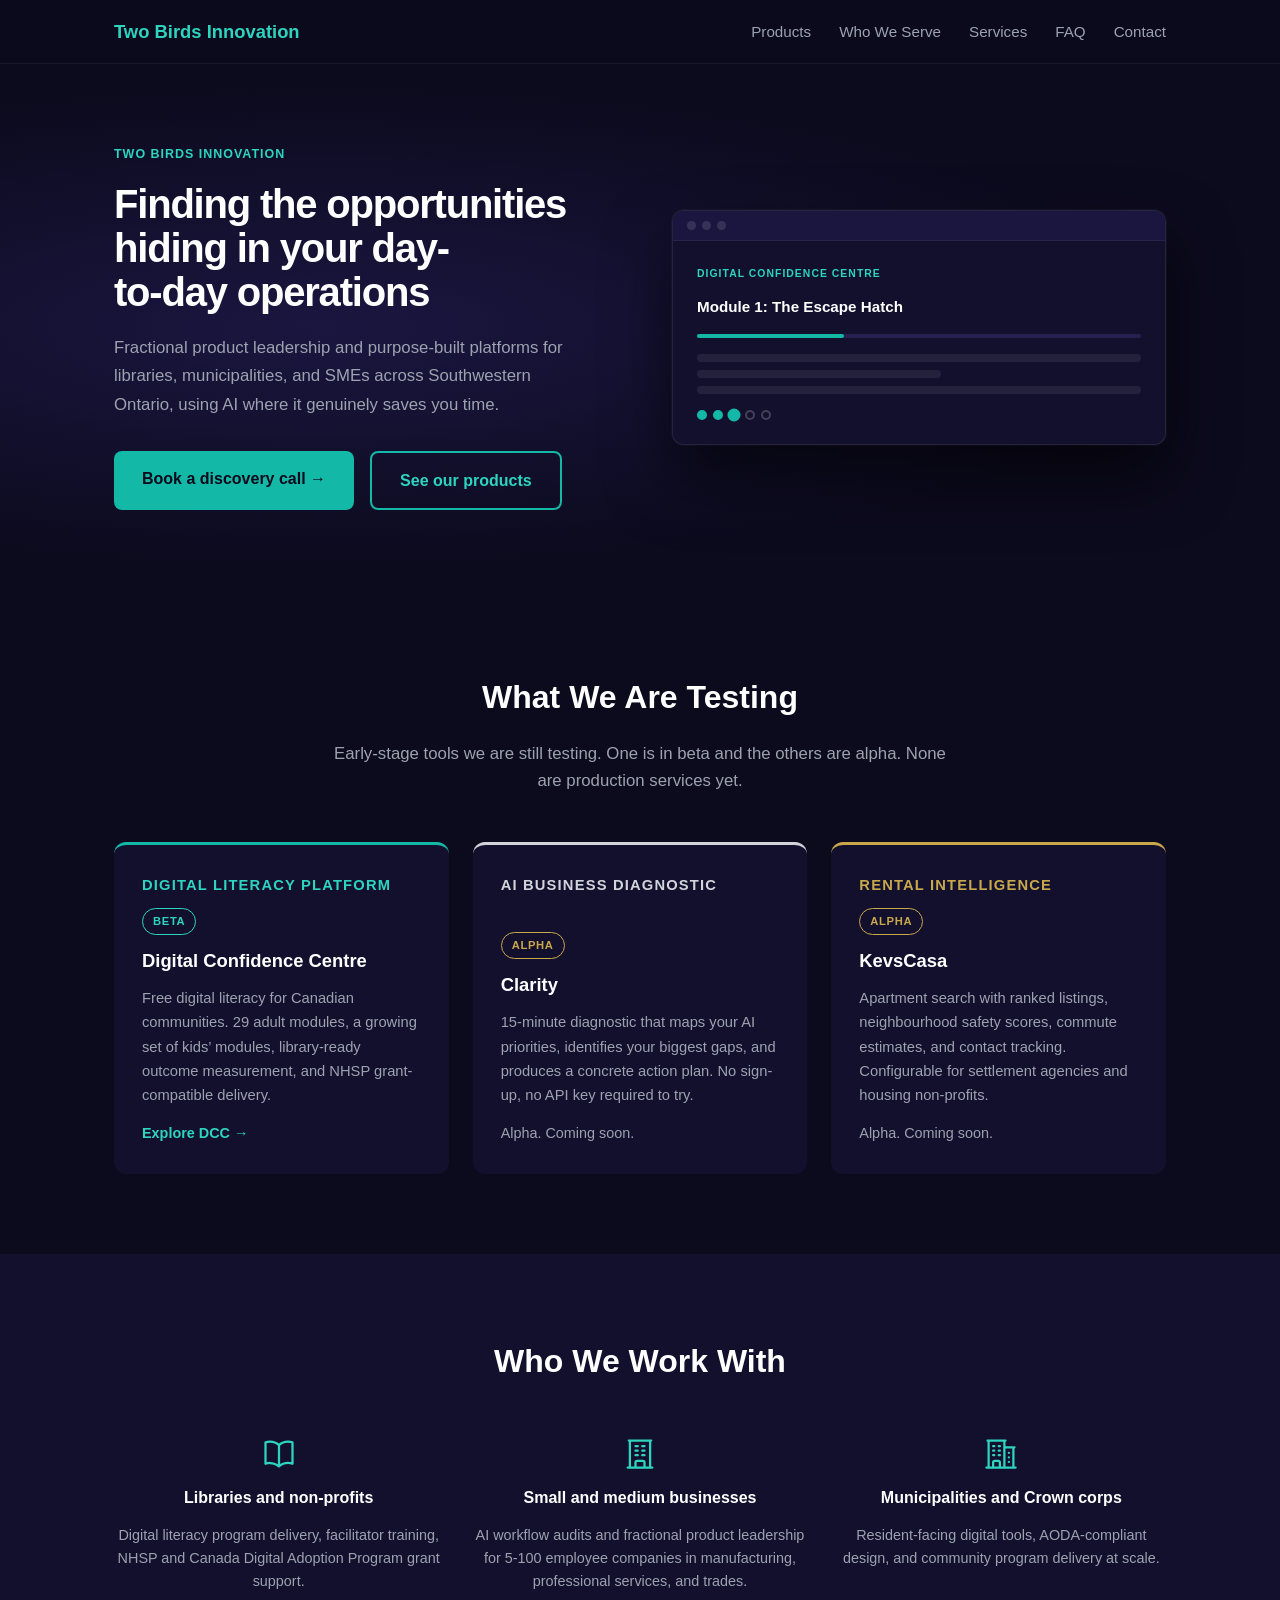
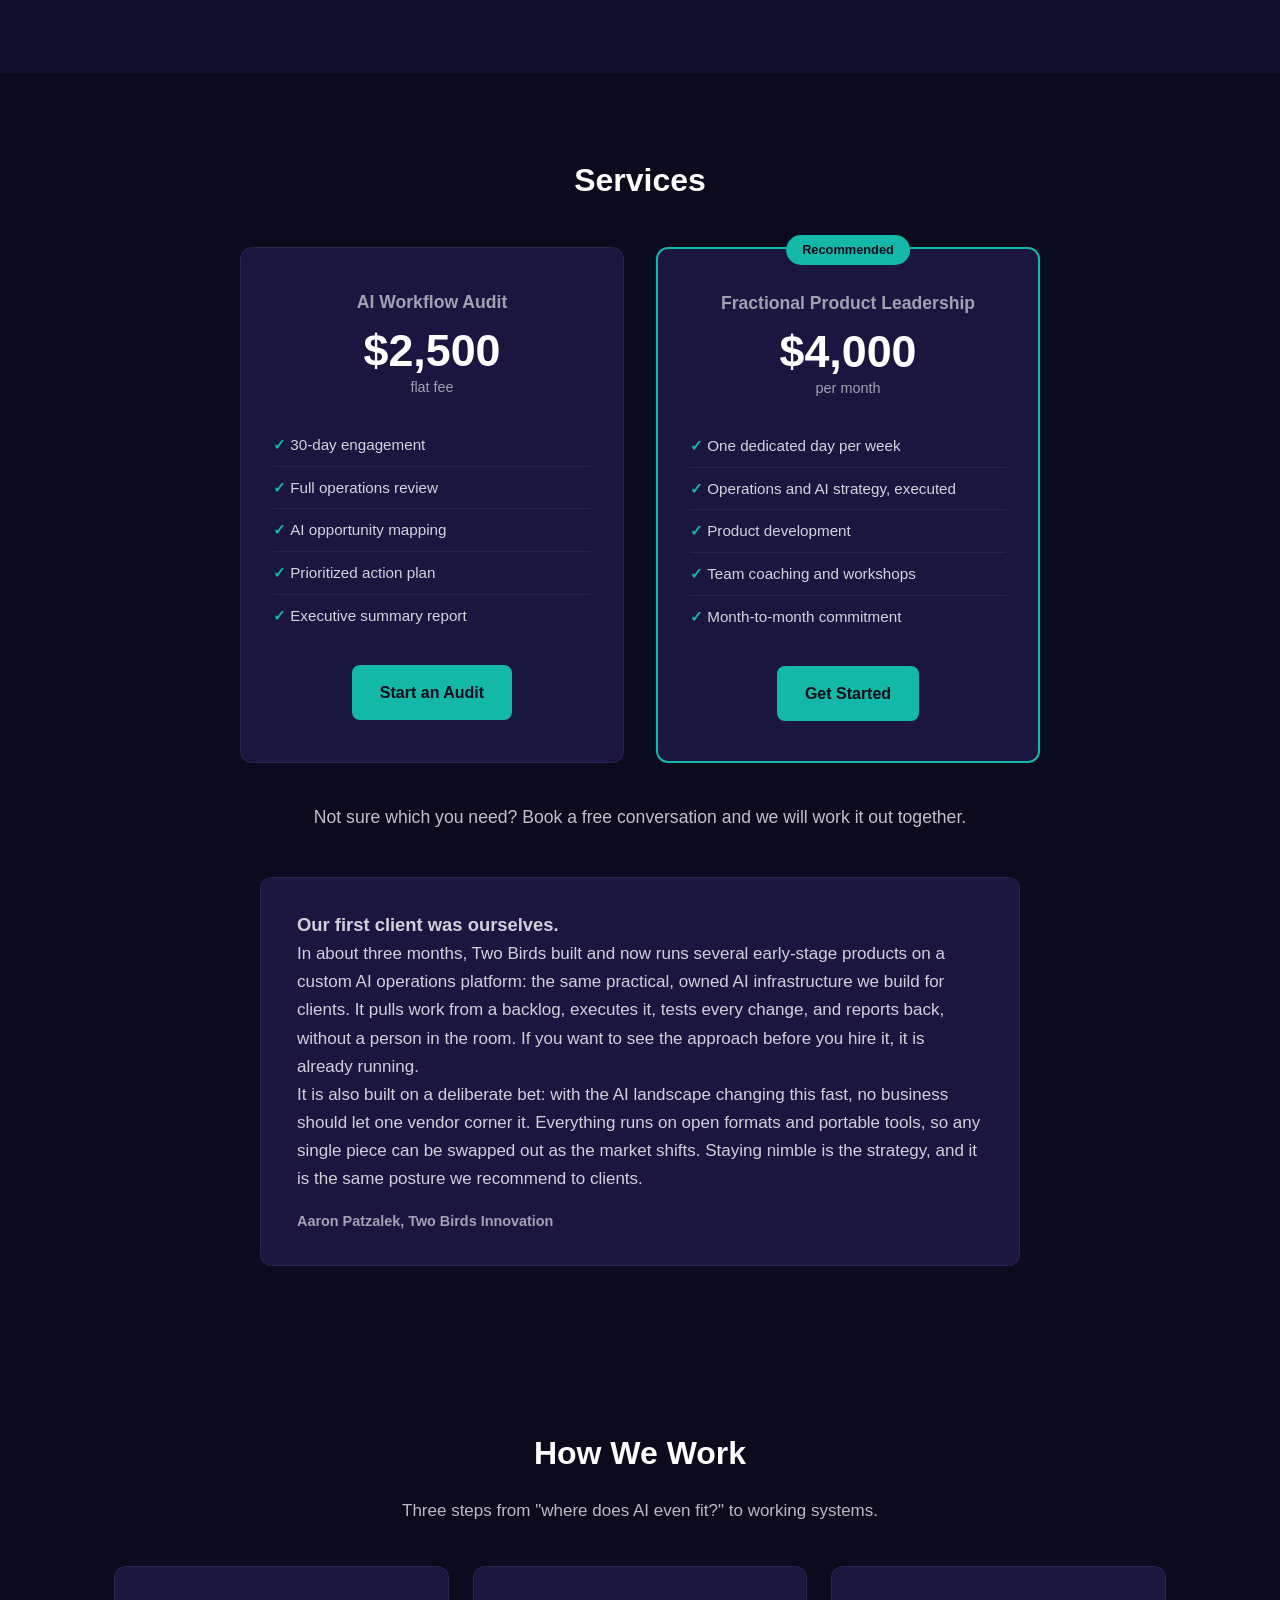
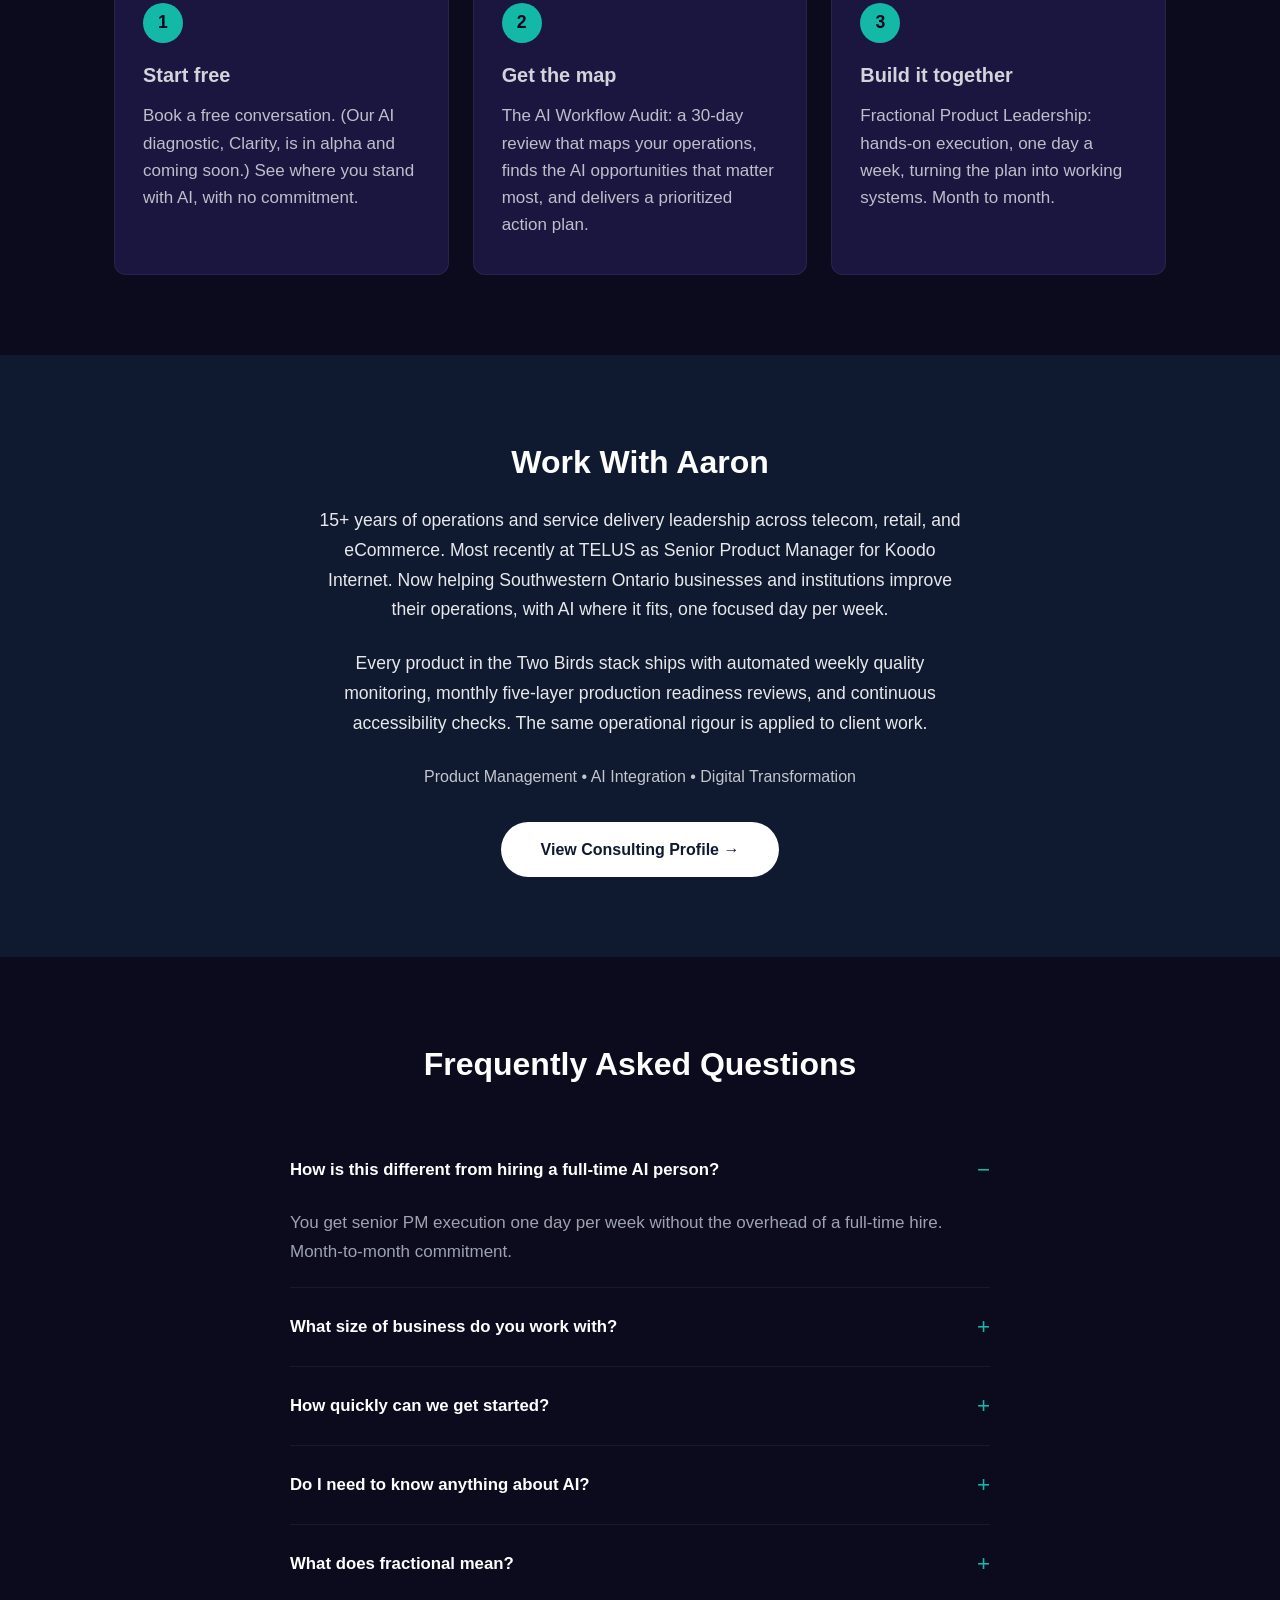
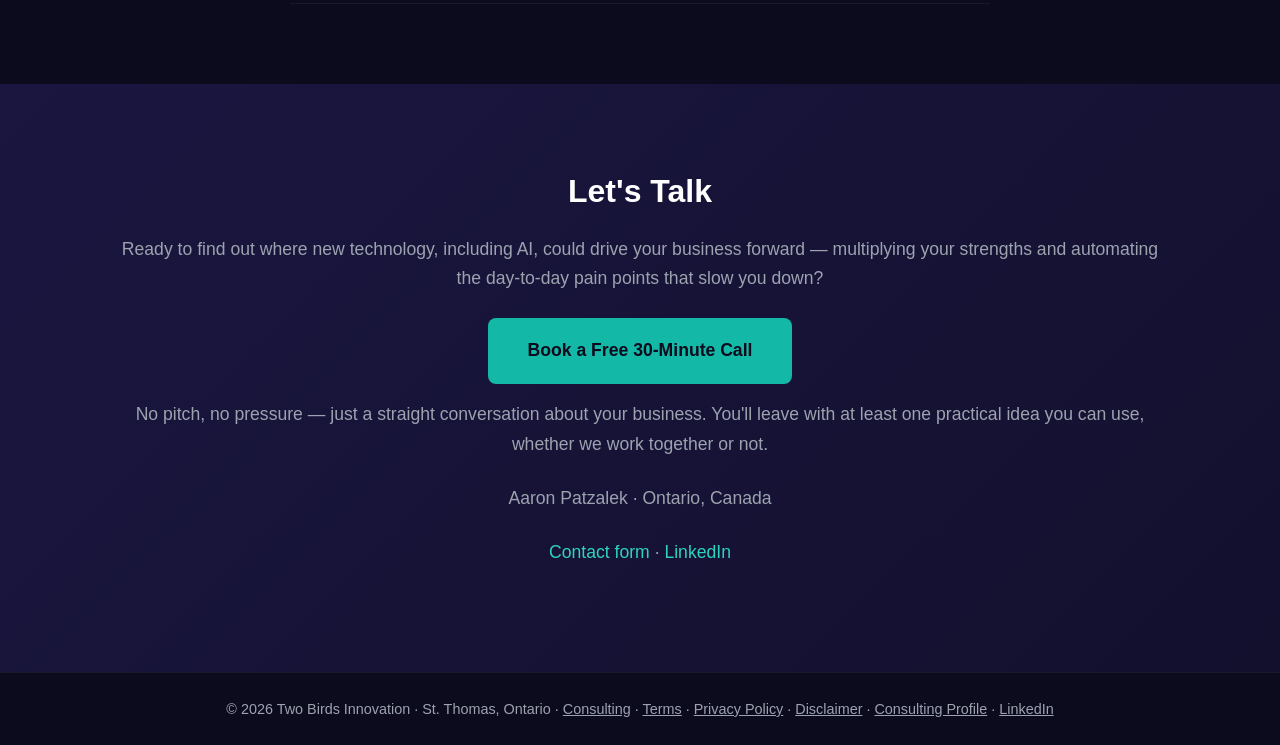
<file: index.html>
<!DOCTYPE html>
<html lang="en-CA">
<head>
    <meta charset="UTF-8">
    <meta name="viewport" content="width=device-width, initial-scale=1.0">
    <title>Two Birds Innovation: Operational Efficiency, Discovered and Delivered</title>
    <meta name="description" content="Two Birds Innovation helps libraries, municipalities, and small businesses across Southwestern Ontario turn repetitive day-to-day work into simple tools that save time and make operations easier. Fractional product leadership and purpose-built digital platforms.">
    <meta name="robots" content="index, follow">
    <link rel="canonical" href="https://twobirds-kramerica.github.io/two-birds-innovation/">
    <meta property="og:title" content="Two Birds Innovation: Operational Efficiency, Discovered and Delivered">
    <meta property="og:description" content="Fractional product leadership and purpose-built digital platforms for libraries, municipalities, and SMEs across Southwestern Ontario.">
    <meta property="og:type" content="website">
    <meta property="og:url" content="https://twobirds-kramerica.github.io/two-birds-innovation/">
    <meta property="og:locale" content="en_CA">
    <meta property="og:image" content="https://twobirds-kramerica.github.io/two-birds-innovation/images/og-card.png">
    <meta property="og:image:width" content="1200">
    <meta property="og:image:height" content="630">
    <meta property="og:image:alt" content="Two Birds Innovation: Operational Efficiency, Discovered and Delivered.">
    <link rel="icon" type="image/svg+xml" href="images/favicon.svg">
    <link rel="stylesheet" href="css/style.css">

    <!-- FAQPage Schema -->
    <script type="application/ld+json">
    {
        "@context": "https://schema.org",
        "@type": "FAQPage",
        "mainEntity": [
            {
                "@type": "Question",
                "name": "How is this different from hiring a full-time AI person?",
                "acceptedAnswer": {
                    "@type": "Answer",
                    "text": "You get senior PM execution one day per week without the overhead of a full-time hire. Month-to-month commitment."
                }
            },
            {
                "@type": "Question",
                "name": "What size of business do you work with?",
                "acceptedAnswer": {
                    "@type": "Answer",
                    "text": "Typically 5-100 employees in Southwestern Ontario. Manufacturing, professional services, trades, non-profit."
                }
            },
            {
                "@type": "Question",
                "name": "How quickly can we get started?",
                "acceptedAnswer": {
                    "@type": "Answer",
                    "text": "The audit starts within one week of signing. Report delivered in 30 days."
                }
            },
            {
                "@type": "Question",
                "name": "Do I need to know anything about AI?",
                "acceptedAnswer": {
                    "@type": "Answer",
                    "text": "No. That is what I am for."
                }
            },
            {
                "@type": "Question",
                "name": "What does fractional mean?",
                "acceptedAnswer": {
                    "@type": "Answer",
                    "text": "One dedicated day per week, focused entirely on your business. You get the outcomes without the full-time cost."
                }
            }
        ]
    }
    </script>

    <!-- LocalBusiness Schema -->
    <script type="application/ld+json">
    {
        "@context": "https://schema.org",
        "@type": "LocalBusiness",
        "name": "Two Birds Innovation",
        "founder": {
            "@type": "Person",
            "name": "Aaron Patzalek"
        },
        "address": {
            "@type": "PostalAddress",
            "addressLocality": "St. Thomas",
            "addressRegion": "ON",
            "addressCountry": "CA"
        },
        "description": "Operational efficiency, fractional product leadership, and purpose-built digital tools for libraries, municipalities, and SMEs across Southwestern Ontario.",
        "priceRange": "$2,500 - $4,000/month"
    }
    </script>
    <script type="application/ld+json">
    {
        "@context": "https://schema.org",
        "@type": "Organization",
        "name": "Two Birds Innovation",
        "url": "https://twobirds-kramerica.github.io/two-birds-innovation/",
        "founder": { "@type": "Person", "name": "Aaron Patzalek" },
        "foundingLocation": { "@type": "Place", "name": "St. Thomas, Ontario, Canada" },
        "description": "Two Birds Innovation builds free and low-cost digital tools for Canadians — digital literacy education for seniors, AI readiness diagnostics for small businesses — and provides fractional product and operations leadership to libraries, municipalities, and SMEs in Southwestern Ontario.",
        "owns": [
            {
                "@type": "WebApplication",
                "name": "Digital Confidence Centre",
                "url": "https://twobirds-kramerica.github.io/digital-confidence/",
                "applicationCategory": "EducationalApplication",
                "description": "Free digital literacy programme for Canadian seniors — 30 self-paced modules on online safety, scam protection, banking, video calls, and AI, plus caregiver-led activities for children aged 4 to 15. No account required.",
                "offers": { "@type": "Offer", "price": "0", "priceCurrency": "CAD" }
            },
            {
                "@type": "WebApplication",
                "name": "Clarity",
                "url": "https://twobirds-kramerica.github.io/clarity/",
                "applicationCategory": "BusinessApplication",
                "description": "Free AI readiness diagnostic for Canadian small businesses — answer a few questions and receive a personalized SWOT analysis, priority recommendations, and a concrete next step, benchmarked against 15 Canadian industries.",
                "offers": { "@type": "Offer", "price": "0", "priceCurrency": "CAD" }
            },
            {
                "@type": "WebApplication",
                "name": "KevsCasa",
                "applicationCategory": "LifestyleApplication",
                "description": "Apartment-search shortlist tool that ranks rental listings by commute, neighbourhood safety, and total monthly cost. Currently in private use ahead of a public release."
            }
        ]
    }
    </script>
</head>
<body>
    <a href="#main" class="skip-link">Skip to main content</a>

    <!-- Header -->
    <header class="site-header">
        <div class="container">
            <a href="#" class="logo">Two Birds Innovation</a>
            <nav class="main-nav" id="main-nav" aria-label="Main navigation">
                <a href="#products">Products</a>
                <a href="#serve">Who We Serve</a>
                <a href="#services">Services</a>
                <a href="#faq">FAQ</a>
                <a href="#contact">Contact</a>
            </nav>
            <button class="nav-toggle" aria-label="Toggle navigation" aria-expanded="false" aria-controls="main-nav">&#9776;</button>
        </div>
    </header>

    <main id="main">

    <!-- Hero -->
    <section class="hero">
        <div class="container">
            <div class="hero-split">
                <div class="hero-content">
                    <p class="hero-eyebrow">Two Birds Innovation</p>
                    <h1>Finding the opportunities hiding in your day-to-day operations</h1>
                    <p class="hero-sub">Fractional product leadership and purpose-built platforms for libraries, municipalities, and SMEs across Southwestern Ontario, using AI where it genuinely saves you time.</p>
                    <div class="hero-cta">
                        <a href="https://cal.com/twobirds-4n5ajg/30min" class="btn btn-primary" target="_blank" rel="noopener">Book a discovery call &rarr;</a>
                        <a href="#products" class="btn btn-secondary">See our products</a>
                    </div>
                </div>
                <div class="hero-media" aria-hidden="true">
                    <div class="hero-browser">
                        <div class="hero-browser-bar">
                            <span class="hero-browser-dot"></span>
                            <span class="hero-browser-dot"></span>
                            <span class="hero-browser-dot"></span>
                        </div>
                        <div class="hero-browser-body">
                            <p class="hero-mockup-label">Digital Confidence Centre</p>
                            <p class="hero-mockup-module">Module 1: The Escape Hatch</p>
                            <div class="hero-mockup-progress">
                                <div class="hero-mockup-progress-fill"></div>
                            </div>
                            <div class="hero-mockup-line"></div>
                            <div class="hero-mockup-line short"></div>
                            <div class="hero-mockup-line"></div>
                            <div class="hero-mockup-step-row">
                                <div class="hero-mockup-step done"></div>
                                <div class="hero-mockup-step done"></div>
                                <div class="hero-mockup-step current"></div>
                                <div class="hero-mockup-step"></div>
                                <div class="hero-mockup-step"></div>
                            </div>
                        </div>
                    </div>
                </div>
            </div>
        </div>
    </section>

    <!-- Products -->
    <section id="products" class="section">
        <div class="container">
            <h2>What We Are Testing</h2>
            <p class="section-sub">Early-stage tools we are still testing. One is in beta and the others are alpha. None are production services yet.</p>
            <div class="products-grid">
                <div class="product-card product-card-dcc">
                    <p class="product-card-label">Digital Literacy Platform</p>
                    <span class="stage-badge stage-beta">Beta</span>
                    <h3>Digital Confidence Centre</h3>
                    <p>Free digital literacy for Canadian communities. 29 adult modules, a growing set of kids&rsquo; modules, library-ready outcome measurement, and NHSP grant-compatible delivery.</p>
                    <a href="https://twobirds-kramerica.github.io/digital-confidence/" class="product-link" target="_blank" rel="noopener">Explore DCC &rarr;</a>
                </div>
                <div class="product-card product-card-clarity">
                    <p class="product-card-label">AI Business Diagnostic</p>
                    <span class="stage-badge stage-alpha">Alpha</span>
                    <h3>Clarity</h3>
                    <p>15-minute diagnostic that maps your AI priorities, identifies your biggest gaps, and produces a concrete action plan. No sign-up, no API key required to try.</p>
                    <span class="product-link product-link-off">Alpha. Coming soon.</span>
                </div>
                <div class="product-card product-card-kevcasa">
                    <p class="product-card-label">Rental Intelligence</p>
                    <span class="stage-badge stage-alpha">Alpha</span>
                    <h3>KevsCasa</h3>
                    <p>Apartment search with ranked listings, neighbourhood safety scores, commute estimates, and contact tracking. Configurable for settlement agencies and housing non-profits.</p>
                    <span class="product-link product-link-off">Alpha. Coming soon.</span>
                </div>
            </div>
        </div>
    </section>

    <!-- Who We Serve -->
    <section id="serve" class="section section-serve">
        <div class="container">
            <h2>Who We Work With</h2>
            <div class="serve-grid">
                <div class="serve-item">
                    <svg class="serve-icon" aria-hidden="true" viewBox="0 0 24 24" fill="none" stroke="currentColor" stroke-width="1.5" stroke-linecap="round" stroke-linejoin="round">
                        <path d="M12 6.042A8.967 8.967 0 006 3.75c-1.052 0-2.062.18-3 .512v14.25A8.987 8.987 0 016 18c2.305 0 4.408.867 6 2.292m0-14.25a8.966 8.966 0 016-2.292c1.052 0 2.062.18 3 .512v14.25A8.987 8.987 0 0018 18a8.967 8.967 0 00-6 2.292m0-14.25v14.25"/>
                    </svg>
                    <p class="serve-label">Libraries and non-profits</p>
                    <p class="serve-desc">Digital literacy program delivery, facilitator training, NHSP and Canada Digital Adoption Program grant support.</p>
                </div>
                <div class="serve-item">
                    <svg class="serve-icon" aria-hidden="true" viewBox="0 0 24 24" fill="none" stroke="currentColor" stroke-width="1.5" stroke-linecap="round" stroke-linejoin="round">
                        <path d="M3.75 21h16.5M4.5 3h15M5.25 3v18m13.5-18v18M9 6.75h1.5m-1.5 3h1.5m-1.5 3h1.5m3-6H15m-1.5 3H15m-1.5 3H15M9 21v-3.375c0-.621.504-1.125 1.125-1.125h3.75c.621 0 1.125.504 1.125 1.125V21"/>
                    </svg>
                    <p class="serve-label">Small and medium businesses</p>
                    <p class="serve-desc">AI workflow audits and fractional product leadership for 5-100 employee companies in manufacturing, professional services, and trades.</p>
                </div>
                <div class="serve-item">
                    <svg class="serve-icon" aria-hidden="true" viewBox="0 0 24 24" fill="none" stroke="currentColor" stroke-width="1.5" stroke-linecap="round" stroke-linejoin="round">
                        <path d="M2.25 21h19.5m-18-18v18m10.5-18v18m6-13.5V21M6.75 6.75h.75m-.75 3h.75m-.75 3h.75m3-6h.75m-.75 3h.75m-.75 3h.75M6.75 21v-3.375c0-.621.504-1.125 1.125-1.125h2.25c.621 0 1.125.504 1.125 1.125V21M3 3h12m-.75 4.5H21m-3.75 3.75h.008v.008h-.008v-.008zm0 3h.008v.008h-.008v-.008zm0 3h.008v.008h-.008v-.008z"/>
                    </svg>
                    <p class="serve-label">Municipalities and Crown corps</p>
                    <p class="serve-desc">Resident-facing digital tools, AODA-compliant design, and community program delivery at scale.</p>
                </div>
            </div>
        </div>
    </section>

    <!-- Services -->
    <section id="services" class="section services">
        <div class="container">
            <h2>Services</h2>
            <div class="pricing-grid">
                <div class="pricing-card">
                    <h3>AI Workflow Audit</h3>
                    <div class="price">$2,500</div>
                    <span class="price-term">flat fee</span>
                    <ul>
                        <li>30-day engagement</li>
                        <li>Full operations review</li>
                        <li>AI opportunity mapping</li>
                        <li>Prioritized action plan</li>
                        <li>Executive summary report</li>
                    </ul>
                    <a href="#contact" class="btn btn-primary">Start an Audit</a>
                </div>
                <div class="pricing-card featured">
                    <div class="featured-badge">Recommended</div>
                    <h3>Fractional Product Leadership</h3>
                    <div class="price">$4,000</div>
                    <span class="price-term">per month</span>
                    <ul>
                        <li>One dedicated day per week</li>
                        <li>Operations and AI strategy, executed</li>
                        <li>Product development</li>
                        <li>Team coaching and workshops</li>
                        <li>Month-to-month commitment</li>
                    </ul>
                    <a href="#contact" class="btn btn-primary">Get Started</a>
                </div>
            </div>
            <p class="services-note">Not sure which you need? Book a free conversation and we will work it out together.</p>

            <figure class="case-study">
                <blockquote>
                    <p class="case-study__headline">Our first client was ourselves.</p>
                    <p>In about three months, Two Birds built and now runs several early-stage products on a custom AI operations platform: the same practical, owned AI infrastructure we build for clients. It pulls work from a backlog, executes it, tests every change, and reports back, without a person in the room. If you want to see the approach before you hire it, it is already running.</p>
                    <p>It is also built on a deliberate bet: with the AI landscape changing this fast, no business should let one vendor corner it. Everything runs on open formats and portable tools, so any single piece can be swapped out as the market shifts. Staying nimble is the strategy, and it is the same posture we recommend to clients.</p>
                </blockquote>
                <figcaption>Aaron Patzalek, Two Birds Innovation</figcaption>
            </figure>
        </div>
    </section>

    <!-- How We Work -->
    <section id="how-we-work" class="section how-we-work">
        <div class="container">
            <h2>How We Work</h2>
            <p class="steps-lead">Three steps from "where does AI even fit?" to working systems.</p>
            <div class="steps-grid">
                <div class="step-card">
                    <div class="step-number">1</div>
                    <h3>Start free</h3>
                    <p>Book a free conversation. (Our AI diagnostic, Clarity, is in alpha and coming soon.) See where you stand with AI, with no commitment.</p>
                </div>
                <div class="step-card">
                    <div class="step-number">2</div>
                    <h3>Get the map</h3>
                    <p>The AI Workflow Audit: a 30-day review that maps your operations, finds the AI opportunities that matter most, and delivers a prioritized action plan.</p>
                </div>
                <div class="step-card">
                    <div class="step-number">3</div>
                    <h3>Build it together</h3>
                    <p>Fractional Product Leadership: hands-on execution, one day a week, turning the plan into working systems. Month to month.</p>
                </div>
            </div>
        </div>
    </section>

    <!-- Work With Us -->
    <section id="work-with-us" class="section section-work-with-us">
        <div class="container section-work-with-us__inner">
            <h2>Work With Aaron</h2>
            <p class="section-work-with-us__bio">
                15+ years of operations and service delivery leadership across telecom, retail, and eCommerce. Most recently at TELUS as Senior Product Manager for Koodo Internet. Now helping Southwestern Ontario businesses and institutions improve their operations, with AI where it fits, one focused day per week.
            </p>
            <p class="section-work-with-us__bio">
                Every product in the Two Birds stack ships with automated weekly quality monitoring, monthly five-layer production readiness reviews, and continuous accessibility checks. The same operational rigour is applied to client work.
            </p>
            <p class="section-work-with-us__skills">
                Product Management &bull; AI Integration &bull; Digital Transformation
            </p>
            <a href="https://twobirds-kramerica.github.io/aaron-patzalek/" target="_blank" rel="noopener" class="btn-profile">View Consulting Profile &rarr;</a>
        </div>
    </section>

    <!-- FAQ -->
    <section id="faq" class="section faq">
        <div class="container">
            <h2>Frequently Asked Questions</h2>
            <div class="faq-list">
                <details class="faq-item" open>
                    <summary>How is this different from hiring a full-time AI person?</summary>
                    <p>You get senior PM execution one day per week without the overhead of a full-time hire. Month-to-month commitment.</p>
                </details>
                <details class="faq-item">
                    <summary>What size of business do you work with?</summary>
                    <p>Typically 5-100 employees in Southwestern Ontario. Manufacturing, professional services, trades, non-profit.</p>
                </details>
                <details class="faq-item">
                    <summary>How quickly can we get started?</summary>
                    <p>The audit starts within one week of signing. Report delivered in 30 days.</p>
                </details>
                <details class="faq-item">
                    <summary>Do I need to know anything about AI?</summary>
                    <p>No. That is what I am for.</p>
                </details>
                <details class="faq-item">
                    <summary>What does fractional mean?</summary>
                    <p>One dedicated day per week, focused entirely on your business. You get the outcomes without the full-time cost.</p>
                </details>
            </div>
        </div>
    </section>

    <!-- Contact -->
    <section id="contact" class="section contact">
        <div class="container">
            <h2>Let's Talk</h2>
            <p>Ready to find out where new technology, including AI, could drive your business forward &mdash; multiplying your strengths and automating the day-to-day pain points that slow you down?</p>
            <a href="https://cal.com/twobirds-4n5ajg/30min" class="btn btn-primary btn-large contact-btn" target="_blank" rel="noopener">
                Book a Free 30-Minute Call
            </a>
            <p class="contact-note">No pitch, no pressure &mdash; just a straight conversation about your business. You'll leave with at least one practical idea you can use, whether we work together or not.</p>
            <p class="contact-note">Aaron Patzalek &middot; Ontario, Canada</p>
            <div class="contact-details">
                <p><a href="consulting.html#contact">Contact form</a> &middot; <a href="https://linkedin.com/in/aaronpatzalek" target="_blank" rel="noopener">LinkedIn</a></p>
            </div>
        </div>
    </section>

    </main>

    <!-- Footer -->
    <footer class="site-footer">
        <div class="container">
            <p>&copy; <span id="copyright-year">2026</span> Two Birds Innovation &middot; St. Thomas, Ontario &middot; <a href="consulting.html">Consulting</a> &middot; <a href="terms.html">Terms</a> &middot; <a href="privacy.html">Privacy Policy</a> &middot; <a href="disclaimer.html">Disclaimer</a> &middot; <a href="https://twobirds-kramerica.github.io/aaron-patzalek/" target="_blank" rel="noopener">Consulting Profile</a> &middot; <a href="https://linkedin.com/in/aaronpatzalek" target="_blank" rel="noopener">LinkedIn</a></p>
        </div>
    </footer>
    <script>document.getElementById('copyright-year').textContent = new Date().getFullYear();</script>

    <script src="js/main.js"></script>
    <script src="qa-audit.js" defer></script>
</body>
</html>
</file>
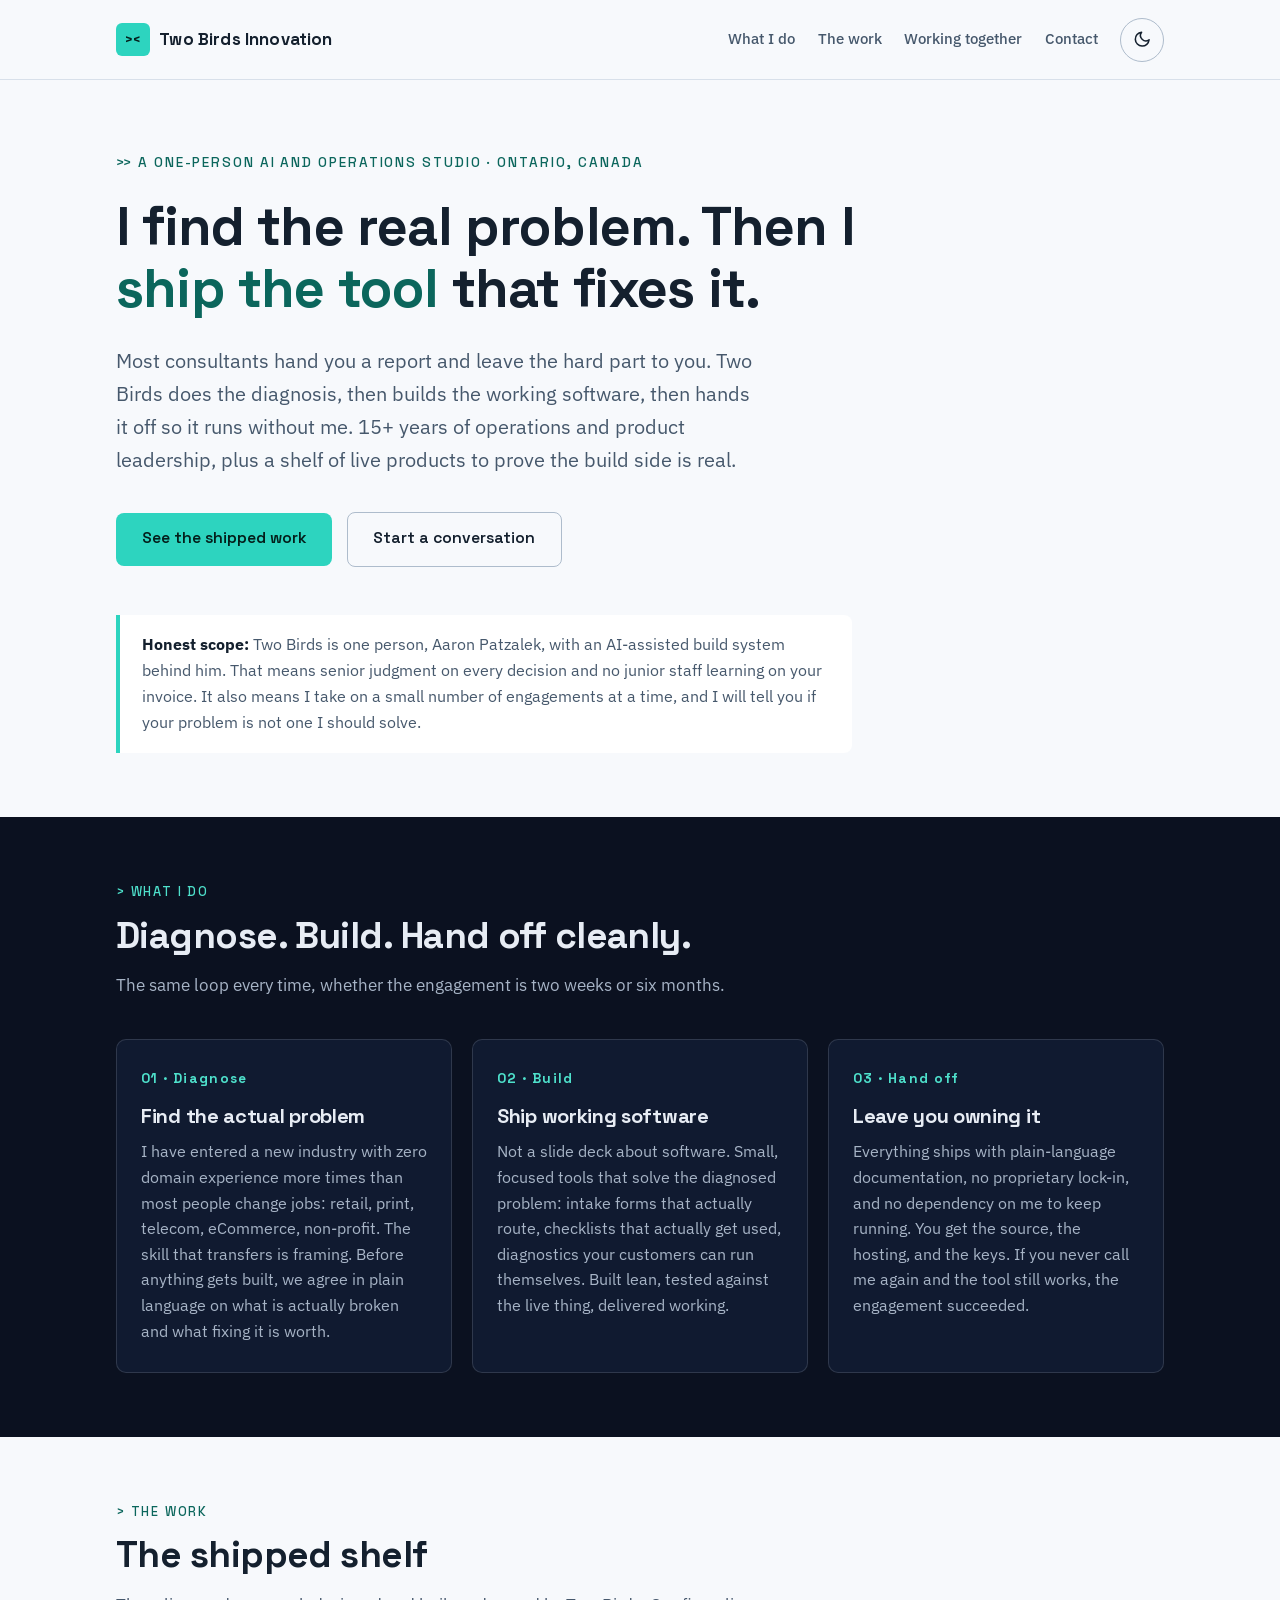
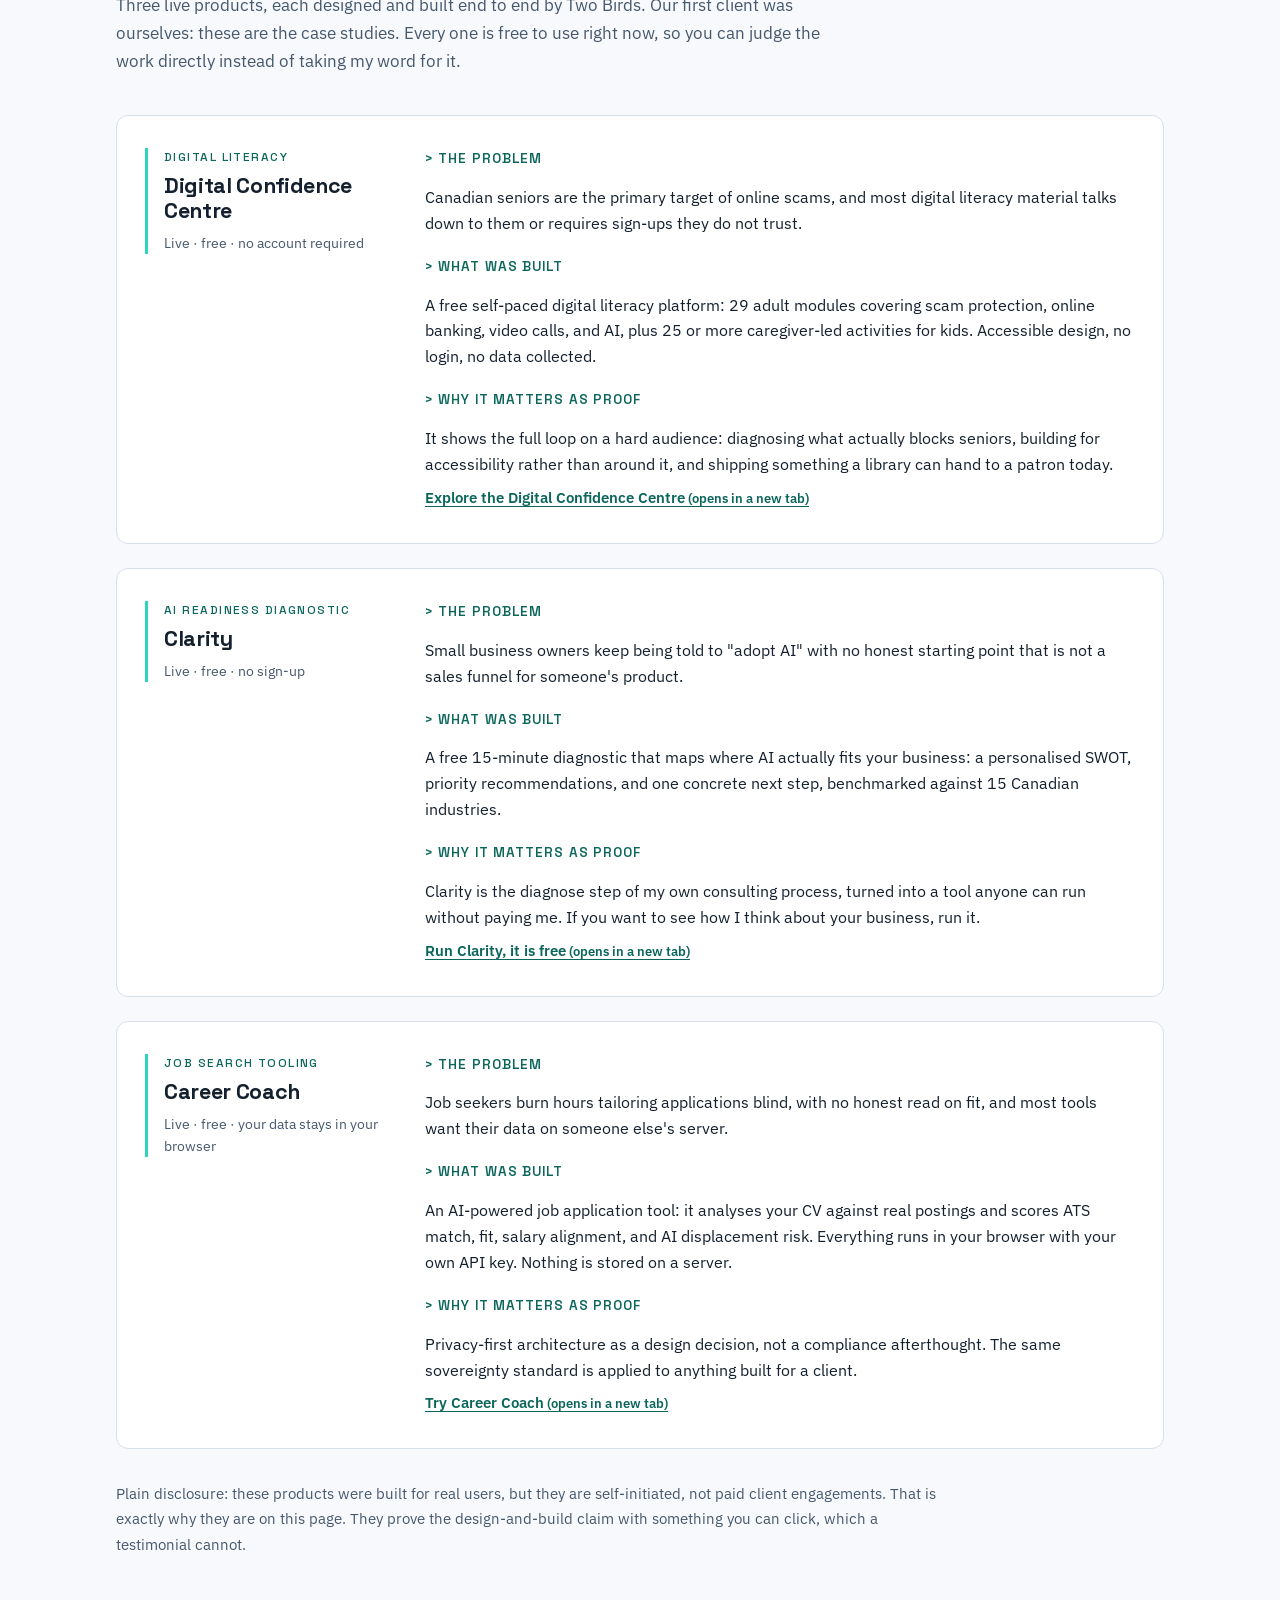
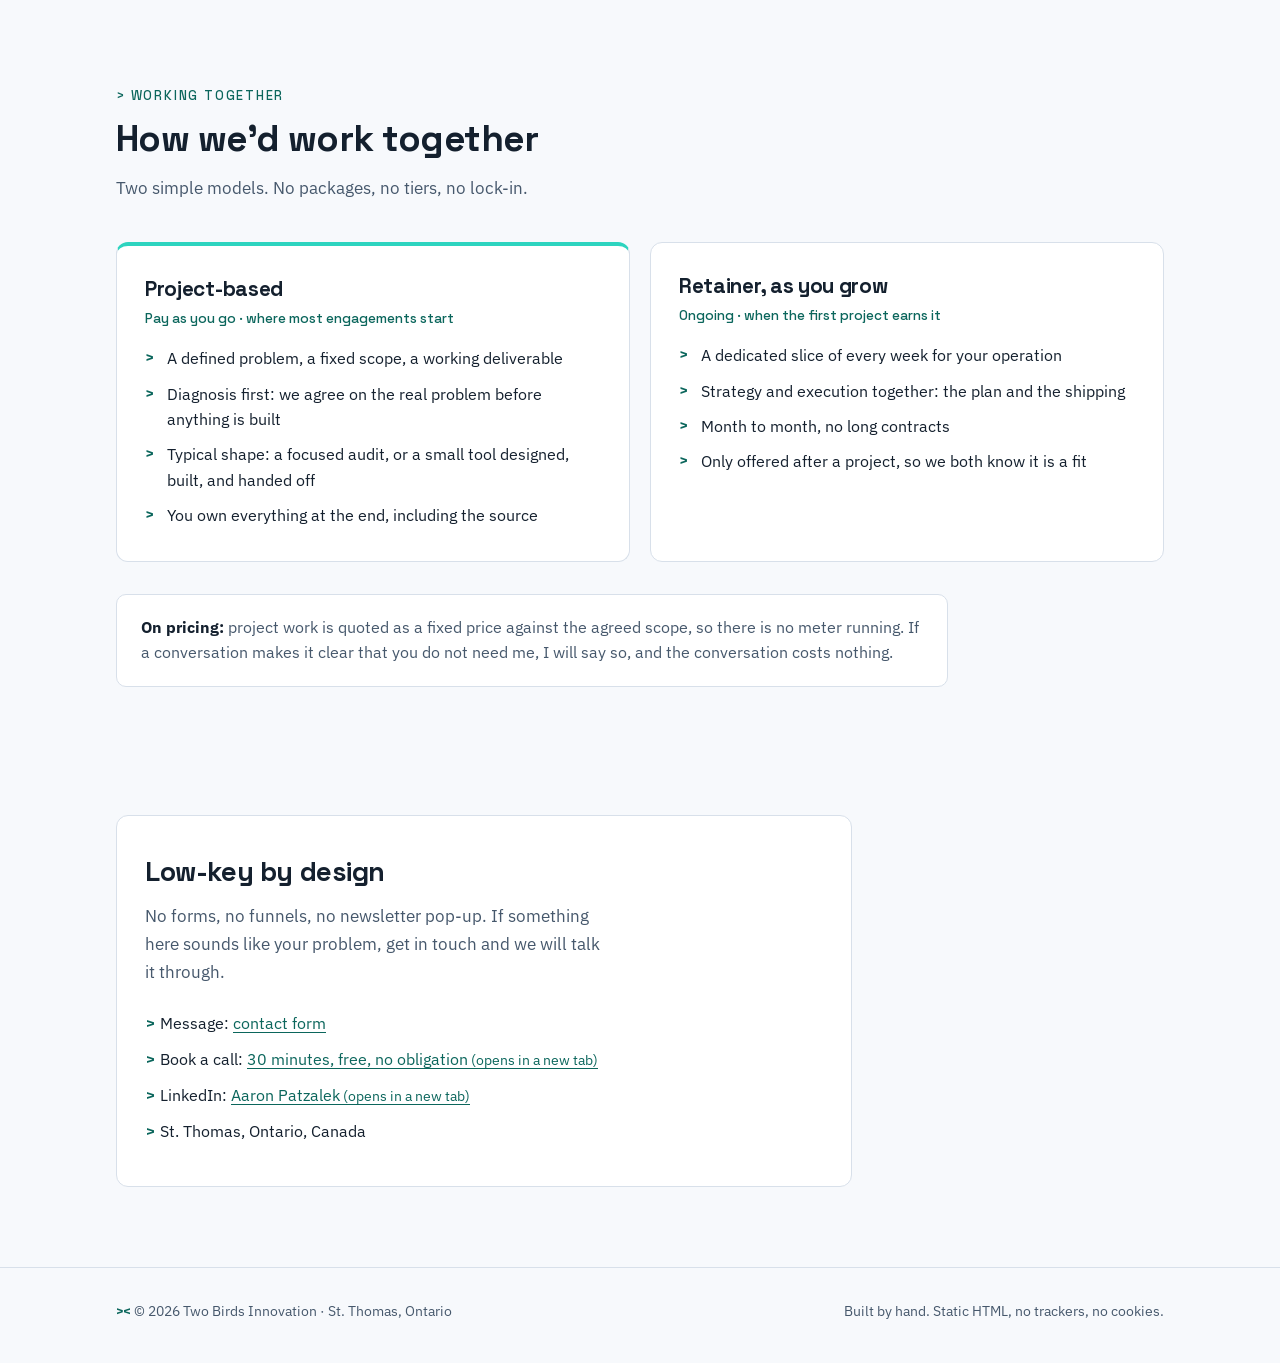
<file: v2-lab/index.html>
<!DOCTYPE html>
<html lang="en-CA">
<head>
    <meta charset="UTF-8">
    <meta name="viewport" content="width=device-width, initial-scale=1.0">
    <title>Two Birds Innovation: I find the real problem, then I ship the tool that fixes it</title>
    <meta name="description" content="Two Birds Innovation is a one-person AI and operations studio in St. Thomas, Ontario. Diagnosis first, then working software, then a clean handoff. Proof: the Digital Confidence Centre, Clarity, and Career Coach, all designed and built here.">
    <meta name="robots" content="noindex, nofollow">
    <link rel="preload" href="fonts/space-grotesk/space-grotesk-latin.woff2" as="font" type="font/woff2" crossorigin>
    <link rel="preload" href="fonts/ibm-plex-sans/ibm-plex-sans-var-latin.woff2" as="font" type="font/woff2" crossorigin>
    <link rel="stylesheet" href="css/tokens.css">
    <script>
    /* Pre-paint theme restore: prevents a light flash for dark-theme users. */
    (function () {
        try {
            var t = localStorage.getItem('tbi-theme');
            if (t === 'light' || t === 'dark') { document.documentElement.setAttribute('data-theme', t); }
        } catch (e) {}
    })();
    </script>
    <style>
        /* ============================================================
           Two Birds Innovation, v2 lab -- "Signal" identity.
           Tokens (palette, dark mode, fonts): css/tokens.css.
           Fonts: Space Grotesk (headings) + IBM Plex Sans (body),
           served locally from ./fonts/, no CDN. System fallbacks.
           Layout/content styles below use Signal token variables so
           both light and dark themes resolve from one rule set.
           ============================================================ */

        :root {
            --heading: var(--font-display);
            --body: var(--font-body);
            --max: 68rem;
            /* Text-safe teal on the always-navy band (11.5:1 on #0B1120) */
            --accent-on-ink: #4EE0CB;
        }

        * { box-sizing: border-box; margin: 0; padding: 0; }

        html { scroll-behavior: smooth; }
        @media (prefers-reduced-motion: reduce) {
            html { scroll-behavior: auto; }
            *, *::before, *::after { transition: none !important; animation: none !important; }
        }

        body {
            font-family: var(--body);
            font-size: 1.0625rem;
            line-height: 1.65;
            color: var(--text);
            background: var(--bg);
            -webkit-font-smoothing: antialiased;
        }

        h1, h2, h3 { font-family: var(--heading); color: var(--text); line-height: 1.15; letter-spacing: -0.015em; }

        a { color: var(--link); text-decoration-thickness: 1px; text-underline-offset: 3px; }
        a:hover { color: var(--link-hover); }
        a:focus-visible, button:focus-visible {
            outline: 3px solid var(--focus);
            outline-offset: 3px;
            border-radius: 2px;
        }

        /* External-link framing: every off-site link says so, in words. */
        .ext-note { font-family: var(--body); font-size: 0.85em; color: inherit; white-space: nowrap; }

        .skip-link {
            position: absolute;
            left: -9999px;
            top: 0;
            background: var(--ink-panel);
            color: var(--text-on-ink);
            padding: 0.75rem 1.25rem;
            z-index: 100;
        }
        .skip-link:focus { left: 0.5rem; top: 0.5rem; }

        .wrap { max-width: var(--max); margin: 0 auto; padding: 0 1.25rem; }

        /* ---------- header ---------- */
        .site-header {
            border-bottom: 1px solid var(--border);
            background: var(--bg);
        }
        .site-header .wrap {
            display: flex;
            align-items: center;
            justify-content: space-between;
            gap: 1rem;
            padding-top: 1.1rem;
            padding-bottom: 1.1rem;
            flex-wrap: wrap;
        }
        .wordmark {
            display: inline-flex;
            align-items: center;
            gap: 0.6rem;
            font-family: var(--heading);
            font-weight: 700;
            font-size: 1.05rem;
            color: var(--text);
            text-decoration: none;
            letter-spacing: 0.01em;
        }
        .wordmark:hover { color: var(--text); }
        .chev-mark {
            display: inline-grid;
            place-items: center;
            width: 2.1rem;
            height: 2.1rem;
            background: var(--accent-bright);
            color: var(--btn-text);
            border-radius: 6px;
            font-family: var(--heading);
            font-weight: 700;
            font-size: 0.85rem;
            line-height: 1;
            letter-spacing: -0.05em;
        }
        .site-nav { display: flex; gap: 1.4rem; flex-wrap: wrap; align-items: center; }
        .site-nav a {
            font-size: 0.92rem;
            font-weight: 500;
            color: var(--text-muted);
            text-decoration: none;
        }
        .site-nav a:hover { color: var(--link); text-decoration: underline; }

        /* ---------- theme toggle (Signal, restored) ---------- */
        .theme-toggle {
            appearance: none;
            background: transparent;
            border: 1px solid var(--border-strong);
            border-radius: 999px;
            color: var(--text);
            width: 2.75rem;
            height: 2.75rem;
            display: inline-flex;
            align-items: center;
            justify-content: center;
            cursor: pointer;
        }
        .theme-toggle:hover { border-color: var(--accent); color: var(--accent); }
        .theme-toggle svg { width: 1.15rem; height: 1.15rem; }
        .theme-toggle .icon-sun { display: none; }
        :root[data-theme="dark"] .theme-toggle .icon-sun { display: block; }
        :root[data-theme="dark"] .theme-toggle .icon-moon { display: none; }
        @media (prefers-color-scheme: dark) {
            :root:not([data-theme="light"]):not([data-theme="dark"]) .theme-toggle .icon-sun { display: block; }
            :root:not([data-theme="light"]):not([data-theme="dark"]) .theme-toggle .icon-moon { display: none; }
        }

        /* ---------- hero ---------- */
        .hero { padding: 4.5rem 0 4rem; }
        .hero .kicker {
            font-family: var(--heading);
            font-size: 0.85rem;
            font-weight: 500;
            letter-spacing: 0.14em;
            text-transform: uppercase;
            color: var(--accent);
            margin-bottom: 1.25rem;
        }
        .hero .kicker::before { content: '\003E\003E\00A0\00A0'; color: var(--accent); letter-spacing: -0.1em; margin-right: 0.4em; }
        .hero h1 {
            font-size: clamp(2rem, 5.5vw, 3.4rem);
            font-weight: 700;
            max-width: 21ch;
            margin-bottom: 1.5rem;
        }
        .hero h1 em { font-style: normal; color: var(--accent); }
        .hero .lede {
            font-size: clamp(1.05rem, 2.2vw, 1.25rem);
            color: var(--text-muted);
            max-width: 54ch;
            margin-bottom: 2.25rem;
        }
        .cta-row { display: flex; gap: 0.9rem; flex-wrap: wrap; align-items: center; }
        .btn {
            display: inline-block;
            font-family: var(--heading);
            font-weight: 600;
            font-size: 0.98rem;
            padding: 0.85rem 1.6rem;
            border-radius: 8px;
            text-decoration: none;
            transition: background-color 0.15s ease, color 0.15s ease;
        }
        .btn-primary { background: var(--accent-bright); color: var(--btn-text); }
        .btn-primary:hover { background: #8FEEDF; color: var(--btn-text); }
        .btn-ghost { color: var(--text); border: 1.5px solid var(--border-strong); background: transparent; }
        .btn-ghost:hover { border-color: var(--accent); color: var(--accent); }

        .hero-honest {
            margin-top: 3rem;
            padding: 1.1rem 1.4rem;
            border-left: 4px solid var(--accent-bright);
            background: var(--surface);
            border-radius: 0 8px 8px 0;
            max-width: 46rem;
            font-size: 0.98rem;
            color: var(--text-muted);
        }
        .hero-honest strong { color: var(--text); }

        /* ---------- section scaffolding ---------- */
        section { padding: 4rem 0; }
        .sec-head { margin-bottom: 2.5rem; max-width: 46rem; }
        .sec-head .kicker {
            font-family: var(--heading);
            font-size: 0.8rem;
            font-weight: 500;
            letter-spacing: 0.14em;
            text-transform: uppercase;
            color: var(--accent);
            margin-bottom: 0.75rem;
        }
        .sec-head .kicker::before { content: '\003E\00A0'; color: var(--accent); }
        .sec-head h2 { font-size: clamp(1.6rem, 3.6vw, 2.3rem); margin-bottom: 0.9rem; }
        .sec-head p { color: var(--text-muted); }

        /* ---------- what I do ---------- */
        .band { background: var(--ink-panel); color: var(--muted-on-ink); }
        .band .sec-head h2 { color: var(--text-on-ink); }
        .band .sec-head .kicker { color: var(--accent-on-ink); }
        .band .sec-head .kicker::before { color: var(--accent-on-ink); }
        .band .sec-head p { color: var(--muted-on-ink); }
        .three-col {
            display: grid;
            gap: 1.25rem;
            grid-template-columns: 1fr;
        }
        @media (min-width: 760px) { .three-col { grid-template-columns: repeat(3, 1fr); } }
        .do-card {
            background: var(--ink-panel-2);
            border: 1px solid var(--border-on-ink);
            border-radius: 10px;
            padding: 1.75rem 1.5rem;
        }
        .do-card .step {
            font-family: var(--heading);
            font-weight: 700;
            font-size: 0.85rem;
            letter-spacing: 0.1em;
            color: var(--accent-on-ink);
            margin-bottom: 0.9rem;
        }
        .do-card h3 { color: var(--text-on-ink); font-size: 1.25rem; margin-bottom: 0.7rem; }
        .do-card p { font-size: 0.97rem; color: var(--muted-on-ink); }

        /* ---------- shelf / case studies ---------- */
        .case-list { display: grid; gap: 1.5rem; }
        .case {
            background: var(--surface);
            border: 1px solid var(--border);
            border-radius: 12px;
            padding: 2rem 1.75rem;
            display: grid;
            gap: 1.5rem;
            grid-template-columns: 1fr;
        }
        @media (min-width: 820px) { .case { grid-template-columns: 16rem 1fr; } }
        .case-id { border-left: 3px solid var(--accent-bright); padding-left: 1rem; align-self: start; }
        .case-id .tag {
            font-family: var(--heading);
            font-size: 0.75rem;
            font-weight: 500;
            letter-spacing: 0.12em;
            text-transform: uppercase;
            color: var(--accent);
            display: block;
            margin-bottom: 0.4rem;
        }
        .case-id h3 { font-size: 1.35rem; margin-bottom: 0.5rem; }
        .case-id .status { font-size: 0.85rem; color: var(--text-muted); }
        .case-body dl { display: grid; gap: 0.9rem; }
        .case-body dt {
            font-family: var(--heading);
            font-weight: 600;
            font-size: 0.85rem;
            letter-spacing: 0.08em;
            text-transform: uppercase;
            color: var(--accent);
        }
        .case-body dt::before { content: '\003E\00A0'; color: var(--accent); }
        .case-body dd { font-size: 0.98rem; color: var(--text); margin-bottom: 0.3rem; }
        .case-body .case-link { font-weight: 600; font-size: 0.95rem; }

        .shelf-note {
            margin-top: 2rem;
            font-size: 0.95rem;
            color: var(--text-muted);
            max-width: 52rem;
        }

        /* ---------- how we'd work ---------- */
        .work-grid { display: grid; gap: 1.25rem; grid-template-columns: 1fr; }
        @media (min-width: 760px) { .work-grid { grid-template-columns: 1fr 1fr; } }
        .work-card {
            background: var(--surface);
            border: 1px solid var(--border);
            border-radius: 12px;
            padding: 2rem 1.75rem;
        }
        .work-card.lead-card { border-top: 4px solid var(--accent-bright); }
        .work-card h3 { font-size: 1.3rem; margin-bottom: 0.35rem; }
        .work-card .model {
            font-family: var(--heading);
            font-size: 0.85rem;
            color: var(--accent);
            font-weight: 500;
            margin-bottom: 1rem;
        }
        .work-card ul { list-style: none; display: grid; gap: 0.6rem; margin-bottom: 0; }
        .work-card li { padding-left: 1.4rem; position: relative; font-size: 0.97rem; }
        .work-card li::before {
            content: '\003E';
            position: absolute;
            left: 0;
            color: var(--accent);
            font-family: var(--heading);
            font-weight: 700;
        }
        .work-plain {
            margin-top: 2rem;
            padding: 1.25rem 1.5rem;
            background: var(--surface);
            border: 1px solid var(--border);
            border-radius: 10px;
            font-size: 0.97rem;
            color: var(--text-muted);
            max-width: 52rem;
        }
        .work-plain strong { color: var(--text); }

        /* ---------- contact ---------- */
        .contact { padding-bottom: 5rem; }
        .contact-inner {
            border: 1px solid var(--border);
            border-radius: 12px;
            background: var(--surface);
            padding: 2.5rem 1.75rem;
            max-width: 46rem;
        }
        .contact-inner h2 { font-size: 1.7rem; margin-bottom: 0.9rem; }
        .contact-inner p { color: var(--text-muted); margin-bottom: 1.5rem; max-width: 46ch; }
        .contact-lines { list-style: none; display: grid; gap: 0.55rem; font-size: 1rem; }
        .contact-lines li::before { content: '\003E\00A0'; color: var(--accent); font-family: var(--heading); font-weight: 700; }

        /* ---------- footer ---------- */
        .site-footer {
            border-top: 1px solid var(--border);
            padding: 2rem 0 2.5rem;
            font-size: 0.88rem;
            color: var(--text-muted);
        }
        .site-footer .wrap { display: flex; justify-content: space-between; gap: 1rem; flex-wrap: wrap; }
        .foot-chev { font-family: var(--heading); color: var(--accent); font-weight: 700; letter-spacing: -0.05em; }
    </style>
</head>
<body>
    <a href="#main" class="skip-link">Skip to main content</a>

    <header class="site-header">
        <div class="wrap">
            <a href="#main" class="wordmark">
                <span class="chev-mark" aria-hidden="true">&gt;&lt;</span>
                Two Birds Innovation
            </a>
            <nav class="site-nav" aria-label="Main navigation">
                <a href="#what-i-do">What I do</a>
                <a href="#shelf">The work</a>
                <a href="#working-together">Working together</a>
                <a href="#contact">Contact</a>
                <button class="theme-toggle" type="button" aria-label="Toggle dark theme" aria-pressed="false">
                    <svg class="icon-moon" aria-hidden="true" viewBox="0 0 24 24" fill="none" stroke="currentColor" stroke-width="2" stroke-linecap="round" stroke-linejoin="round"><path d="M21 12.79A9 9 0 1 1 11.21 3 7 7 0 0 0 21 12.79z"/></svg>
                    <svg class="icon-sun" aria-hidden="true" viewBox="0 0 24 24" fill="none" stroke="currentColor" stroke-width="2" stroke-linecap="round" stroke-linejoin="round"><circle cx="12" cy="12" r="5"/><line x1="12" y1="1" x2="12" y2="4"/><line x1="12" y1="20" x2="12" y2="23"/><line x1="4.22" y1="4.22" x2="6.34" y2="6.34"/><line x1="17.66" y1="17.66" x2="19.78" y2="19.78"/><line x1="1" y1="12" x2="4" y2="12"/><line x1="20" y1="12" x2="23" y2="12"/><line x1="4.22" y1="19.78" x2="6.34" y2="17.66"/><line x1="17.66" y1="6.34" x2="19.78" y2="4.22"/></svg>
                </button>
            </nav>
        </div>
    </header>

    <main id="main">

        <!-- ================= HERO ================= -->
        <section class="hero" aria-labelledby="hero-h">
            <div class="wrap">
                <p class="kicker">A one-person AI and operations studio &middot; Ontario, Canada</p>
                <h1 id="hero-h">I find the real problem. Then I <em>ship the tool</em> that fixes it.</h1>
                <p class="lede">
                    Most consultants hand you a report and leave the hard part to you.
                    Two Birds does the diagnosis, then builds the working software, then hands it
                    off so it runs without me. <span>15+ years</span> of operations and product leadership,
                    plus a shelf of live products to prove the build side is real.
                </p>
                <div class="cta-row">
                    <a class="btn btn-primary" href="#shelf">See the shipped work</a>
                    <a class="btn btn-ghost" href="#contact">Start a conversation</a>
                </div>
                <p class="hero-honest">
                    <strong>Honest scope:</strong> Two Birds is one person, Aaron Patzalek, with an
                    AI-assisted build system behind him. That means senior judgment on every decision
                    and no junior staff learning on your invoice. It also means I take on a small
                    number of engagements at a time, and I will tell you if your problem is not one
                    I should solve.
                </p>
            </div>
        </section>

        <!-- ================= WHAT I DO ================= -->
        <section id="what-i-do" class="band" aria-labelledby="what-h">
            <div class="wrap">
                <div class="sec-head">
                    <p class="kicker">What I do</p>
                    <h2 id="what-h">Diagnose. Build. Hand off cleanly.</h2>
                    <p>The same loop every time, whether the engagement is two weeks or six months.</p>
                </div>
                <div class="three-col">
                    <div class="do-card">
                        <p class="step">01 &middot; Diagnose</p>
                        <h3>Find the actual problem</h3>
                        <p>
                            I have entered a new industry with zero domain experience more times than
                            most people change jobs: retail, print, telecom, eCommerce, non-profit.
                            The skill that transfers is framing. Before anything gets built, we agree
                            in plain language on what is actually broken and what fixing it is worth.
                        </p>
                    </div>
                    <div class="do-card">
                        <p class="step">02 &middot; Build</p>
                        <h3>Ship working software</h3>
                        <p>
                            Not a slide deck about software. Small, focused tools that solve the
                            diagnosed problem: intake forms that actually route, checklists that
                            actually get used, diagnostics your customers can run themselves.
                            Built lean, tested against the live thing, delivered working.
                        </p>
                    </div>
                    <div class="do-card">
                        <p class="step">03 &middot; Hand off</p>
                        <h3>Leave you owning it</h3>
                        <p>
                            Everything ships with plain-language documentation, no proprietary lock-in,
                            and no dependency on me to keep running. You get the source, the hosting,
                            and the keys. If you never call me again and the tool still works, the
                            engagement succeeded.
                        </p>
                    </div>
                </div>
            </div>
        </section>

        <!-- ================= THE SHIPPED SHELF ================= -->
        <section id="shelf" aria-labelledby="shelf-h">
            <div class="wrap">
                <div class="sec-head">
                    <p class="kicker">The work</p>
                    <h2 id="shelf-h">The shipped shelf</h2>
                    <p>
                        Three live products, each designed and built end to end by Two Birds.
                        Our first client was ourselves: these are the case studies. Every one is
                        free to use right now, so you can judge the work directly instead of
                        taking my word for it.
                    </p>
                </div>

                <div class="case-list">

                    <article class="case" aria-labelledby="case-dcc">
                        <div class="case-id">
                            <span class="tag">Digital literacy</span>
                            <h3 id="case-dcc">Digital Confidence Centre</h3>
                            <p class="status">Live &middot; free &middot; no account required</p>
                        </div>
                        <div class="case-body">
                            <dl>
                                <dt>The problem</dt>
                                <dd>
                                    Canadian seniors are the primary target of online scams, and most
                                    digital literacy material talks down to them or requires sign-ups
                                    they do not trust.
                                </dd>
                                <dt>What was built</dt>
                                <dd>
                                    A free self-paced digital literacy platform: 29 adult modules
                                    covering scam protection, online banking, video calls, and AI,
                                    plus 25 or more caregiver-led activities for kids. Accessible design,
                                    no login, no data collected.
                                </dd>
                                <dt>Why it matters as proof</dt>
                                <dd>
                                    It shows the full loop on a hard audience: diagnosing what actually
                                    blocks seniors, building for accessibility rather than around it,
                                    and shipping something a library can hand to a patron today.
                                </dd>
                            </dl>
                            <p><a class="case-link" href="https://twobirds-kramerica.github.io/digital-confidence/" target="_blank" rel="noopener">Explore the Digital Confidence Centre</a></p>
                        </div>
                    </article>

                    <article class="case" aria-labelledby="case-clarity">
                        <div class="case-id">
                            <span class="tag">AI readiness diagnostic</span>
                            <h3 id="case-clarity">Clarity</h3>
                            <p class="status">Live &middot; free &middot; no sign-up</p>
                        </div>
                        <div class="case-body">
                            <dl>
                                <dt>The problem</dt>
                                <dd>
                                    Small business owners keep being told to "adopt AI" with no honest
                                    starting point that is not a sales funnel for someone's product.
                                </dd>
                                <dt>What was built</dt>
                                <dd>
                                    A free 15-minute diagnostic that maps where AI actually fits your
                                    business: a personalised SWOT, priority recommendations, and one
                                    concrete next step, benchmarked against 15 Canadian industries.
                                </dd>
                                <dt>Why it matters as proof</dt>
                                <dd>
                                    Clarity is the diagnose step of my own consulting process, turned
                                    into a tool anyone can run without paying me. If you want to see
                                    how I think about your business, run it.
                                </dd>
                            </dl>
                            <p><a class="case-link" href="https://twobirds-kramerica.github.io/clarity/" target="_blank" rel="noopener">Run Clarity, it is free</a></p>
                        </div>
                    </article>

                    <article class="case" aria-labelledby="case-cc">
                        <div class="case-id">
                            <span class="tag">Job search tooling</span>
                            <h3 id="case-cc">Career Coach</h3>
                            <p class="status">Live &middot; free &middot; your data stays in your browser</p>
                        </div>
                        <div class="case-body">
                            <dl>
                                <dt>The problem</dt>
                                <dd>
                                    Job seekers burn hours tailoring applications blind, with no honest
                                    read on fit, and most tools want their data on someone else's server.
                                </dd>
                                <dt>What was built</dt>
                                <dd>
                                    An AI-powered job application tool: it analyses your CV against real
                                    postings and scores ATS match, fit, salary alignment, and AI
                                    displacement risk. Everything runs in your browser with your own
                                    API key. Nothing is stored on a server.
                                </dd>
                                <dt>Why it matters as proof</dt>
                                <dd>
                                    Privacy-first architecture as a design decision, not a compliance
                                    afterthought. The same sovereignty standard is applied to anything
                                    built for a client.
                                </dd>
                            </dl>
                            <p><a class="case-link" href="https://twobirds-kramerica.github.io/career-coach/" target="_blank" rel="noopener">Try Career Coach</a></p>
                        </div>
                    </article>

                </div>

                <p class="shelf-note">
                    Plain disclosure: these products were built for real users, but they are
                    self-initiated, not paid client engagements. That is exactly why they are on
                    this page. They prove the design-and-build claim with something you can click,
                    which a testimonial cannot.
                </p>
            </div>
        </section>

        <!-- ================= WORKING TOGETHER ================= -->
        <section id="working-together" aria-labelledby="work-h">
            <div class="wrap">
                <div class="sec-head">
                    <p class="kicker">Working together</p>
                    <h2 id="work-h">How we'd work together</h2>
                    <p>Two simple models. No packages, no tiers, no lock-in.</p>
                </div>
                <div class="work-grid">
                    <div class="work-card lead-card">
                        <h3>Project-based</h3>
                        <p class="model">Pay as you go &middot; where most engagements start</p>
                        <ul>
                            <li>A defined problem, a fixed scope, a working deliverable</li>
                            <li>Diagnosis first: we agree on the real problem before anything is built</li>
                            <li>Typical shape: a focused audit, or a small tool designed, built, and handed off</li>
                            <li>You own everything at the end, including the source</li>
                        </ul>
                    </div>
                    <div class="work-card">
                        <h3>Retainer, as you grow</h3>
                        <p class="model">Ongoing &middot; when the first project earns it</p>
                        <ul>
                            <li>A dedicated slice of every week for your operation</li>
                            <li>Strategy and execution together: the plan and the shipping</li>
                            <li>Month to month, no long contracts</li>
                            <li>Only offered after a project, so we both know it is a fit</li>
                        </ul>
                    </div>
                </div>
                <p class="work-plain">
                    <strong>On pricing:</strong> project work is quoted as a fixed price against the
                    agreed scope, so there is no meter running. If a conversation makes it clear that
                    you do not need me, I will say so, and the conversation costs nothing.
                </p>
            </div>
        </section>

        <!-- ================= CONTACT ================= -->
        <section id="contact" class="contact" aria-labelledby="contact-h">
            <div class="wrap">
                <div class="contact-inner">
                    <h2 id="contact-h">Low-key by design</h2>
                    <p>
                        No forms, no funnels, no newsletter pop-up. If something here sounds like
                        your problem, get in touch and we will talk it through.
                    </p>
                    <ul class="contact-lines">
                        <li>Message: <a href="../consulting.html#contact">contact form</a></li>
                        <li>Book a call: <a href="https://cal.com/twobirds-4n5ajg/30min" target="_blank" rel="noopener">30 minutes, free, no obligation</a></li>
                        <li>LinkedIn: <a href="https://linkedin.com/in/aaronpatzalek" target="_blank" rel="noopener">Aaron Patzalek</a></li>
                        <li>St. Thomas, Ontario, Canada</li>
                    </ul>
                </div>
            </div>
        </section>

    </main>

    <footer class="site-footer">
        <div class="wrap">
            <p><span class="foot-chev" aria-hidden="true">&gt;&lt;</span> &copy; <span id="copyright-year">2026</span> Two Birds Innovation &middot; St. Thomas, Ontario</p>
            <p>Built by hand. Static HTML, no trackers, no cookies.</p>
        </div>
    </footer>
    <script>document.getElementById('copyright-year').textContent = new Date().getFullYear();</script>

    <script>
      // External-link framing: every off-site link opens in a new tab and
      // says so, in words, so nobody is silently taken away from the site.
      (function () {
        var extLinks = document.querySelectorAll('a[href^="http"]');
        for (var li = 0; li < extLinks.length; li++) {
          var extA = extLinks[li];
          if (extA.hostname === window.location.hostname) { continue; }
          extA.setAttribute('target', '_blank');
          var relParts = (extA.getAttribute('rel') || '').split(/\s+/).filter(Boolean);
          if (relParts.indexOf('noopener') === -1) { relParts.push('noopener'); }
          if (relParts.indexOf('noreferrer') === -1) { relParts.push('noreferrer'); }
          extA.setAttribute('rel', relParts.join(' '));
          if (!extA.querySelector('.ext-note')) {
            var extNote = document.createElement('span');
            extNote.className = 'ext-note';
            extNote.textContent = ' (opens in a new tab)';
            extA.appendChild(extNote);
          }
        }
      })();

      // Theme toggle (Signal, restored): system default; explicit choice persisted.
      (function () {
        var root = document.documentElement;
        var toggle = document.querySelector('.theme-toggle');
        if (!toggle) { return; }
        var stored = null;
        try { stored = localStorage.getItem('tbi-theme'); } catch (e) { /* private mode */ }
        var systemDark = window.matchMedia('(prefers-color-scheme: dark)').matches;
        var initial = (stored === 'light' || stored === 'dark') ? stored : (systemDark ? 'dark' : 'light');
        toggle.setAttribute('aria-pressed', String(initial === 'dark'));
        toggle.addEventListener('click', function () {
          var sysDark = window.matchMedia('(prefers-color-scheme: dark)').matches;
          var current = root.getAttribute('data-theme') || (sysDark ? 'dark' : 'light');
          var next = current === 'dark' ? 'light' : 'dark';
          root.setAttribute('data-theme', next);
          try { localStorage.setItem('tbi-theme', next); } catch (e) { /* ignore */ }
          toggle.setAttribute('aria-pressed', String(next === 'dark'));
        });
      })();
    </script>
</body>
</html>
</file>
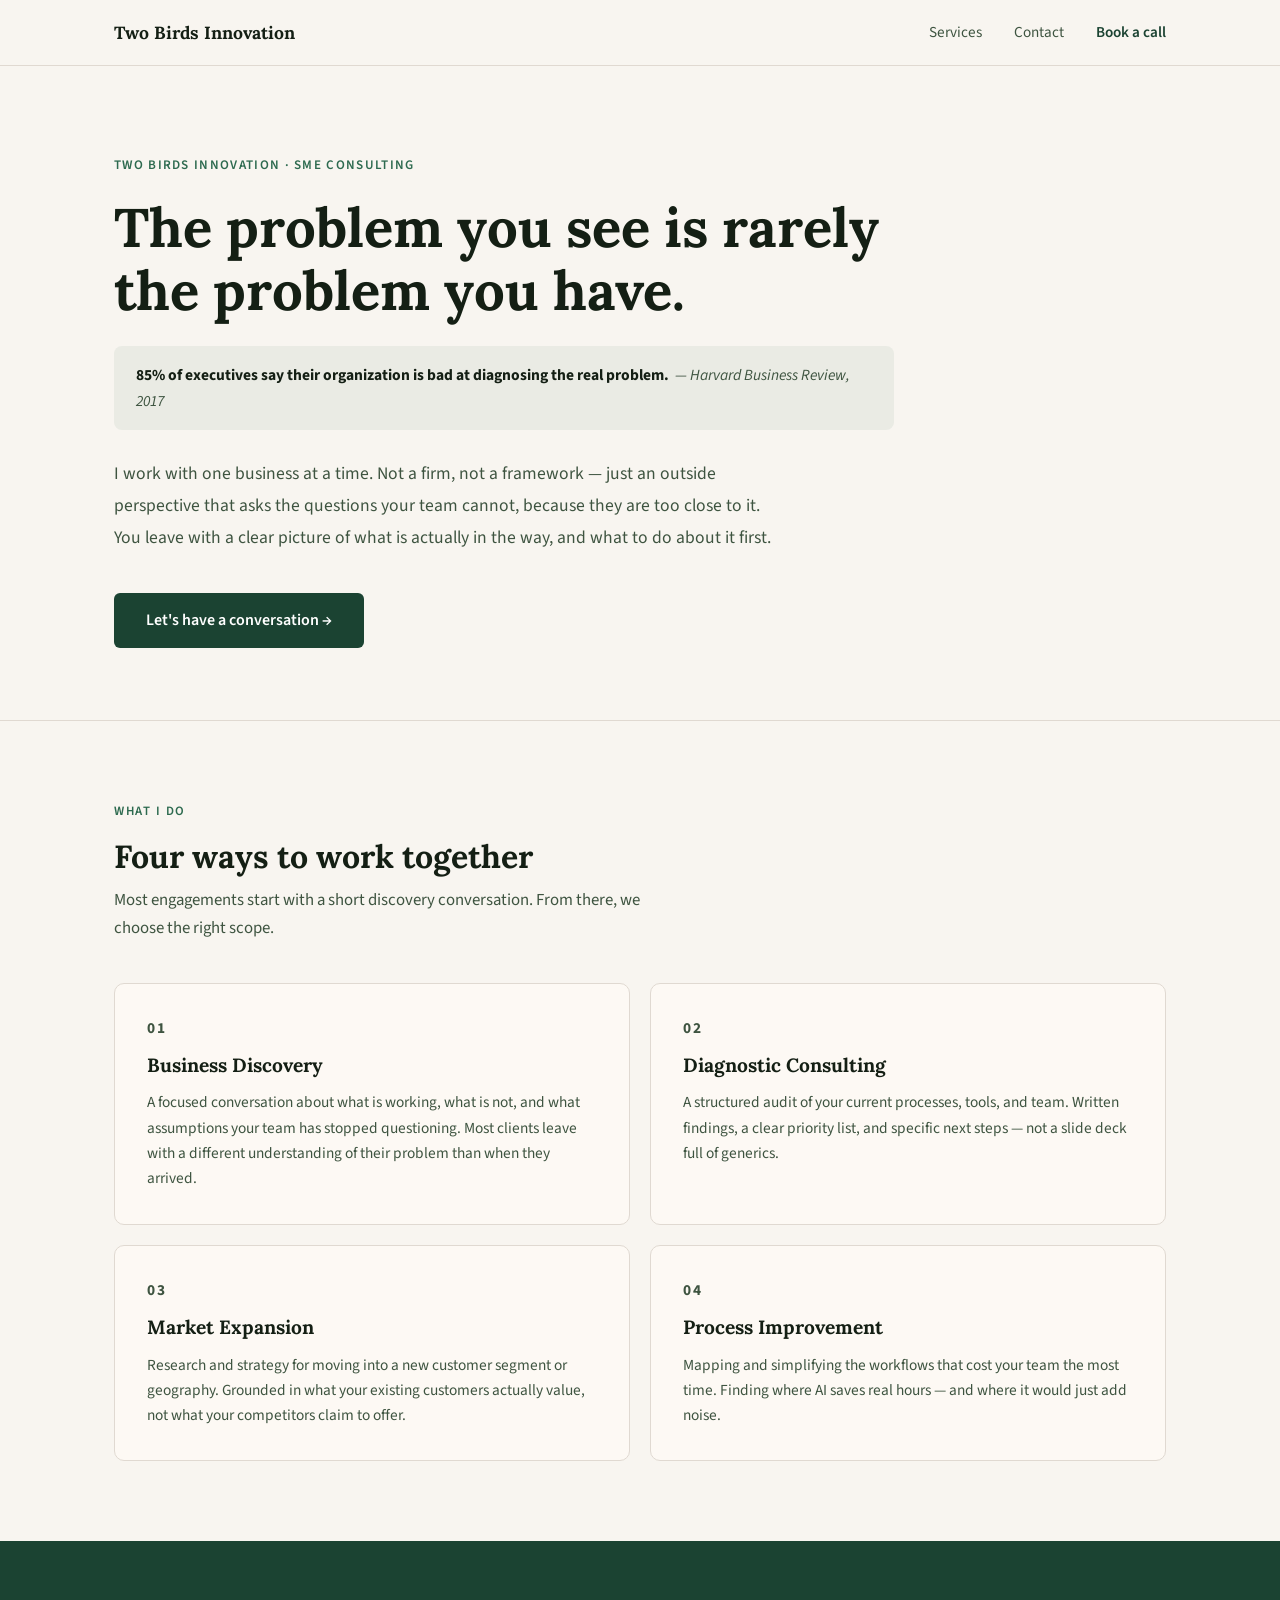
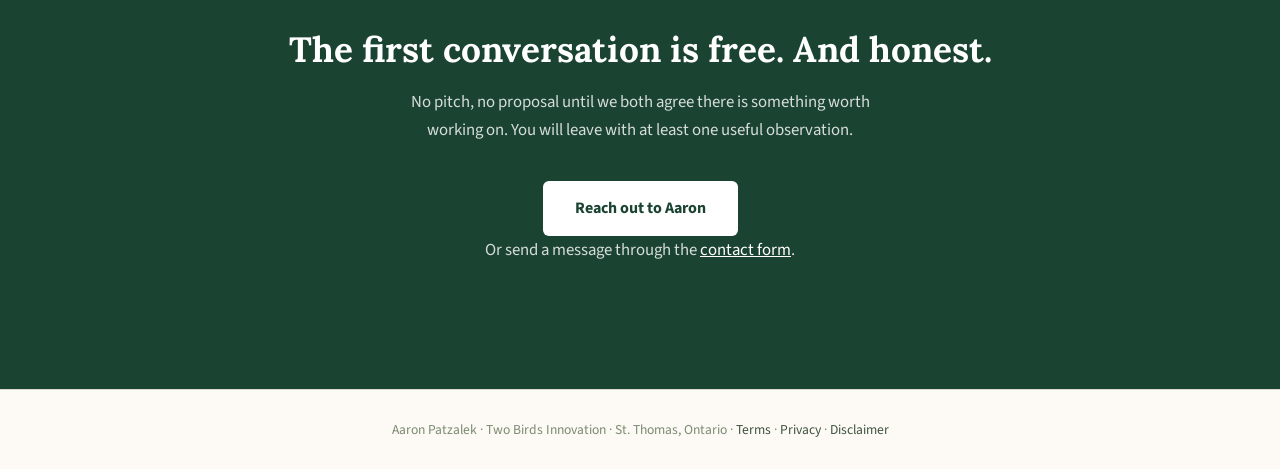
<file: consulting-sme.html>
<!DOCTYPE html>
<html lang="en-CA" style="color-scheme: light;">
<head>
    <meta charset="UTF-8">
    <meta name="viewport" content="width=device-width, initial-scale=1.0">
    <title>Consulting for Canadian SMEs | Two Birds Innovation</title>
    <meta name="description" content="One-person consulting practice for Canadian small and medium enterprises. Business discovery, diagnostic consulting, market expansion, and process improvement — from a perspective outside your building.">
    <meta name="robots" content="index, follow">
    <link rel="canonical" href="https://twobirds-kramerica.github.io/two-birds-innovation/consulting-sme.html">
    <link rel="icon" type="image/svg+xml" href="images/favicon.svg">
    <meta property="og:title" content="Consulting for Canadian SMEs | Two Birds Innovation">
    <meta property="og:description" content="The problem you see is rarely the problem you have. Business discovery and diagnostic consulting for Canadian SMEs.">
    <meta property="og:type" content="website">
    <meta property="og:url" content="https://twobirds-kramerica.github.io/two-birds-innovation/consulting-sme.html">
    <meta property="og:locale" content="en_CA">
    <meta property="og:image" content="https://twobirds-kramerica.github.io/two-birds-innovation/images/og-card.png">

    <!-- Font note: Lora + Source Sans 3 are SIL OFL licensed.
         Self-hosting sprint is queued to eliminate Google Fonts CDN dependency (L3 → L2). -->
    <link rel="preconnect" href="https://fonts.googleapis.com">
    <link rel="preconnect" href="https://fonts.gstatic.com" crossorigin>
    <link href="https://fonts.googleapis.com/css2?family=Lora:ital,wght@0,400;0,600;0,700;1,400&family=Source+Sans+3:wght@400;600&display=swap" rel="stylesheet">

    <style>
        /* Direction B — Narrative & Warm */
        :root {
            --cream:      #f8f5f0;
            --cream-card: #fdf9f4;
            --cream-tint: rgba(45, 106, 79, 0.07);
            --green-dark: #1b4332;  /* WCAG AA with white: ~9:1 */
            --green-mid:  #2d6a4f;  /* accent on cream */
            --text-primary:   #141f14;
            --text-secondary: #3e5440;
            --text-muted:     #7a8b72;
            --border:    #e0d9d1;
            --white:     #ffffff;
        }

        *, *::before, *::after { box-sizing: border-box; margin: 0; padding: 0; }

        html { scroll-behavior: smooth; }

        body {
            background: var(--cream);
            color: var(--text-primary);
            font-family: 'Source Sans 3', 'Source Sans Pro', system-ui, sans-serif;
            font-size: 17px;
            line-height: 1.7;
        }

        /* ── Skip link ─────────────────────────────────────────── */
        .skip-link {
            position: absolute;
            left: -9999px;
            top: 0.5rem;
            padding: 0.5rem 1rem;
            background: var(--green-dark);
            color: var(--white);
            text-decoration: none;
            border-radius: 4px;
            z-index: 1000;
        }
        .skip-link:focus { left: 1rem; }

        /* ── Layout ─────────────────────────────────────────────── */
        .container {
            max-width: 1100px;
            margin: 0 auto;
            padding: 0 24px;
        }

        /* ── Navigation ─────────────────────────────────────────── */
        .site-header {
            background: var(--cream);
            border-bottom: 1px solid var(--border);
            padding: 1.1rem 0;
            position: sticky;
            top: 0;
            z-index: 100;
        }
        .nav-inner {
            display: flex;
            align-items: center;
            justify-content: space-between;
        }
        .logo {
            font-family: 'Lora', Georgia, serif;
            font-weight: 700;
            font-size: 1.1rem;
            color: var(--text-primary);
            text-decoration: none;
        }
        .main-nav {
            display: flex;
            gap: 2rem;
            list-style: none;
        }
        .main-nav a {
            color: var(--text-secondary);
            text-decoration: none;
            font-size: 0.95rem;
            transition: color 0.2s;
        }
        .main-nav a:hover { color: var(--green-mid); }
        .nav-cta {
            font-weight: 600;
            color: var(--green-dark) !important;
        }
        .nav-toggle {
            display: none;
            background: none;
            border: 1px solid var(--border);
            border-radius: 4px;
            padding: 0.4rem 0.7rem;
            font-size: 1.2rem;
            cursor: pointer;
            color: var(--text-primary);
            min-width: 44px;
            min-height: 44px;
        }

        /* ── Hero ───────────────────────────────────────────────── */
        .hero {
            padding: 88px 0 72px;
        }
        .hero-inner { max-width: 780px; }
        .hero-eyebrow {
            font-size: 0.82rem;
            font-weight: 600;
            letter-spacing: 0.1em;
            text-transform: uppercase;
            color: var(--green-mid);
            margin-bottom: 1.25rem;
        }
        .hero h1 {
            font-family: 'Lora', Georgia, serif;
            font-size: 3.4rem;
            font-weight: 700;
            line-height: 1.15;
            color: var(--text-primary);
            margin-bottom: 1.5rem;
        }
        .hero-stat {
            background: var(--cream-tint);
            border-radius: 8px;
            padding: 1rem 1.4rem;
            margin-bottom: 1.75rem;
            font-size: 0.97rem;
            color: var(--text-secondary);
            font-style: italic;
        }
        .hero-stat strong {
            font-style: normal;
            color: var(--text-primary);
        }
        .hero-body {
            font-size: 1.1rem;
            color: var(--text-secondary);
            line-height: 1.8;
            margin-bottom: 2.5rem;
            max-width: 660px;
        }

        /* ── Buttons ────────────────────────────────────────────── */
        .btn {
            display: inline-block;
            padding: 14px 32px;
            border-radius: 6px;
            font-family: inherit;
            font-size: 1rem;
            font-weight: 600;
            text-decoration: none;
            cursor: pointer;
            transition: background 0.2s, transform 0.15s;
            min-height: 44px;
            border: none;
        }
        .btn-primary {
            background: var(--green-dark);
            color: var(--white);
        }
        .btn-primary:hover {
            background: var(--green-mid);
            transform: translateY(-1px);
        }
        .btn-white {
            background: var(--white);
            color: var(--green-dark);
            font-weight: 700;
        }
        .btn-white:hover {
            background: #f0fdf4;
            transform: translateY(-1px);
        }

        /* ── Divider ────────────────────────────────────────────── */
        .divider { border: none; border-top: 1px solid var(--border); margin: 0; }

        /* ── Services section ───────────────────────────────────── */
        .services-section { padding: 80px 0; }
        .section-label {
            font-size: 0.8rem;
            font-weight: 600;
            letter-spacing: 0.12em;
            text-transform: uppercase;
            color: var(--green-mid);
            margin-bottom: 0.9rem;
        }
        .section-heading {
            font-family: 'Lora', Georgia, serif;
            font-size: 2rem;
            font-weight: 700;
            color: var(--text-primary);
            margin-bottom: 0.6rem;
            line-height: 1.2;
        }
        .section-sub {
            color: var(--text-secondary);
            font-size: 1.05rem;
            max-width: 560px;
            margin-bottom: 2.5rem;
        }
        .svc-grid {
            display: grid;
            grid-template-columns: repeat(2, 1fr);
            gap: 1.25rem;
        }
        .svc-card {
            background: var(--cream-card);
            border: 1px solid var(--border);
            border-radius: 10px;
            padding: 2rem;
        }
        .svc-num {
            font-size: 0.78rem;
            font-weight: 700;
            letter-spacing: 0.1em;
            text-transform: uppercase;
            color: var(--green-mid);
            margin-bottom: 0.5rem;
        }
        .svc-card h3 {
            font-family: 'Lora', Georgia, serif;
            font-size: 1.2rem;
            font-weight: 700;
            color: var(--text-primary);
            margin-bottom: 0.55rem;
        }
        .svc-card p {
            color: var(--text-secondary);
            font-size: 0.96rem;
            line-height: 1.65;
        }

        /* ── Footer CTA — forest green ──────────────────────────── */
        .cta-section {
            background: var(--green-dark);
            padding: 88px 0;
            text-align: center;
        }
        .cta-section h2 {
            font-family: 'Lora', Georgia, serif;
            font-size: 2.2rem;
            font-weight: 700;
            color: var(--white);
            margin-bottom: 1rem;
            line-height: 1.2;
        }
        .cta-section p {
            color: rgba(255, 255, 255, 0.82);
            font-size: 1.05rem;
            max-width: 500px;
            margin: 0 auto 2.25rem;
        }
        .cta-email {
            margin-top: 1.25rem;
            font-size: 0.9rem;
            color: rgba(255, 255, 255, 0.65);
        }
        .cta-email a {
            color: var(--white);
            text-decoration: underline;
        }
        .cta-email a:hover { color: rgba(255, 255, 255, 0.85); }

        /* ── Site footer ────────────────────────────────────────── */
        .site-footer {
            background: var(--cream-card);
            border-top: 1px solid var(--border);
            padding: 1.75rem 0;
            text-align: center;
            font-size: 0.85rem;
            color: var(--text-muted);
        }
        .site-footer a {
            color: var(--text-secondary);
            text-decoration: none;
        }
        .site-footer a:hover { text-decoration: underline; }

        /* ── Responsive ─────────────────────────────────────────── */
        @media (max-width: 768px) {
            .hero { padding: 56px 0 48px; }
            .hero h1 { font-size: 2.2rem; }
            .main-nav { display: none; }
            .main-nav.open {
                display: flex;
                flex-direction: column;
                gap: 0;
                position: absolute;
                top: 100%;
                left: 0; right: 0;
                background: var(--cream);
                border-bottom: 1px solid var(--border);
                padding: 0.5rem 0;
            }
            .main-nav.open li { border-bottom: 1px solid var(--border); }
            .main-nav.open a { display: block; padding: 0.85rem 1.5rem; }
            .nav-toggle { display: flex; align-items: center; justify-content: center; }
            .site-header { position: relative; }
            .svc-grid { grid-template-columns: 1fr; }
            .section-heading { font-size: 1.65rem; }
            .cta-section h2 { font-size: 1.75rem; }
            .services-section { padding: 56px 0; }
            .cta-section { padding: 56px 0; }
        }

        @media (max-width: 480px) {
            .hero h1 { font-size: 1.85rem; }
            .container { padding: 0 16px; }
            .hero-body { font-size: 1rem; }
        }

        /* Prevent dark mode — this page has no dark variant */
        @media (prefers-color-scheme: dark) {
            body { background: var(--cream); color: var(--text-primary); }
        }
    </style>
</head>
<body>
    <a href="#main" class="skip-link">Skip to main content</a>

    <!-- Navigation -->
    <header class="site-header">
        <div class="container">
            <div class="nav-inner">
                <a href="index.html" class="logo">Two Birds Innovation</a>
                <nav aria-label="Main navigation" id="main-nav">
                    <ul class="main-nav" id="nav-list">
                        <li><a href="#services">Services</a></li>
                        <li><a href="#contact">Contact</a></li>
                        <li><a href="https://cal.com/twobirds-4n5ajg/30min" target="_blank" rel="noopener" class="nav-cta">Book a call</a></li>
                    </ul>
                </nav>
                <button class="nav-toggle" aria-label="Toggle navigation" aria-expanded="false" aria-controls="nav-list" id="nav-toggle">&#9776;</button>
            </div>
        </div>
    </header>

    <main id="main">

        <!-- Hero -->
        <section class="hero">
            <div class="container">
                <div class="hero-inner">
                    <p class="hero-eyebrow">Two Birds Innovation &middot; SME Consulting</p>
                    <h1>The problem you see is rarely the problem you have.</h1>
                    <p class="hero-stat">
                        <strong>85% of executives say their organization is bad at diagnosing the real problem.</strong>
                        &nbsp;&mdash;&nbsp;Harvard Business Review, 2017
                    </p>
                    <p class="hero-body">I work with one business at a time. Not a firm, not a framework &mdash; just an outside perspective that asks the questions your team cannot, because they are too close to it. You leave with a clear picture of what is actually in the way, and what to do about it first.</p>
                    <a href="#contact" class="btn btn-primary">Let's have a conversation &rarr;</a>
                </div>
            </div>
        </section>

        <hr class="divider">

        <!-- Services -->
        <section id="services" class="services-section">
            <div class="container">
                <p class="section-label">What I do</p>
                <h2 class="section-heading">Four ways to work together</h2>
                <p class="section-sub">Most engagements start with a short discovery conversation. From there, we choose the right scope.</p>
                <div class="svc-grid">
                    <div class="svc-card">
                        <p class="svc-num">01</p>
                        <h3>Business Discovery</h3>
                        <p>A focused conversation about what is working, what is not, and what assumptions your team has stopped questioning. Most clients leave with a different understanding of their problem than when they arrived.</p>
                    </div>
                    <div class="svc-card">
                        <p class="svc-num">02</p>
                        <h3>Diagnostic Consulting</h3>
                        <p>A structured audit of your current processes, tools, and team. Written findings, a clear priority list, and specific next steps &mdash; not a slide deck full of generics.</p>
                    </div>
                    <div class="svc-card">
                        <p class="svc-num">03</p>
                        <h3>Market Expansion</h3>
                        <p>Research and strategy for moving into a new customer segment or geography. Grounded in what your existing customers actually value, not what your competitors claim to offer.</p>
                    </div>
                    <div class="svc-card">
                        <p class="svc-num">04</p>
                        <h3>Process Improvement</h3>
                        <p>Mapping and simplifying the workflows that cost your team the most time. Finding where AI saves real hours &mdash; and where it would just add noise.</p>
                    </div>
                </div>
            </div>
        </section>

        <!-- Footer CTA — forest green section -->
        <section id="contact" class="cta-section" aria-label="Contact">
            <div class="container">
                <h2>The first conversation is free. And honest.</h2>
                <p>No pitch, no proposal until we both agree there is something worth working on. You will leave with at least one useful observation.</p>
                <a href="https://cal.com/twobirds-4n5ajg/30min" class="btn btn-white" target="_blank" rel="noopener">Reach out to Aaron</a>
                <p class="cta-email">Or send a message through the <a href="consulting.html#contact">contact form</a>.</p>
            </div>
        </section>

    </main>

    <footer class="site-footer">
        <div class="container">
            <p>Aaron Patzalek &middot; Two Birds Innovation &middot; St. Thomas, Ontario &middot; <a href="terms.html">Terms</a> &middot; <a href="privacy.html">Privacy</a> &middot; <a href="disclaimer.html">Disclaimer</a></p>
        </div>
    </footer>

    <script>
        var toggle = document.getElementById('nav-toggle');
        var navList = document.getElementById('nav-list');
        toggle.addEventListener('click', function() {
            var expanded = toggle.getAttribute('aria-expanded') === 'true';
            toggle.setAttribute('aria-expanded', String(!expanded));
            navList.classList.toggle('open');
        });
    </script>
</body>
</html>
</file>
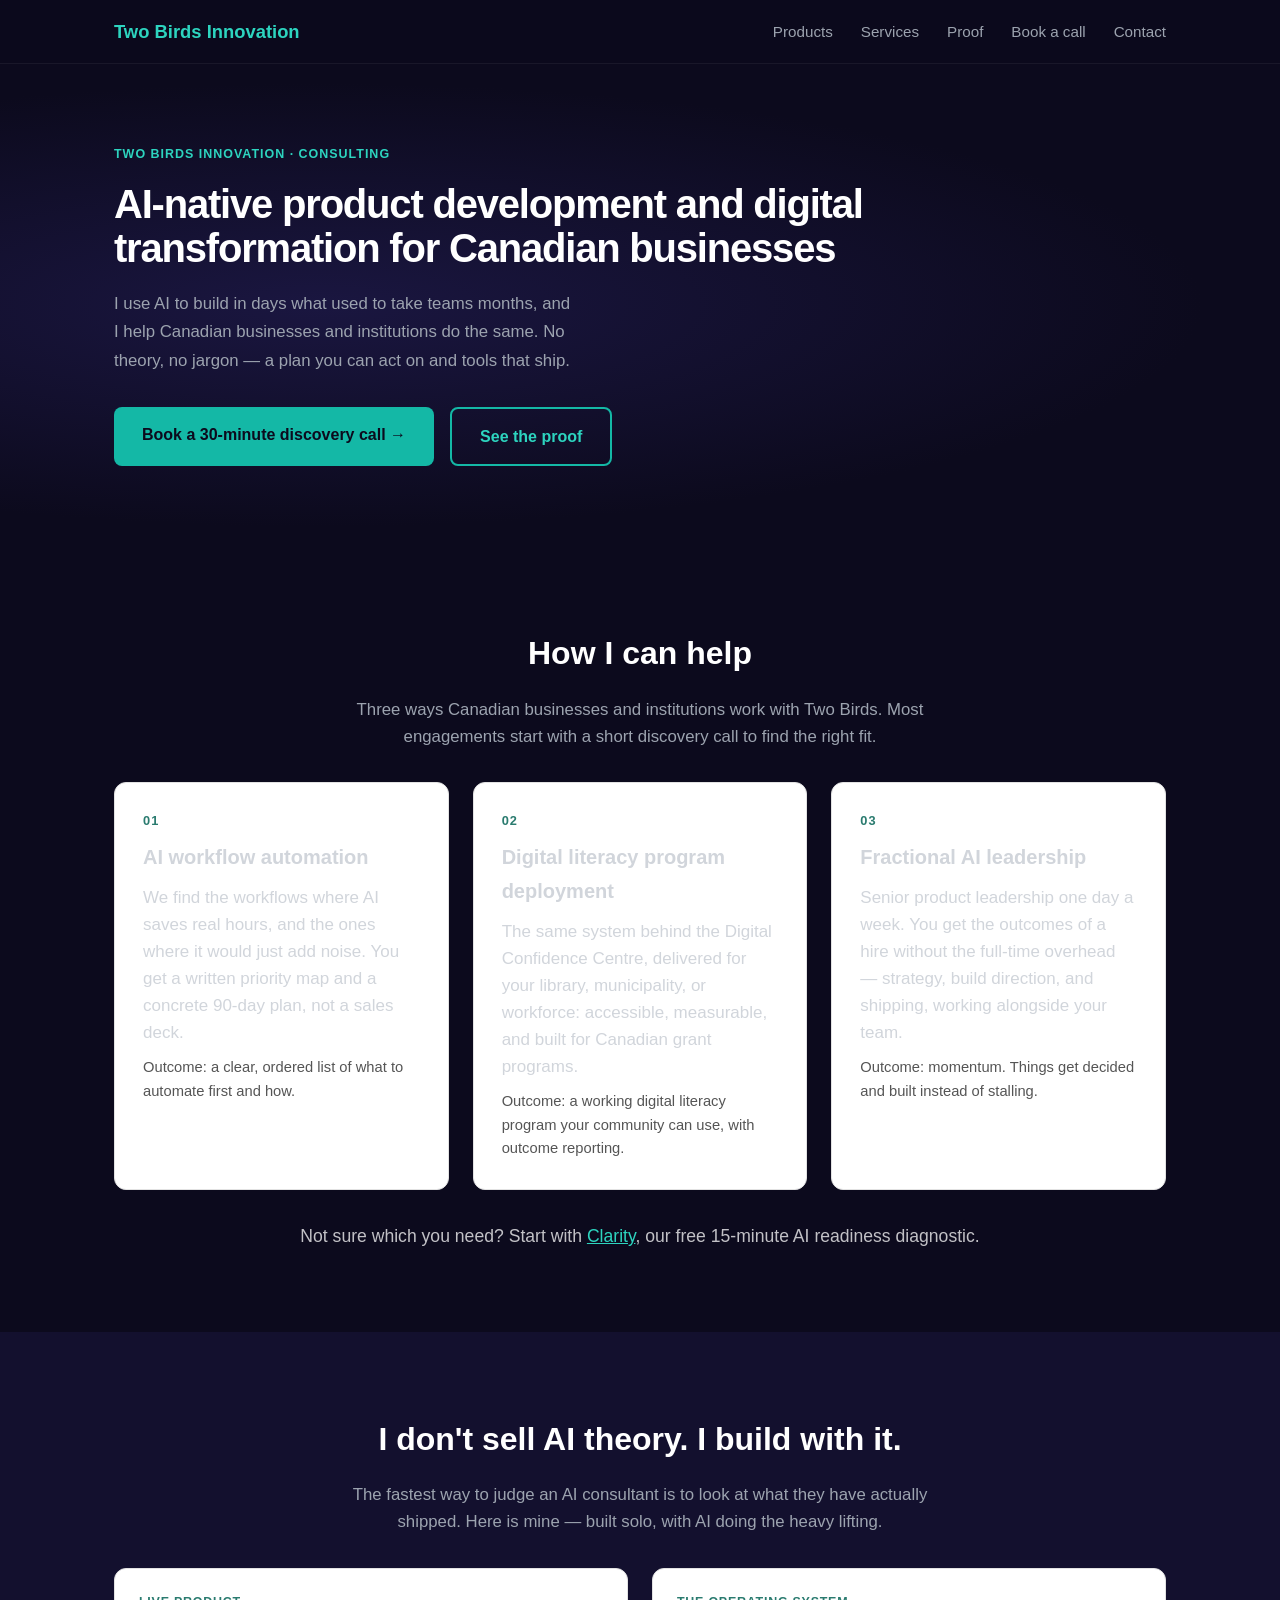
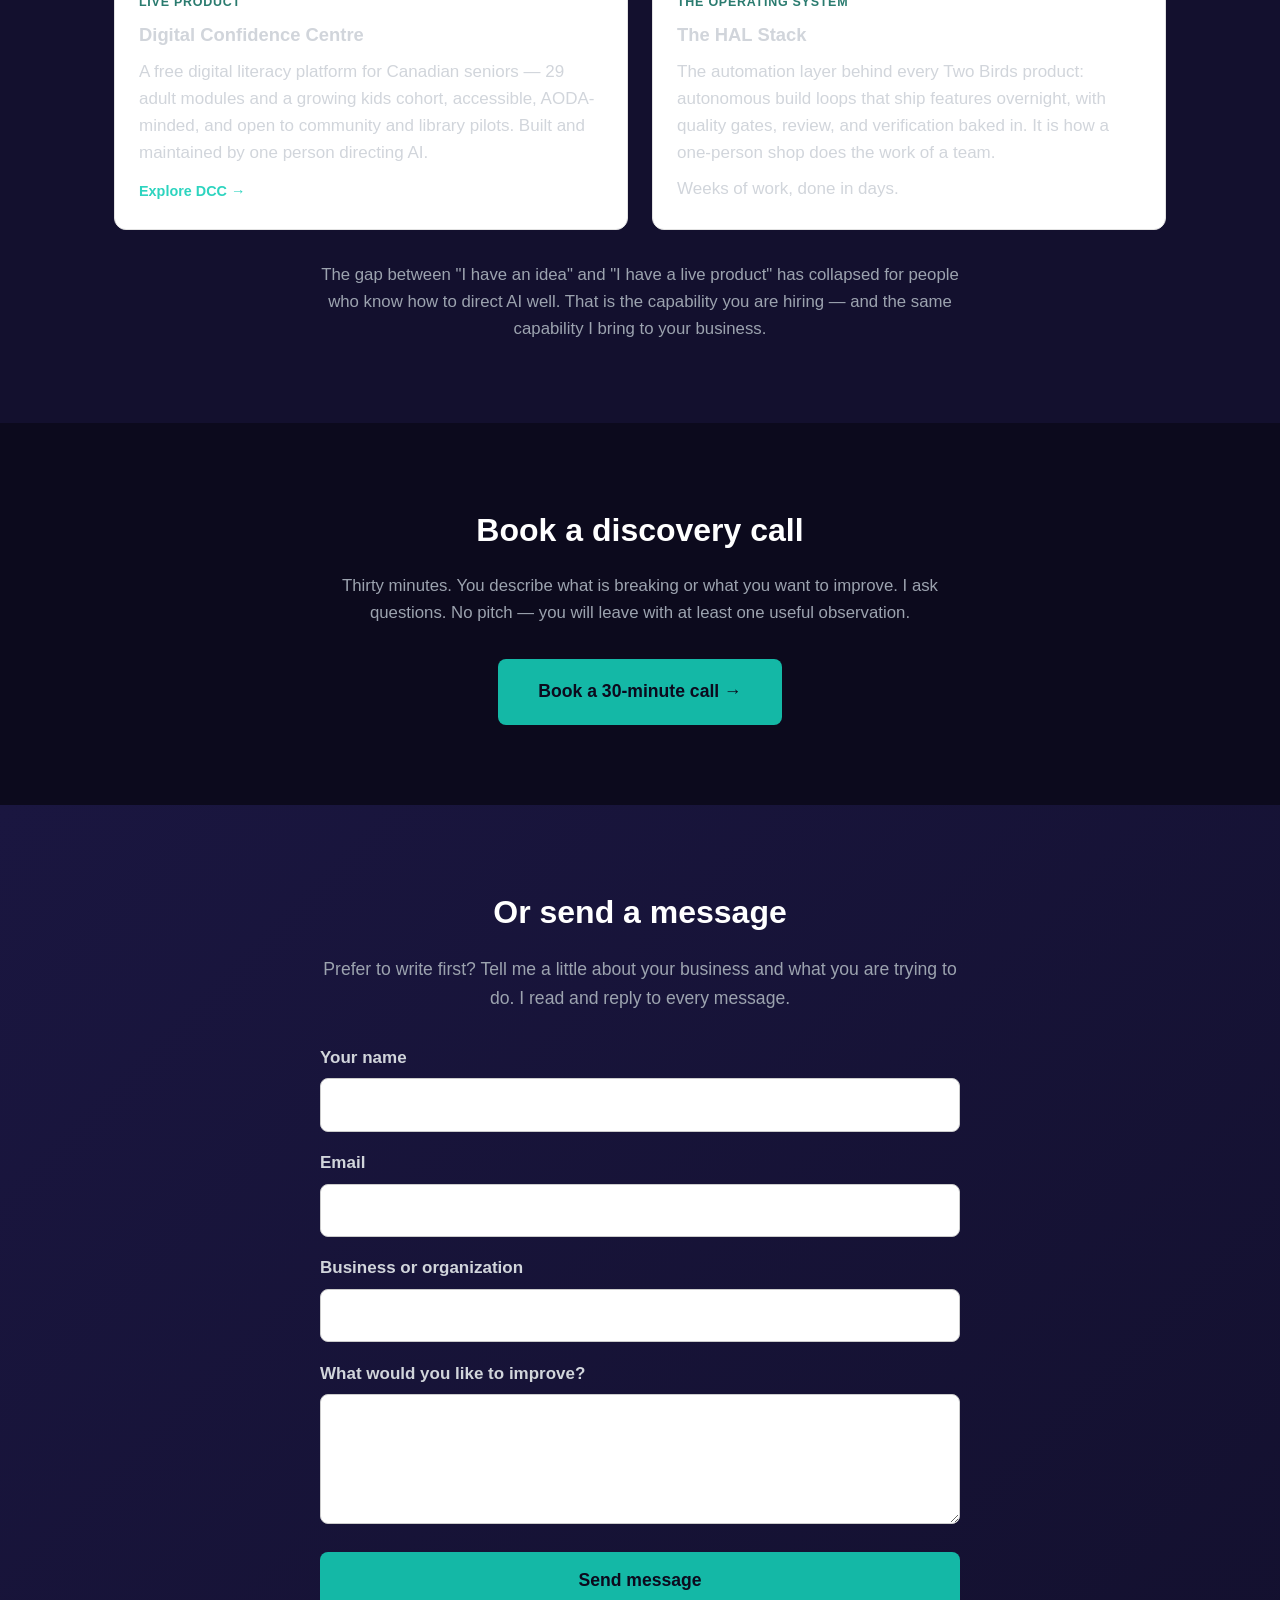
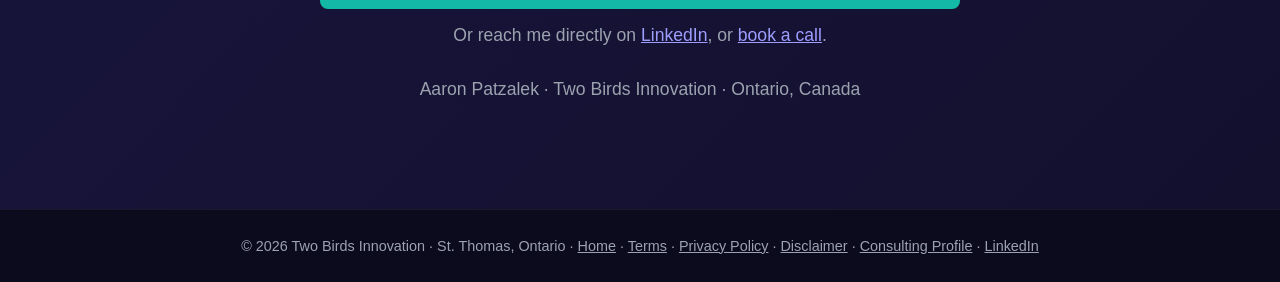
<file: consulting.html>
<!DOCTYPE html>
<html lang="en-CA">
<head>
    <meta charset="UTF-8">
    <meta name="viewport" content="width=device-width, initial-scale=1.0">
    <title>AI Consulting for Canadian Businesses | Two Birds Innovation</title>
    <meta name="description" content="AI-native product development and digital transformation for Canadian businesses. AI workflow automation, digital literacy program deployment, and fractional AI leadership — from a solo builder who ships in days what teams take months.">
    <meta name="robots" content="index, follow">
    <link rel="canonical" href="https://twobirds-kramerica.github.io/two-birds-innovation/consulting.html">
    <meta property="og:title" content="AI Consulting for Canadian Businesses | Two Birds Innovation">
    <meta property="og:description" content="AI workflow automation, digital literacy program deployment, and fractional AI leadership for Canadian SMEs and institutions. Book a 30-minute discovery call.">
    <meta property="og:type" content="website">
    <meta property="og:url" content="https://twobirds-kramerica.github.io/two-birds-innovation/consulting.html">
    <meta property="og:locale" content="en_CA">
    <meta property="og:image" content="https://twobirds-kramerica.github.io/two-birds-innovation/images/og-card.png">
    <meta property="og:image:width" content="1200">
    <meta property="og:image:height" content="630">
    <meta property="og:image:alt" content="Two Birds Innovation: AI consulting for Canadian businesses.">
    <link rel="icon" type="image/svg+xml" href="images/favicon.svg">
    <link rel="stylesheet" href="css/style.css">

    <script type="application/ld+json">
    {
      "@context": "https://schema.org",
      "@type": "ProfessionalService",
      "name": "Two Birds Innovation — AI Consulting",
      "url": "https://twobirds-kramerica.github.io/two-birds-innovation/consulting.html",
      "description": "AI-native product development and digital transformation for Canadian businesses: AI workflow automation, digital literacy program deployment, and fractional AI leadership.",
      "areaServed": { "@type": "Place", "name": "Canada" },
      "founder": { "@type": "Person", "name": "Aaron Patzalek" },
      "address": { "@type": "PostalAddress", "addressRegion": "ON", "addressCountry": "CA" },
      "hasOfferCatalog": {
        "@type": "OfferCatalog",
        "name": "Consulting services",
        "itemListElement": [
          { "@type": "Offer", "itemOffered": { "@type": "Service", "name": "AI workflow automation" } },
          { "@type": "Offer", "itemOffered": { "@type": "Service", "name": "Digital literacy program deployment" } },
          { "@type": "Offer", "itemOffered": { "@type": "Service", "name": "Fractional AI leadership" } }
        ]
      }
    }
    </script>

    <style>
      /* Consulting page — scoped additions; reuses css/style.css design language */
      .svc-grid { display: grid; grid-template-columns: repeat(3, 1fr); gap: 1.5rem; margin-top: 2rem; }
      .svc-card { background: var(--surface, #fff); border: 1px solid var(--border, #e2e2e2); border-radius: 12px; padding: 1.75rem; }
      .svc-card .svc-num { font-size: 0.8rem; font-weight: 700; letter-spacing: 0.08em; text-transform: uppercase; color: var(--accent, #2a7b6f); margin: 0 0 0.5rem; }
      .svc-card h3 { margin: 0 0 0.6rem; font-size: 1.25rem; }
      .svc-card p { margin: 0 0 0.6rem; line-height: 1.6; }
      .svc-card .svc-outcome { font-size: 0.92rem; color: var(--text-muted, #555); margin: 0; }
      .proof-grid { display: grid; grid-template-columns: repeat(2, 1fr); gap: 1.5rem; margin-top: 2rem; }
      .proof-card { background: var(--surface, #fff); border: 1px solid var(--border, #e2e2e2); border-radius: 12px; padding: 1.5rem; }
      .proof-card .proof-label { font-size: 0.78rem; font-weight: 700; letter-spacing: 0.06em; text-transform: uppercase; color: var(--accent, #2a7b6f); margin: 0 0 0.35rem; }
      .proof-card h3 { margin: 0 0 0.5rem; font-size: 1.15rem; }
      .proof-card p { margin: 0 0 0.5rem; line-height: 1.6; }
      .booking-wrap { max-width: 720px; margin: 2rem auto 0; }
      .booking-fallback { text-align: center; margin-top: 1rem; font-size: 0.95rem; }
      .consult-form { max-width: 640px; margin: 2rem auto 0; display: grid; gap: 1.1rem; text-align: left; }
      .consult-form label { display: block; font-weight: 600; margin-bottom: 0.35rem; }
      .consult-form input, .consult-form textarea { width: 100%; padding: 0.7rem 0.85rem; border: 1px solid var(--border, #ccc); border-radius: 8px; font: inherit; background: #fff; color: inherit; box-sizing: border-box; }
      .consult-form textarea { min-height: 130px; resize: vertical; }
      .consult-form .hp { position: absolute; left: -9999px; }
      .form-note { font-size: 0.85rem; color: var(--text-muted, #666); text-align: center; margin-top: 0.75rem; }
      @media (max-width: 760px) {
        .svc-grid, .proof-grid { grid-template-columns: 1fr; }
      }
    </style>
</head>
<body>
    <a href="#main" class="skip-link">Skip to main content</a>

    <!-- Header -->
    <header class="site-header">
        <div class="container">
            <a href="index.html" class="logo">Two Birds Innovation</a>
            <nav class="main-nav" id="main-nav" aria-label="Main navigation">
                <a href="index.html#products">Products</a>
                <a href="#services">Services</a>
                <a href="#proof">Proof</a>
                <a href="#book">Book a call</a>
                <a href="#contact">Contact</a>
            </nav>
            <button class="nav-toggle" aria-label="Toggle navigation" aria-expanded="false" aria-controls="main-nav">&#9776;</button>
        </div>
    </header>

    <main id="main">

    <!-- Hero -->
    <section class="hero">
        <div class="container">
            <div class="hero-content" style="max-width: 760px;">
                <p class="hero-eyebrow">Two Birds Innovation · Consulting</p>
                <h1>AI-native product development and digital transformation for Canadian businesses</h1>
                <p class="hero-sub">I use AI to build in days what used to take teams months, and I help Canadian businesses and institutions do the same. No theory, no jargon — a plan you can act on and tools that ship.</p>
                <div class="hero-cta">
                    <a href="https://cal.com/twobirds-4n5ajg/30min" class="btn btn-primary" target="_blank" rel="noopener">Book a 30-minute discovery call &rarr;</a>
                    <a href="#proof" class="btn btn-secondary">See the proof</a>
                </div>
            </div>
        </div>
    </section>

    <!-- Services -->
    <section id="services" class="section">
        <div class="container">
            <h2>How I can help</h2>
            <p class="section-sub">Three ways Canadian businesses and institutions work with Two Birds. Most engagements start with a short discovery call to find the right fit.</p>
            <div class="svc-grid">
                <div class="svc-card">
                    <p class="svc-num">01</p>
                    <h3>AI workflow automation</h3>
                    <p>We find the workflows where AI saves real hours, and the ones where it would just add noise. You get a written priority map and a concrete 90-day plan, not a sales deck.</p>
                    <p class="svc-outcome">Outcome: a clear, ordered list of what to automate first and how.</p>
                </div>
                <div class="svc-card">
                    <p class="svc-num">02</p>
                    <h3>Digital literacy program deployment</h3>
                    <p>The same system behind the Digital Confidence Centre, delivered for your library, municipality, or workforce: accessible, measurable, and built for Canadian grant programs.</p>
                    <p class="svc-outcome">Outcome: a working digital literacy program your community can use, with outcome reporting.</p>
                </div>
                <div class="svc-card">
                    <p class="svc-num">03</p>
                    <h3>Fractional AI leadership</h3>
                    <p>Senior product leadership one day a week. You get the outcomes of a hire without the full-time overhead — strategy, build direction, and shipping, working alongside your team.</p>
                    <p class="svc-outcome">Outcome: momentum. Things get decided and built instead of stalling.</p>
                </div>
            </div>
            <p class="services-note" style="margin-top:2rem;">Not sure which you need? Start with <a href="https://twobirds-kramerica.github.io/clarity/" target="_blank" rel="noopener">Clarity</a>, our free 15-minute AI readiness diagnostic.</p>
        </div>
    </section>

    <!-- Proof of build -->
    <section id="proof" class="section section-serve">
        <div class="container">
            <h2>I don't sell AI theory. I build with it.</h2>
            <p class="section-sub">The fastest way to judge an AI consultant is to look at what they have actually shipped. Here is mine — built solo, with AI doing the heavy lifting.</p>
            <div class="proof-grid">
                <div class="proof-card">
                    <p class="proof-label">Live product</p>
                    <h3>Digital Confidence Centre</h3>
                    <p>A free digital literacy platform for Canadian seniors — 29 adult modules and a growing kids cohort, accessible, AODA-minded, and open to community and library pilots. Built and maintained by one person directing AI.</p>
                    <a href="https://twobirds-kramerica.github.io/digital-confidence/" class="product-link" target="_blank" rel="noopener">Explore DCC &rarr;</a>
                </div>
                <div class="proof-card">
                    <p class="proof-label">The operating system</p>
                    <h3>The HAL Stack</h3>
                    <p>The automation layer behind every Two Birds product: autonomous build loops that ship features overnight, with quality gates, review, and verification baked in. It is how a one-person shop does the work of a team.</p>
                    <p class="svc-outcome" style="margin:0;">Weeks of work, done in days.</p>
                </div>
            </div>
            <p class="section-sub" style="margin-top:2rem;">The gap between "I have an idea" and "I have a live product" has collapsed for people who know how to direct AI well. That is the capability you are hiring — and the same capability I bring to your business.</p>
        </div>
    </section>

    <!-- Booking -->
    <section id="book" class="section">
        <div class="container" style="text-align:center;">
            <h2>Book a discovery call</h2>
            <p class="section-sub">Thirty minutes. You describe what is breaking or what you want to improve. I ask questions. No pitch — you will leave with at least one useful observation.</p>
            <div class="booking-wrap">
                <p class="booking-fallback"><a href="https://cal.com/twobirds-4n5ajg/30min" target="_blank" rel="noopener" class="btn btn-primary btn-large">Book a 30-minute call &rarr;</a></p>
            </div>
        </div>
    </section>

    <!-- Contact form -->
    <section id="contact" class="section contact">
        <div class="container" style="text-align:center;">
            <h2>Or send a message</h2>
            <p class="section-sub">Prefer to write first? Tell me a little about your business and what you are trying to do. I read and reply to every message.</p>
            <form class="consult-form" action="https://formspree.io/f/xeerqryj" method="POST">
                <input type="hidden" name="_subject" value="New consulting enquiry — Two Birds Innovation">
                <div>
                    <label for="cf-name">Your name</label>
                    <input type="text" id="cf-name" name="name" autocomplete="name" required>
                </div>
                <div>
                    <label for="cf-email">Email</label>
                    <input type="email" id="cf-email" name="email" autocomplete="email" required>
                </div>
                <div>
                    <label for="cf-business">Business or organization</label>
                    <input type="text" id="cf-business" name="business" autocomplete="organization">
                </div>
                <div>
                    <label for="cf-message">What would you like to improve?</label>
                    <textarea id="cf-message" name="message" required></textarea>
                </div>
                <input type="text" name="_gotcha" class="hp" tabindex="-1" autocomplete="off" aria-hidden="true">
                <button type="submit" class="btn btn-primary btn-large">Send message</button>
            </form>
            <p class="form-note">Or reach me directly on <a href="https://linkedin.com/in/aaronpatzalek" target="_blank" rel="noopener">LinkedIn</a>, or <a href="https://cal.com/twobirds-4n5ajg/30min" target="_blank" rel="noopener">book a call</a>.</p>
            <p class="contact-note" style="margin-top:1rem;">Aaron Patzalek &middot; Two Birds Innovation &middot; Ontario, Canada</p>
        </div>
    </section>

    </main>

    <!-- Footer -->
    <footer class="site-footer">
        <div class="container">
            <p>&copy; <span id="copyright-year">2026</span> Two Birds Innovation &middot; St. Thomas, Ontario &middot; <a href="index.html">Home</a> &middot; <a href="terms.html">Terms</a> &middot; <a href="privacy.html">Privacy Policy</a> &middot; <a href="disclaimer.html">Disclaimer</a> &middot; <a href="https://twobirds-kramerica.github.io/aaron-patzalek/" target="_blank" rel="noopener">Consulting Profile</a> &middot; <a href="https://linkedin.com/in/aaronpatzalek" target="_blank" rel="noopener">LinkedIn</a></p>
        </div>
    </footer>

    <script>document.getElementById('copyright-year').textContent = new Date().getFullYear();</script>
    <script src="js/main.js"></script>
</body>
</html>
</file>
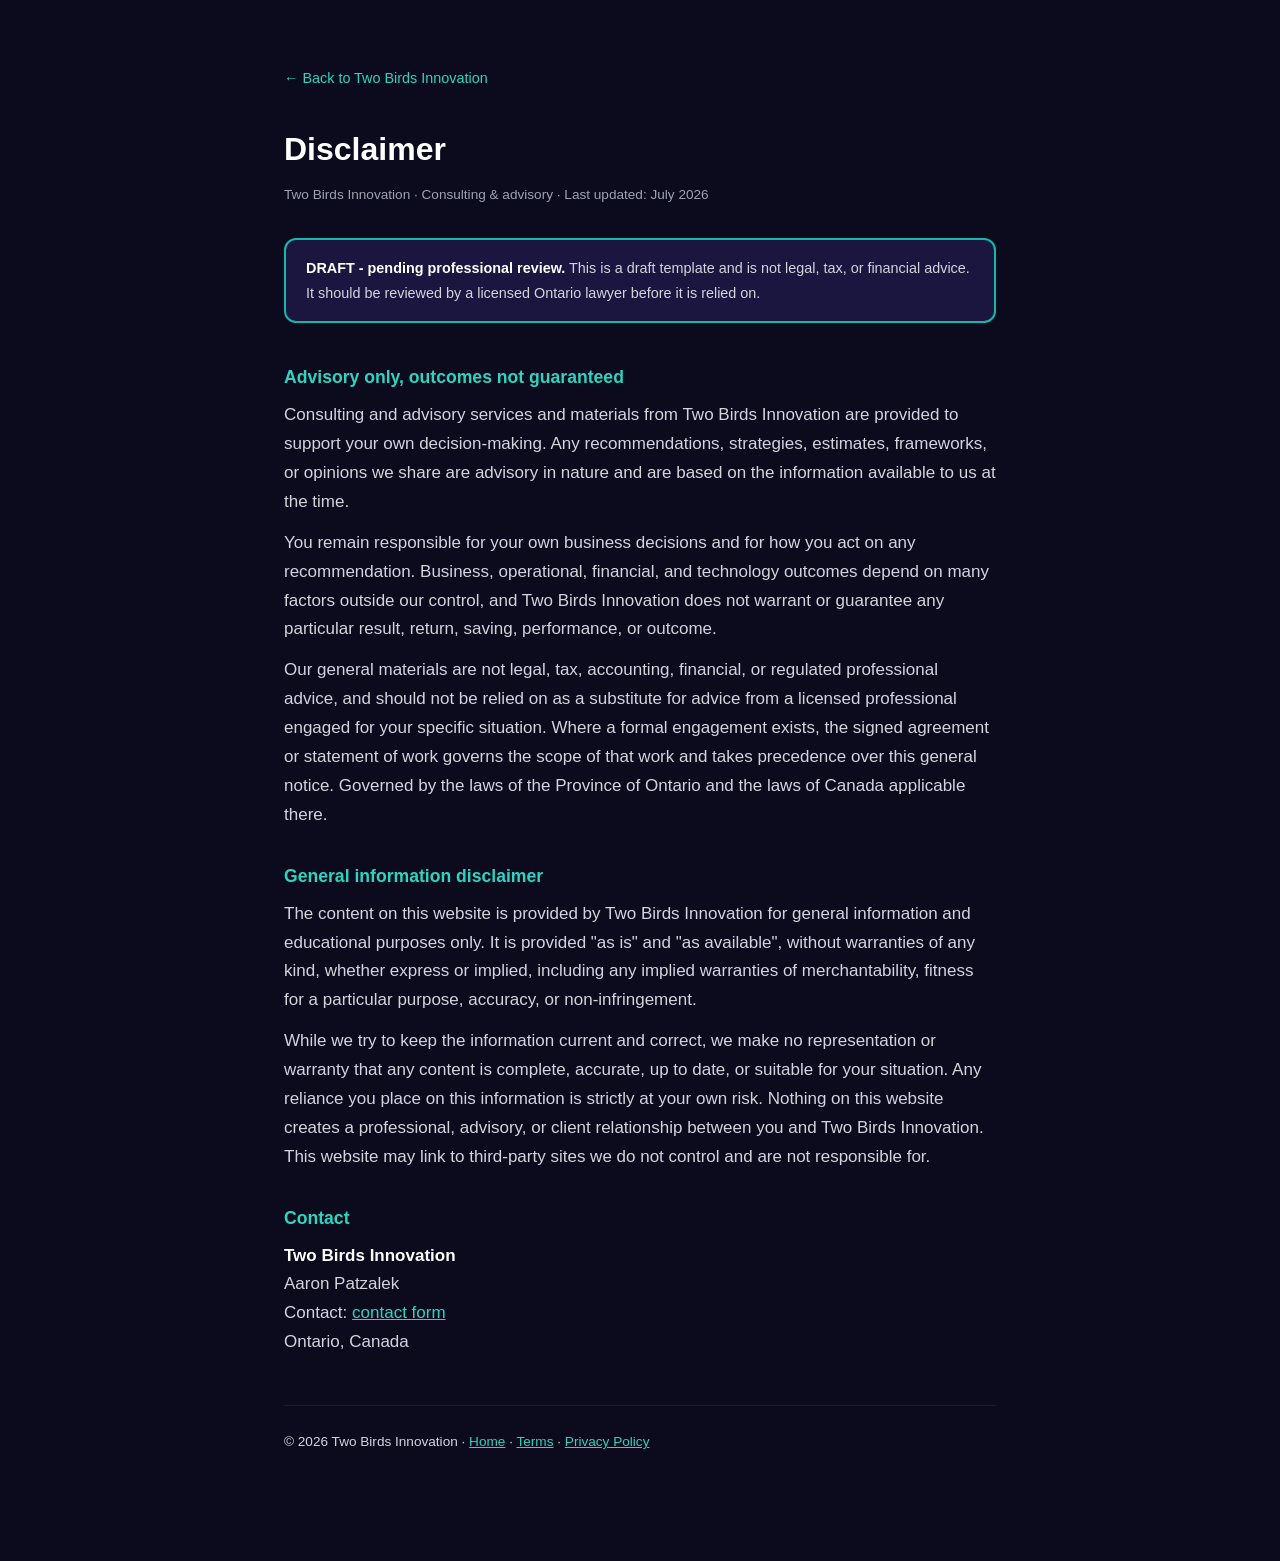
<file: disclaimer.html>
<!DOCTYPE html>
<html lang="en-CA">
<head>
  <meta charset="UTF-8">
  <meta name="viewport" content="width=device-width, initial-scale=1.0">
  <title>Disclaimer - Two Birds Innovation</title>
  <meta name="description" content="Consulting and advisory disclaimer for Two Birds Innovation. Advisory only, outcomes not guaranteed. Draft template pending professional review.">
  <meta name="robots" content="index, follow">
  <link rel="icon" type="image/svg+xml" href="images/favicon.svg">
  <link rel="stylesheet" href="css/style.css">
  <style>
    .legal-page {
      max-width: 760px;
      margin: 0 auto;
      padding: 4rem 1.5rem 6rem;
    }
    .legal-page h1 { font-size: 2rem; margin-bottom: 0.4rem; color: var(--white); }
    .meta { color: var(--grey-400); font-size: 0.85rem; margin-bottom: 2rem; }
    .draft-note {
      background: var(--space-700);
      border: 2px solid var(--teal-500);
      border-radius: 12px;
      padding: 1rem 1.25rem;
      margin-bottom: 2.5rem;
    }
    .draft-note p { margin: 0; color: var(--grey-300); font-size: 0.9rem; }
    section { margin-bottom: 2rem; }
    h2 { font-size: 1.1rem; color: var(--teal-400); margin-bottom: 0.5rem; margin-top: 1.5rem; }
    p { margin-bottom: 0.75rem; color: var(--grey-300); }
    strong { color: var(--white); }
    a { color: var(--teal-400); }
    a:hover { text-decoration: underline; }
    a:focus-visible { outline: 3px solid var(--teal-500); outline-offset: 3px; }
    .back-link {
      display: inline-block;
      color: var(--teal-400);
      text-decoration: none;
      margin-bottom: 2rem;
      font-size: 0.9rem;
    }
    .back-link:hover { text-decoration: underline; }
    .legal-footer {
      margin-top: 3rem;
      padding-top: 1.5rem;
      border-top: 1px solid var(--space-700);
      font-size: 0.85rem;
      color: var(--grey-500);
    }
  </style>
</head>
<body>
  <div class="legal-page">
    <a href="index.html" class="back-link">&#8592; Back to Two Birds Innovation</a>

    <h1>Disclaimer</h1>
    <p class="meta">Two Birds Innovation &middot; Consulting &amp; advisory &middot; Last updated: July 2026</p>

    <div class="draft-note">
      <p><strong>DRAFT - pending professional review.</strong> This is a draft template and is not legal, tax, or financial advice. It should be reviewed by a licensed Ontario lawyer before it is relied on.</p>
    </div>

    <section>
      <h2>Advisory only, outcomes not guaranteed</h2>
      <p>Consulting and advisory services and materials from Two Birds Innovation are provided to support your own decision-making. Any recommendations, strategies, estimates, frameworks, or opinions we share are advisory in nature and are based on the information available to us at the time.</p>
      <p>You remain responsible for your own business decisions and for how you act on any recommendation. Business, operational, financial, and technology outcomes depend on many factors outside our control, and Two Birds Innovation does not warrant or guarantee any particular result, return, saving, performance, or outcome.</p>
      <p>Our general materials are not legal, tax, accounting, financial, or regulated professional advice, and should not be relied on as a substitute for advice from a licensed professional engaged for your specific situation. Where a formal engagement exists, the signed agreement or statement of work governs the scope of that work and takes precedence over this general notice. Governed by the laws of the Province of Ontario and the laws of Canada applicable there.</p>
    </section>

    <section>
      <h2>General information disclaimer</h2>
      <p>The content on this website is provided by Two Birds Innovation for general information and educational purposes only. It is provided "as is" and "as available", without warranties of any kind, whether express or implied, including any implied warranties of merchantability, fitness for a particular purpose, accuracy, or non-infringement.</p>
      <p>While we try to keep the information current and correct, we make no representation or warranty that any content is complete, accurate, up to date, or suitable for your situation. Any reliance you place on this information is strictly at your own risk. Nothing on this website creates a professional, advisory, or client relationship between you and Two Birds Innovation. This website may link to third-party sites we do not control and are not responsible for.</p>
    </section>

    <section>
      <h2>Contact</h2>
      <p><strong>Two Birds Innovation</strong><br>
      Aaron Patzalek<br>
      Contact: <a href="consulting.html#contact">contact form</a><br>
      Ontario, Canada</p>
    </section>

    <footer class="legal-footer">
      <p>&copy; <span id="copyright-year">2026</span> Two Birds Innovation &middot; <a href="index.html">Home</a> &middot; <a href="terms.html">Terms</a> &middot; <a href="privacy.html">Privacy Policy</a></p>
    </footer>
    <script>document.getElementById('copyright-year').textContent = new Date().getFullYear();</script>
  </div>
</body>
</html>
</file>
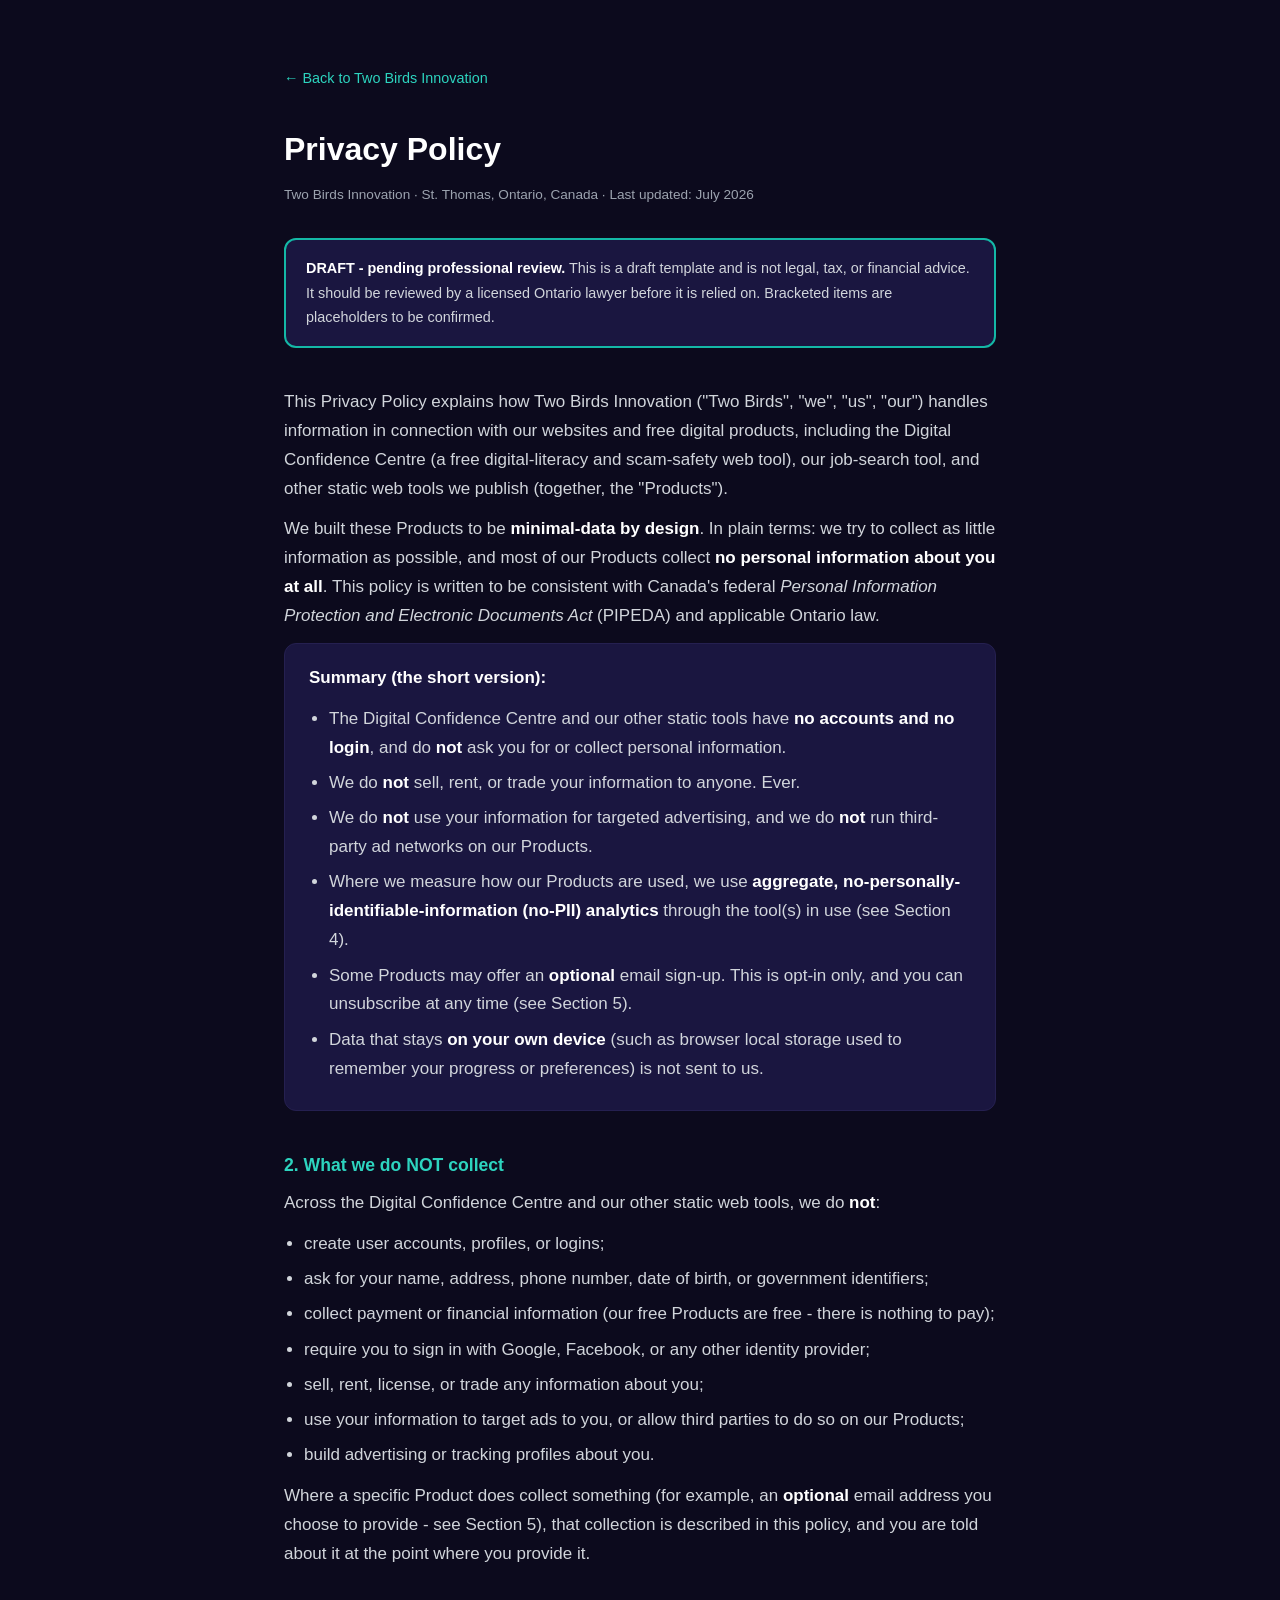
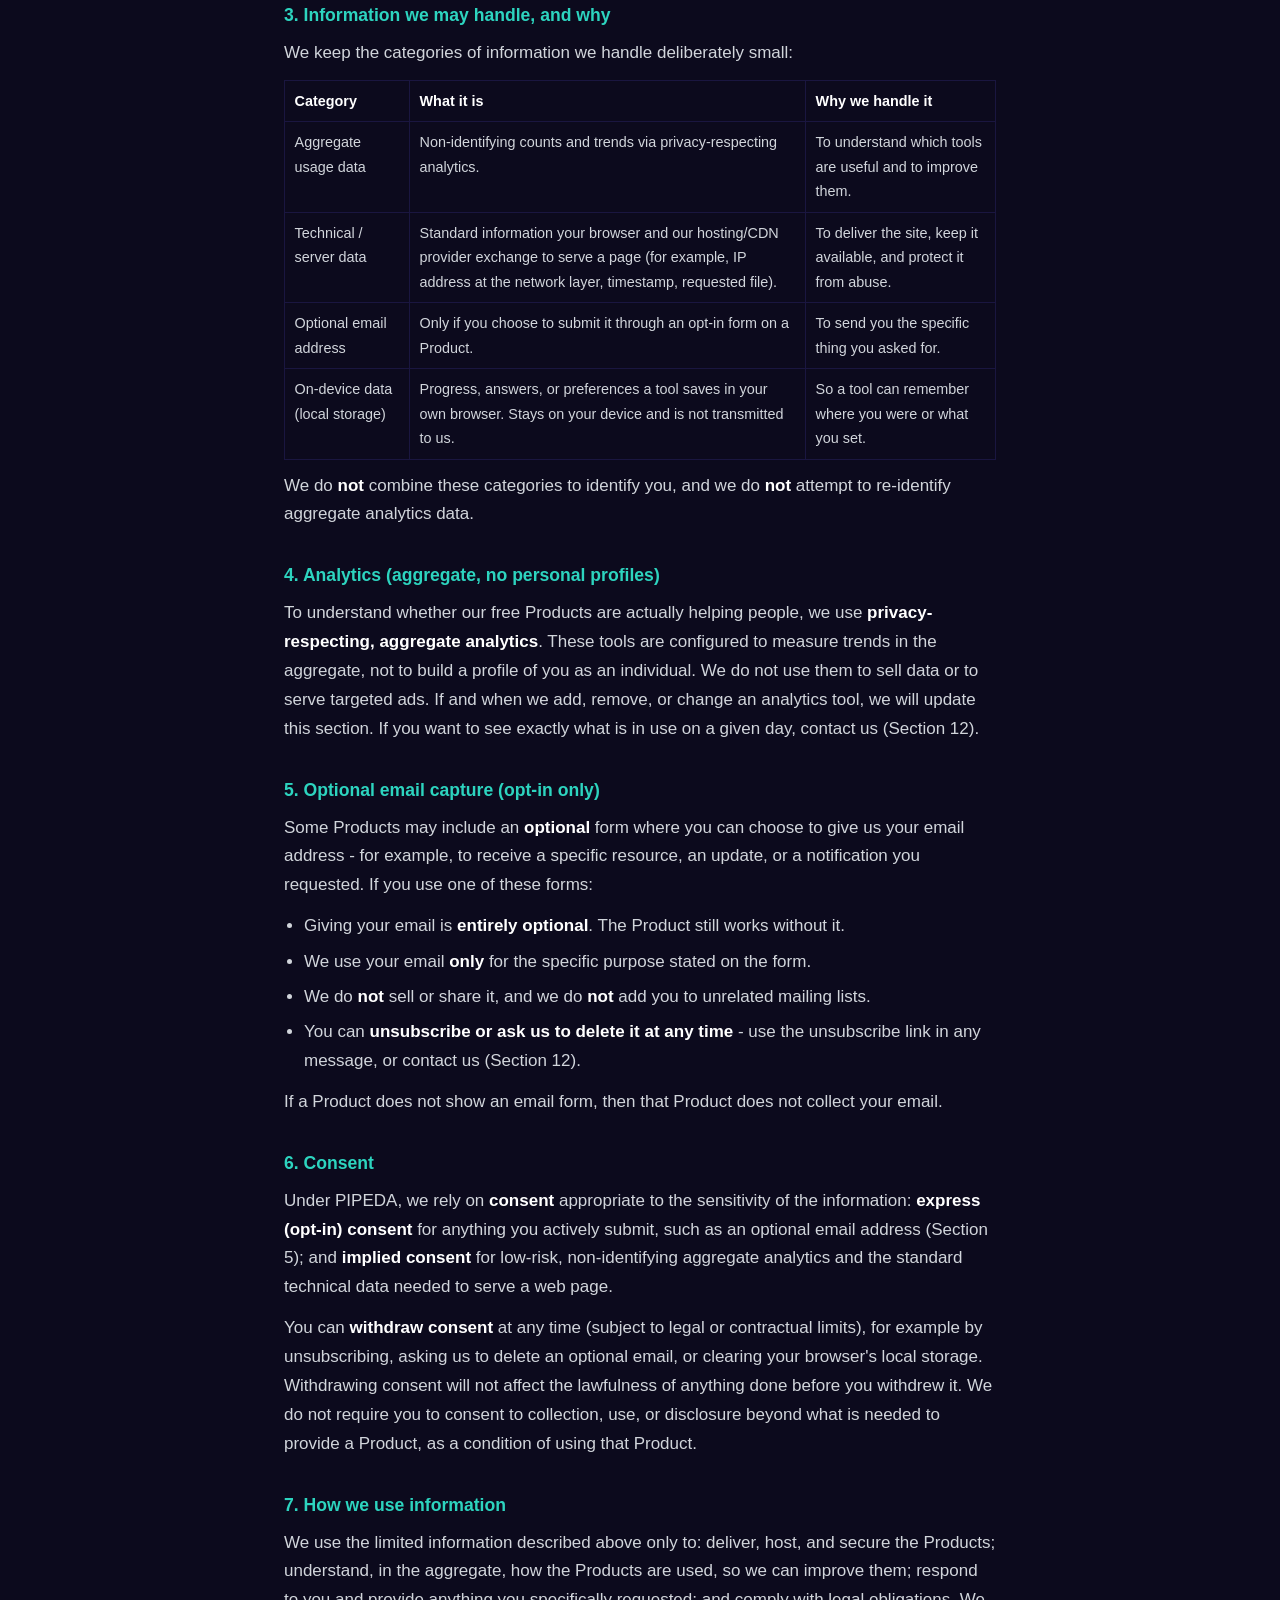
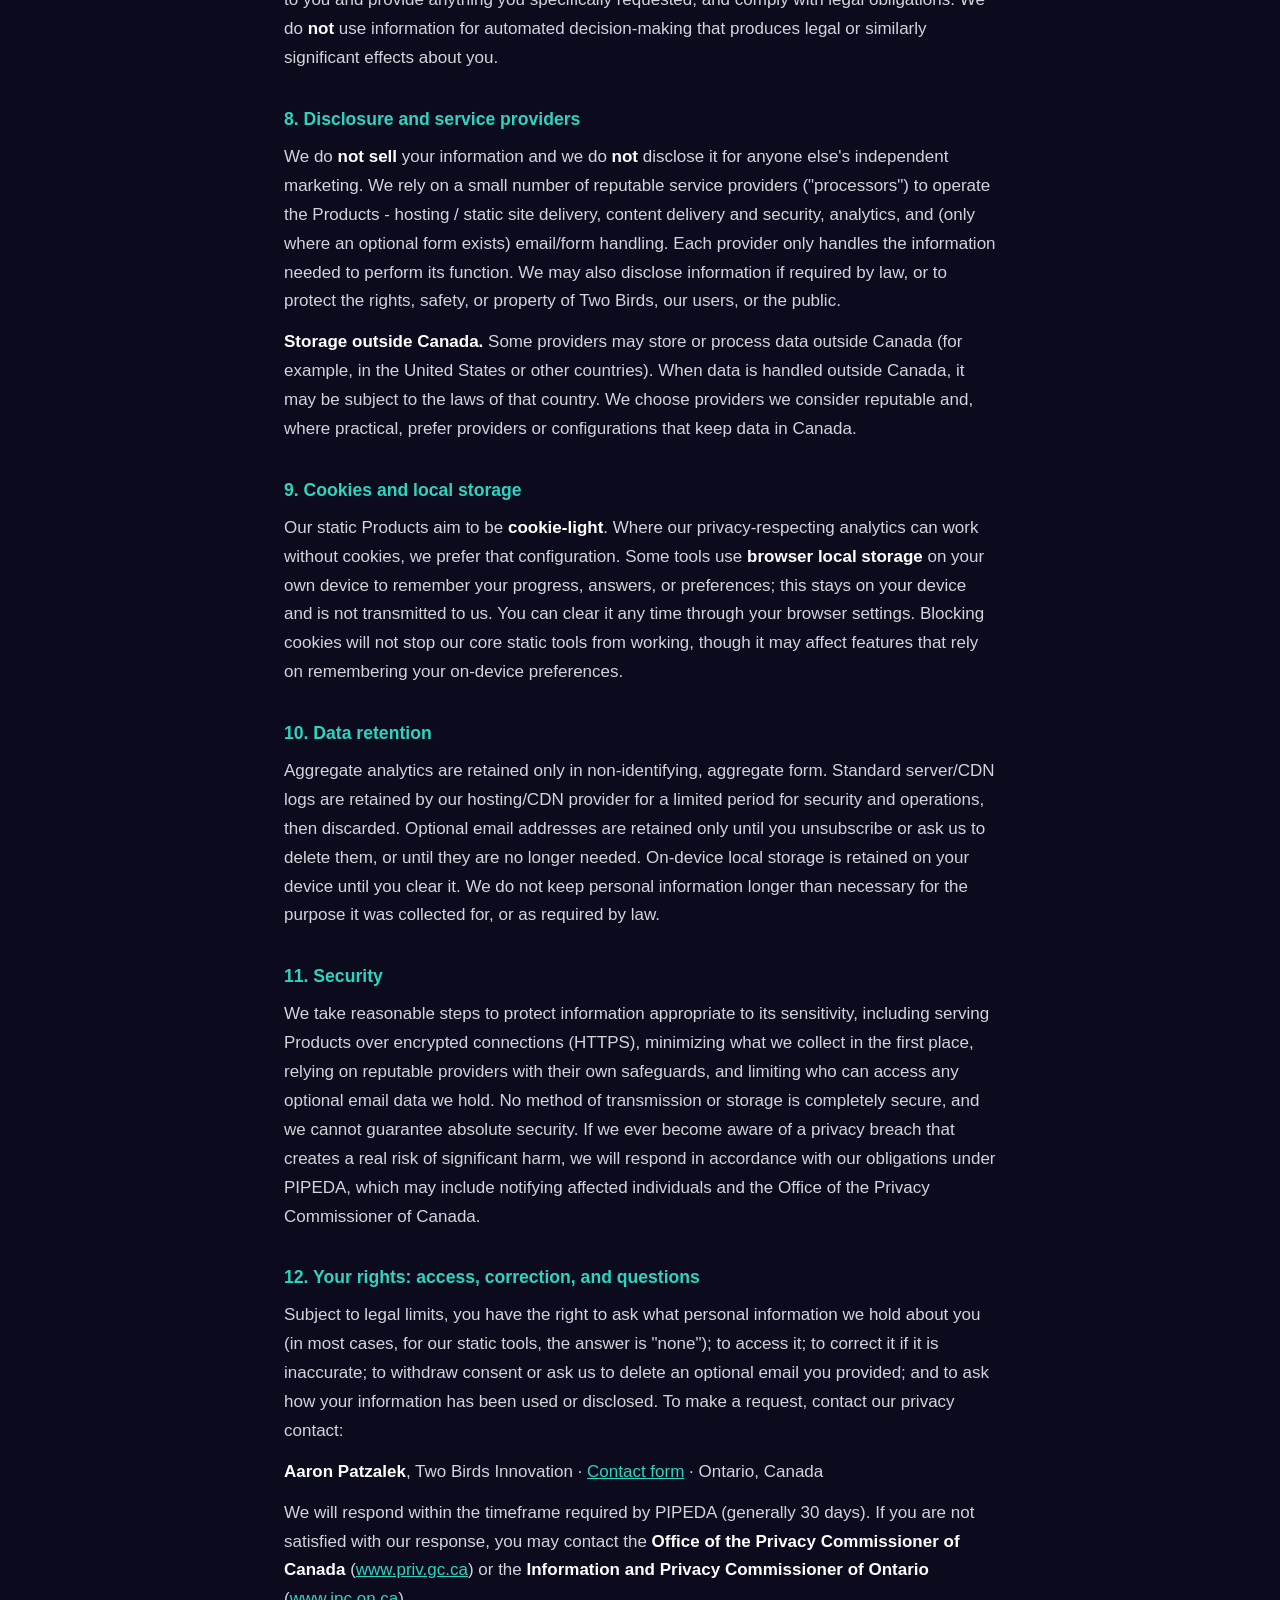
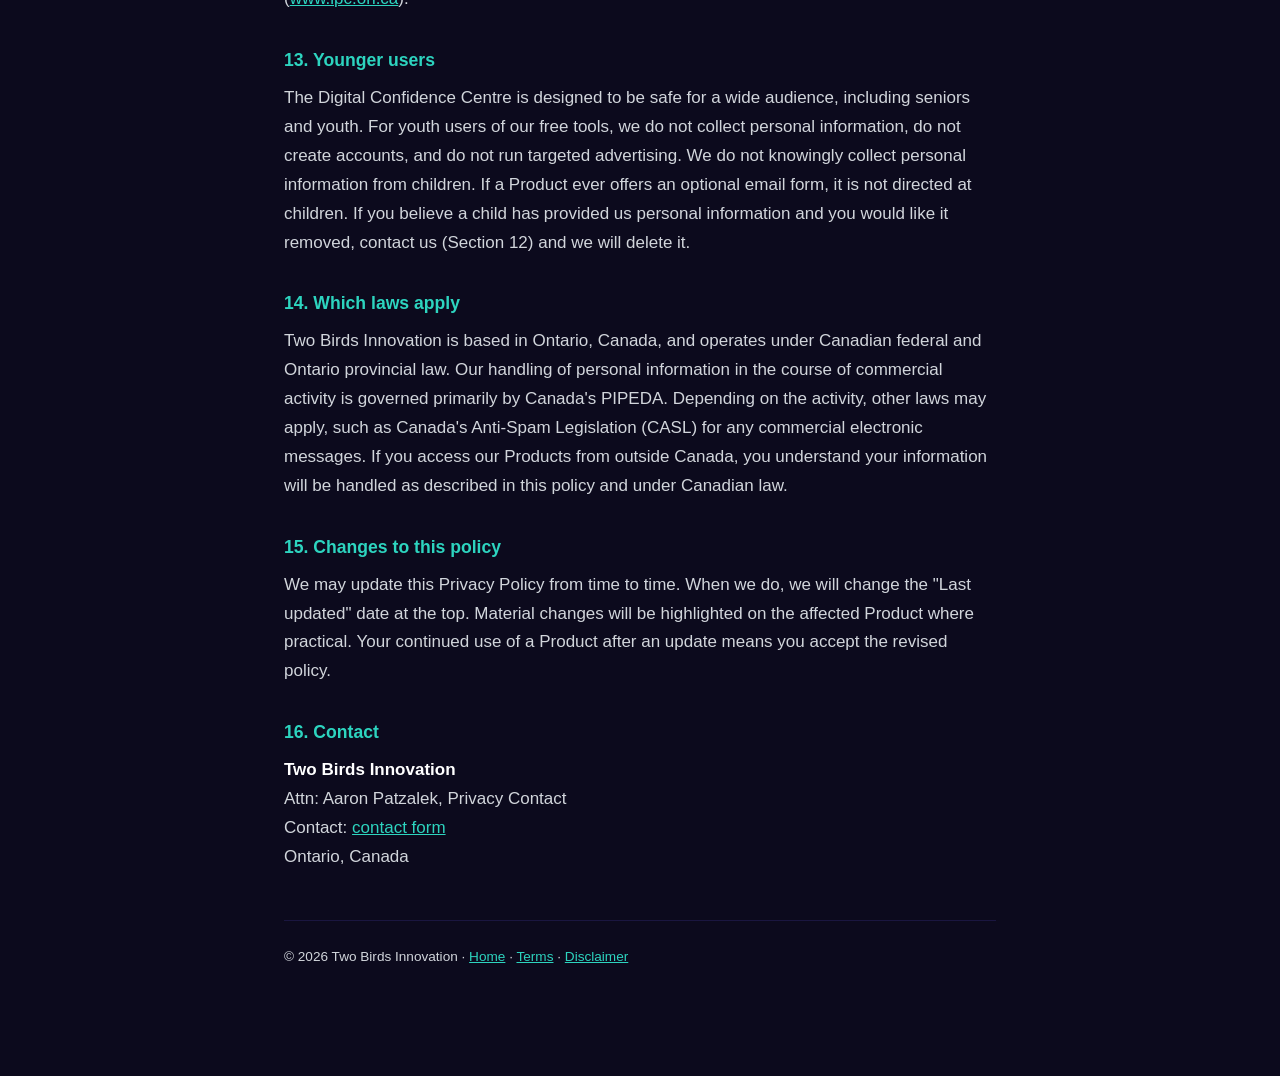
<file: privacy.html>
<!DOCTYPE html>
<html lang="en-CA">
<head>
  <meta charset="UTF-8">
  <meta name="viewport" content="width=device-width, initial-scale=1.0">
  <title>Privacy Policy - Two Birds Innovation</title>
  <meta name="description" content="Privacy Policy for Two Birds Innovation. Minimal-data by design, consistent with PIPEDA. Draft template pending professional review.">
  <meta name="robots" content="index, follow">
  <link rel="icon" type="image/svg+xml" href="images/favicon.svg">
  <link rel="stylesheet" href="css/style.css">
  <style>
    .legal-page {
      max-width: 760px;
      margin: 0 auto;
      padding: 4rem 1.5rem 6rem;
    }
    .legal-page h1 { font-size: 2rem; margin-bottom: 0.4rem; color: var(--white); }
    .meta { color: var(--grey-400); font-size: 0.85rem; margin-bottom: 2rem; }
    .draft-note {
      background: var(--space-700);
      border: 2px solid var(--teal-500);
      border-radius: 12px;
      padding: 1rem 1.25rem;
      margin-bottom: 2.5rem;
    }
    .draft-note p { margin: 0; color: var(--grey-300); font-size: 0.9rem; }
    .summary-box {
      background: var(--space-700);
      border: 1px solid var(--space-600, #2a3550);
      border-radius: 12px;
      padding: 1.25rem 1.5rem;
      margin-bottom: 2.5rem;
    }
    .summary-box ul { margin: 0.5rem 0 0 1.25rem; }
    section { margin-bottom: 2rem; }
    h2 { font-size: 1.1rem; color: var(--teal-400); margin-bottom: 0.5rem; margin-top: 1.5rem; }
    p { margin-bottom: 0.75rem; color: var(--grey-300); }
    ul { margin: 0 0 0.75rem 1.25rem; color: var(--grey-300); }
    li { margin-bottom: 0.4rem; }
    strong { color: var(--white); }
    table { width: 100%; border-collapse: collapse; margin-bottom: 0.75rem; font-size: 0.9rem; }
    th, td { border: 1px solid var(--space-700); padding: 0.5rem 0.6rem; text-align: left; vertical-align: top; color: var(--grey-300); }
    th { color: var(--white); }
    a { color: var(--teal-400); }
    a:hover { text-decoration: underline; }
    a:focus-visible { outline: 3px solid var(--teal-500); outline-offset: 3px; }
    .back-link {
      display: inline-block;
      color: var(--teal-400);
      text-decoration: none;
      margin-bottom: 2rem;
      font-size: 0.9rem;
    }
    .back-link:hover { text-decoration: underline; }
    .legal-footer {
      margin-top: 3rem;
      padding-top: 1.5rem;
      border-top: 1px solid var(--space-700);
      font-size: 0.85rem;
      color: var(--grey-500);
    }
  </style>
</head>
<body>
  <div class="legal-page">
    <a href="index.html" class="back-link">&#8592; Back to Two Birds Innovation</a>

    <h1>Privacy Policy</h1>
    <p class="meta">Two Birds Innovation &middot; St. Thomas, Ontario, Canada &middot; Last updated: July 2026</p>

    <div class="draft-note">
      <p><strong>DRAFT - pending professional review.</strong> This is a draft template and is not legal, tax, or financial advice. It should be reviewed by a licensed Ontario lawyer before it is relied on. Bracketed items are placeholders to be confirmed.</p>
    </div>

    <p>This Privacy Policy explains how Two Birds Innovation ("Two Birds", "we", "us", "our") handles information in connection with our websites and free digital products, including the Digital Confidence Centre (a free digital-literacy and scam-safety web tool), our job-search tool, and other static web tools we publish (together, the "Products").</p>
    <p>We built these Products to be <strong>minimal-data by design</strong>. In plain terms: we try to collect as little information as possible, and most of our Products collect <strong>no personal information about you at all</strong>. This policy is written to be consistent with Canada's federal <em>Personal Information Protection and Electronic Documents Act</em> (PIPEDA) and applicable Ontario law.</p>

    <div class="summary-box">
      <p><strong>Summary (the short version):</strong></p>
      <ul>
        <li>The Digital Confidence Centre and our other static tools have <strong>no accounts and no login</strong>, and do <strong>not</strong> ask you for or collect personal information.</li>
        <li>We do <strong>not</strong> sell, rent, or trade your information to anyone. Ever.</li>
        <li>We do <strong>not</strong> use your information for targeted advertising, and we do <strong>not</strong> run third-party ad networks on our Products.</li>
        <li>Where we measure how our Products are used, we use <strong>aggregate, no-personally-identifiable-information (no-PII) analytics</strong> through the tool(s) in use (see Section 4).</li>
        <li>Some Products may offer an <strong>optional</strong> email sign-up. This is opt-in only, and you can unsubscribe at any time (see Section 5).</li>
        <li>Data that stays <strong>on your own device</strong> (such as browser local storage used to remember your progress or preferences) is not sent to us.</li>
      </ul>
    </div>

    <section>
      <h2>2. What we do NOT collect</h2>
      <p>Across the Digital Confidence Centre and our other static web tools, we do <strong>not</strong>:</p>
      <ul>
        <li>create user accounts, profiles, or logins;</li>
        <li>ask for your name, address, phone number, date of birth, or government identifiers;</li>
        <li>collect payment or financial information (our free Products are free - there is nothing to pay);</li>
        <li>require you to sign in with Google, Facebook, or any other identity provider;</li>
        <li>sell, rent, license, or trade any information about you;</li>
        <li>use your information to target ads to you, or allow third parties to do so on our Products;</li>
        <li>build advertising or tracking profiles about you.</li>
      </ul>
      <p>Where a specific Product does collect something (for example, an <strong>optional</strong> email address you choose to provide - see Section 5), that collection is described in this policy, and you are told about it at the point where you provide it.</p>
    </section>

    <section>
      <h2>3. Information we may handle, and why</h2>
      <p>We keep the categories of information we handle deliberately small:</p>
      <table>
        <thead>
          <tr><th>Category</th><th>What it is</th><th>Why we handle it</th></tr>
        </thead>
        <tbody>
          <tr><td>Aggregate usage data</td><td>Non-identifying counts and trends via privacy-respecting analytics.</td><td>To understand which tools are useful and to improve them.</td></tr>
          <tr><td>Technical / server data</td><td>Standard information your browser and our hosting/CDN provider exchange to serve a page (for example, IP address at the network layer, timestamp, requested file).</td><td>To deliver the site, keep it available, and protect it from abuse.</td></tr>
          <tr><td>Optional email address</td><td>Only if you choose to submit it through an opt-in form on a Product.</td><td>To send you the specific thing you asked for.</td></tr>
          <tr><td>On-device data (local storage)</td><td>Progress, answers, or preferences a tool saves in your own browser. Stays on your device and is not transmitted to us.</td><td>So a tool can remember where you were or what you set.</td></tr>
        </tbody>
      </table>
      <p>We do <strong>not</strong> combine these categories to identify you, and we do <strong>not</strong> attempt to re-identify aggregate analytics data.</p>
    </section>

    <section>
      <h2>4. Analytics (aggregate, no personal profiles)</h2>
      <p>To understand whether our free Products are actually helping people, we use <strong>privacy-respecting, aggregate analytics</strong>. These tools are configured to measure trends in the aggregate, not to build a profile of you as an individual. We do not use them to sell data or to serve targeted ads. If and when we add, remove, or change an analytics tool, we will update this section. If you want to see exactly what is in use on a given day, contact us (Section 12).</p>
    </section>

    <section>
      <h2>5. Optional email capture (opt-in only)</h2>
      <p>Some Products may include an <strong>optional</strong> form where you can choose to give us your email address - for example, to receive a specific resource, an update, or a notification you requested. If you use one of these forms:</p>
      <ul>
        <li>Giving your email is <strong>entirely optional</strong>. The Product still works without it.</li>
        <li>We use your email <strong>only</strong> for the specific purpose stated on the form.</li>
        <li>We do <strong>not</strong> sell or share it, and we do <strong>not</strong> add you to unrelated mailing lists.</li>
        <li>You can <strong>unsubscribe or ask us to delete it at any time</strong> - use the unsubscribe link in any message, or contact us (Section 12).</li>
      </ul>
      <p>If a Product does not show an email form, then that Product does not collect your email.</p>
    </section>

    <section>
      <h2>6. Consent</h2>
      <p>Under PIPEDA, we rely on <strong>consent</strong> appropriate to the sensitivity of the information: <strong>express (opt-in) consent</strong> for anything you actively submit, such as an optional email address (Section 5); and <strong>implied consent</strong> for low-risk, non-identifying aggregate analytics and the standard technical data needed to serve a web page.</p>
      <p>You can <strong>withdraw consent</strong> at any time (subject to legal or contractual limits), for example by unsubscribing, asking us to delete an optional email, or clearing your browser's local storage. Withdrawing consent will not affect the lawfulness of anything done before you withdrew it. We do not require you to consent to collection, use, or disclosure beyond what is needed to provide a Product, as a condition of using that Product.</p>
    </section>

    <section>
      <h2>7. How we use information</h2>
      <p>We use the limited information described above only to: deliver, host, and secure the Products; understand, in the aggregate, how the Products are used, so we can improve them; respond to you and provide anything you specifically requested; and comply with legal obligations. We do <strong>not</strong> use information for automated decision-making that produces legal or similarly significant effects about you.</p>
    </section>

    <section>
      <h2>8. Disclosure and service providers</h2>
      <p>We do <strong>not sell</strong> your information and we do <strong>not</strong> disclose it for anyone else's independent marketing. We rely on a small number of reputable service providers ("processors") to operate the Products - hosting / static site delivery, content delivery and security, analytics, and (only where an optional form exists) email/form handling. Each provider only handles the information needed to perform its function. We may also disclose information if required by law, or to protect the rights, safety, or property of Two Birds, our users, or the public.</p>
      <p><strong>Storage outside Canada.</strong> Some providers may store or process data outside Canada (for example, in the United States or other countries). When data is handled outside Canada, it may be subject to the laws of that country. We choose providers we consider reputable and, where practical, prefer providers or configurations that keep data in Canada.</p>
    </section>

    <section>
      <h2>9. Cookies and local storage</h2>
      <p>Our static Products aim to be <strong>cookie-light</strong>. Where our privacy-respecting analytics can work without cookies, we prefer that configuration. Some tools use <strong>browser local storage</strong> on your own device to remember your progress, answers, or preferences; this stays on your device and is not transmitted to us. You can clear it any time through your browser settings. Blocking cookies will not stop our core static tools from working, though it may affect features that rely on remembering your on-device preferences.</p>
    </section>

    <section>
      <h2>10. Data retention</h2>
      <p>Aggregate analytics are retained only in non-identifying, aggregate form. Standard server/CDN logs are retained by our hosting/CDN provider for a limited period for security and operations, then discarded. Optional email addresses are retained only until you unsubscribe or ask us to delete them, or until they are no longer needed. On-device local storage is retained on your device until you clear it. We do not keep personal information longer than necessary for the purpose it was collected for, or as required by law.</p>
    </section>

    <section>
      <h2>11. Security</h2>
      <p>We take reasonable steps to protect information appropriate to its sensitivity, including serving Products over encrypted connections (HTTPS), minimizing what we collect in the first place, relying on reputable providers with their own safeguards, and limiting who can access any optional email data we hold. No method of transmission or storage is completely secure, and we cannot guarantee absolute security. If we ever become aware of a privacy breach that creates a real risk of significant harm, we will respond in accordance with our obligations under PIPEDA, which may include notifying affected individuals and the Office of the Privacy Commissioner of Canada.</p>
    </section>

    <section>
      <h2>12. Your rights: access, correction, and questions</h2>
      <p>Subject to legal limits, you have the right to ask what personal information we hold about you (in most cases, for our static tools, the answer is "none"); to access it; to correct it if it is inaccurate; to withdraw consent or ask us to delete an optional email you provided; and to ask how your information has been used or disclosed. To make a request, contact our privacy contact:</p>
      <p><strong>Aaron Patzalek</strong>, Two Birds Innovation &middot; <a href="consulting.html#contact">Contact form</a> &middot; Ontario, Canada</p>
      <p>We will respond within the timeframe required by PIPEDA (generally 30 days). If you are not satisfied with our response, you may contact the <strong>Office of the Privacy Commissioner of Canada</strong> (<a href="https://www.priv.gc.ca" target="_blank" rel="noopener">www.priv.gc.ca</a>) or the <strong>Information and Privacy Commissioner of Ontario</strong> (<a href="https://www.ipc.on.ca" target="_blank" rel="noopener">www.ipc.on.ca</a>).</p>
    </section>

    <section>
      <h2>13. Younger users</h2>
      <p>The Digital Confidence Centre is designed to be safe for a wide audience, including seniors and youth. For youth users of our free tools, we do not collect personal information, do not create accounts, and do not run targeted advertising. We do not knowingly collect personal information from children. If a Product ever offers an optional email form, it is not directed at children. If you believe a child has provided us personal information and you would like it removed, contact us (Section 12) and we will delete it.</p>
    </section>

    <section>
      <h2>14. Which laws apply</h2>
      <p>Two Birds Innovation is based in Ontario, Canada, and operates under Canadian federal and Ontario provincial law. Our handling of personal information in the course of commercial activity is governed primarily by Canada's PIPEDA. Depending on the activity, other laws may apply, such as Canada's Anti-Spam Legislation (CASL) for any commercial electronic messages. If you access our Products from outside Canada, you understand your information will be handled as described in this policy and under Canadian law.</p>
    </section>

    <section>
      <h2>15. Changes to this policy</h2>
      <p>We may update this Privacy Policy from time to time. When we do, we will change the "Last updated" date at the top. Material changes will be highlighted on the affected Product where practical. Your continued use of a Product after an update means you accept the revised policy.</p>
    </section>

    <section>
      <h2>16. Contact</h2>
      <p><strong>Two Birds Innovation</strong><br>
      Attn: Aaron Patzalek, Privacy Contact<br>
      Contact: <a href="consulting.html#contact">contact form</a><br>
      Ontario, Canada</p>
    </section>

    <footer class="legal-footer">
      <p>&copy; <span id="copyright-year">2026</span> Two Birds Innovation &middot; <a href="index.html">Home</a> &middot; <a href="terms.html">Terms</a> &middot; <a href="disclaimer.html">Disclaimer</a></p>
    </footer>
    <script>document.getElementById('copyright-year').textContent = new Date().getFullYear();</script>
  </div>
</body>
</html>
</file>
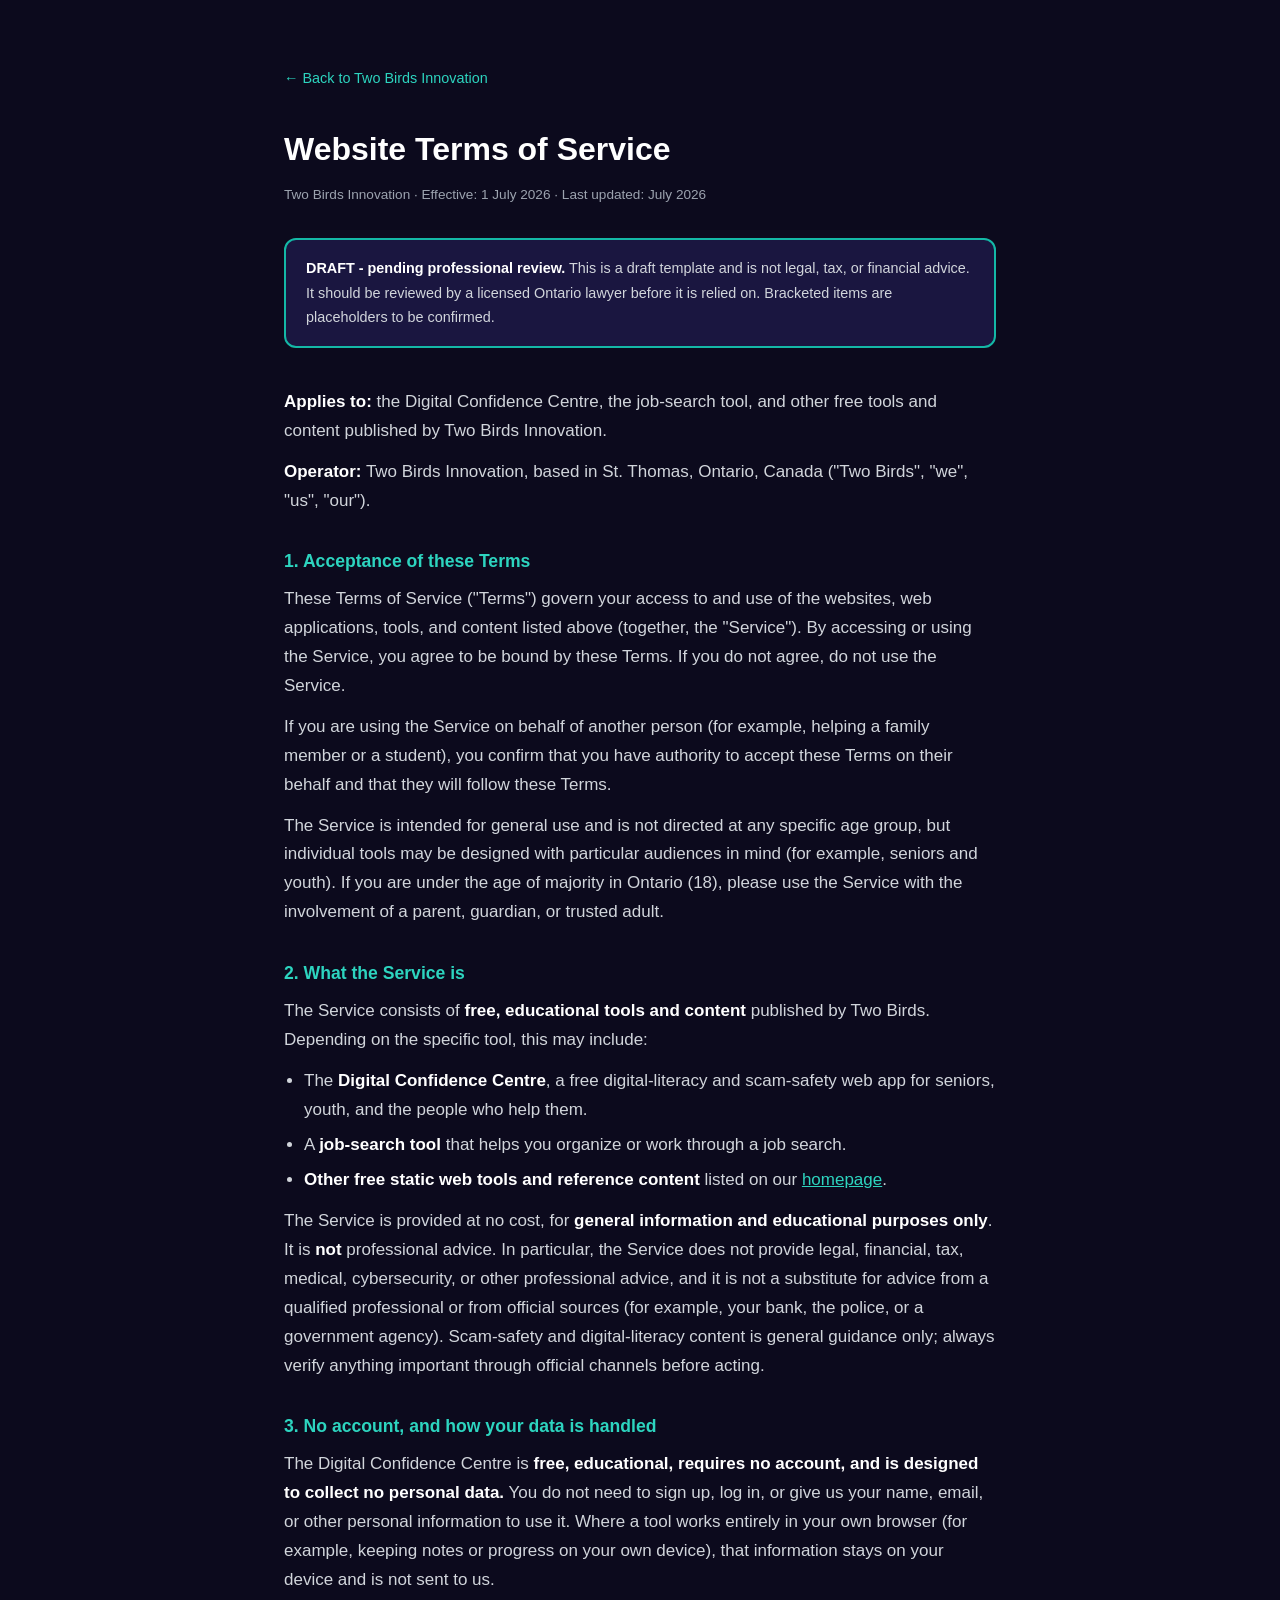
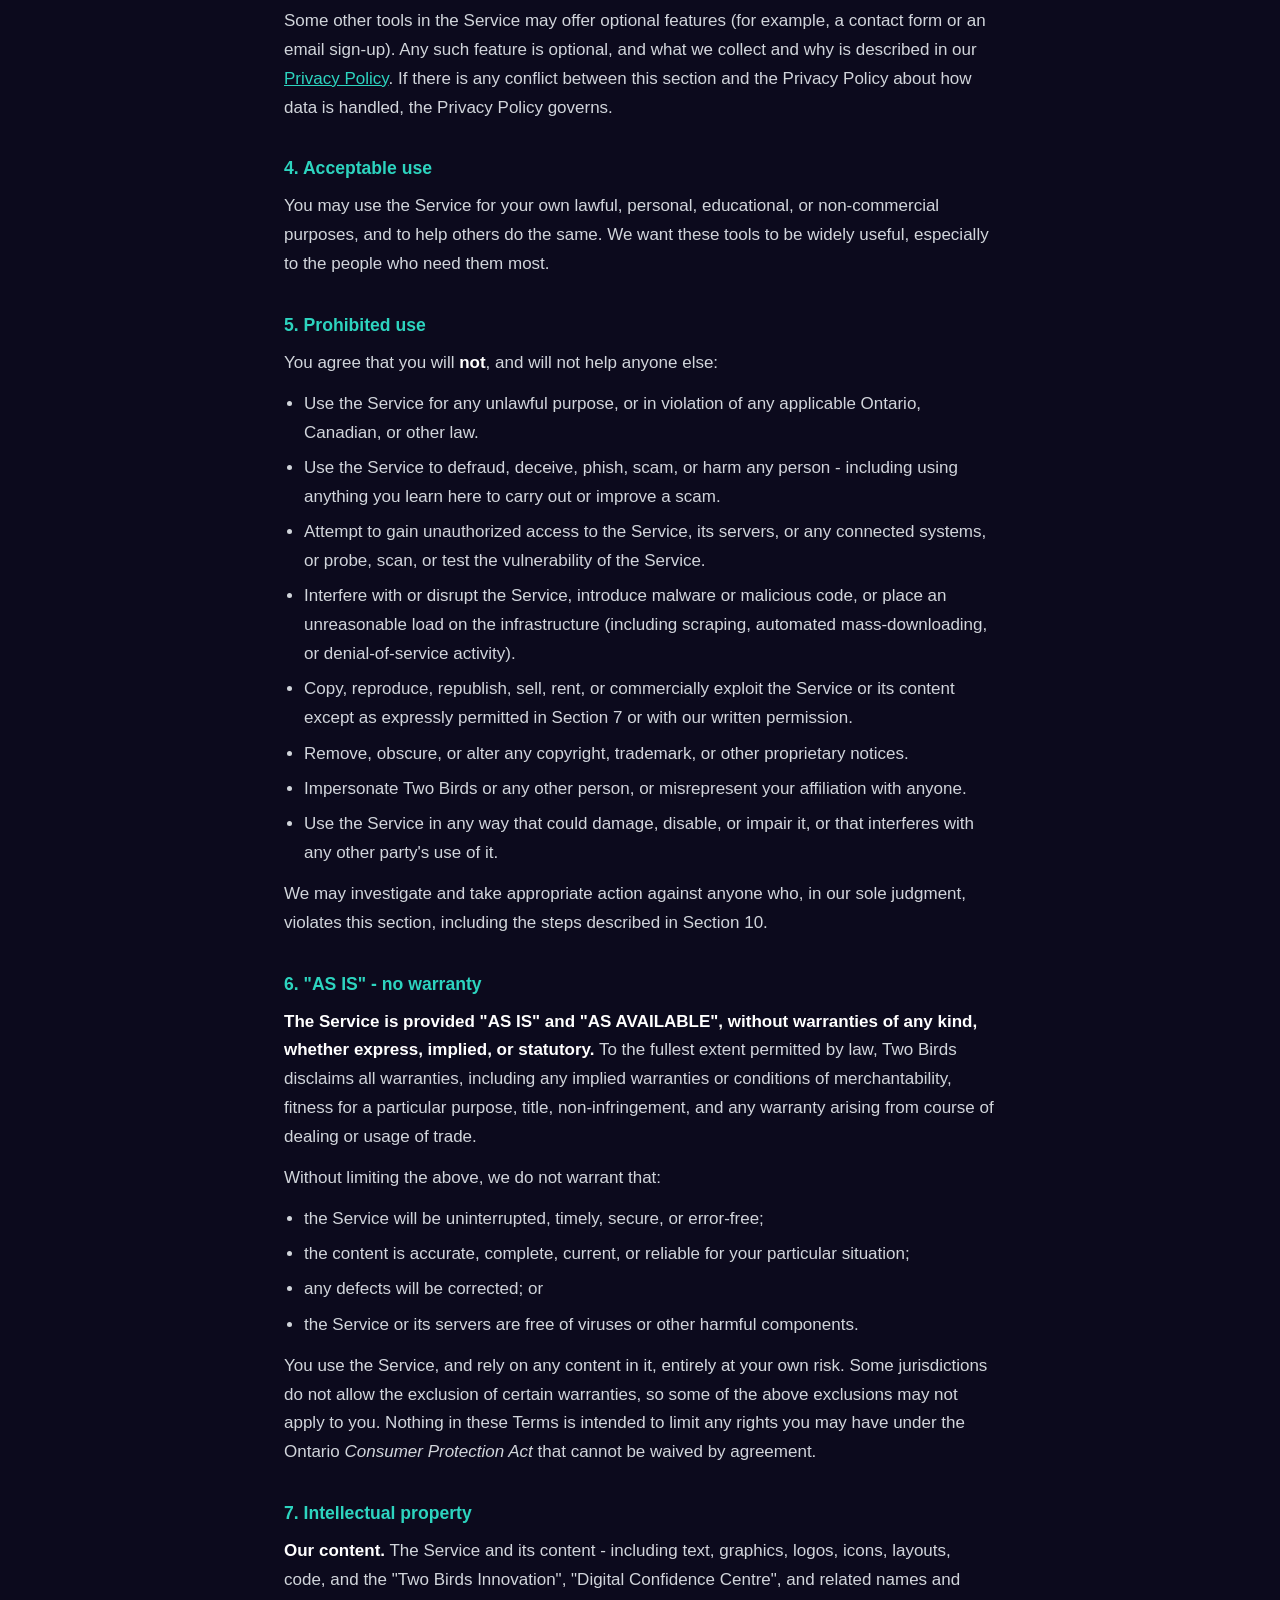
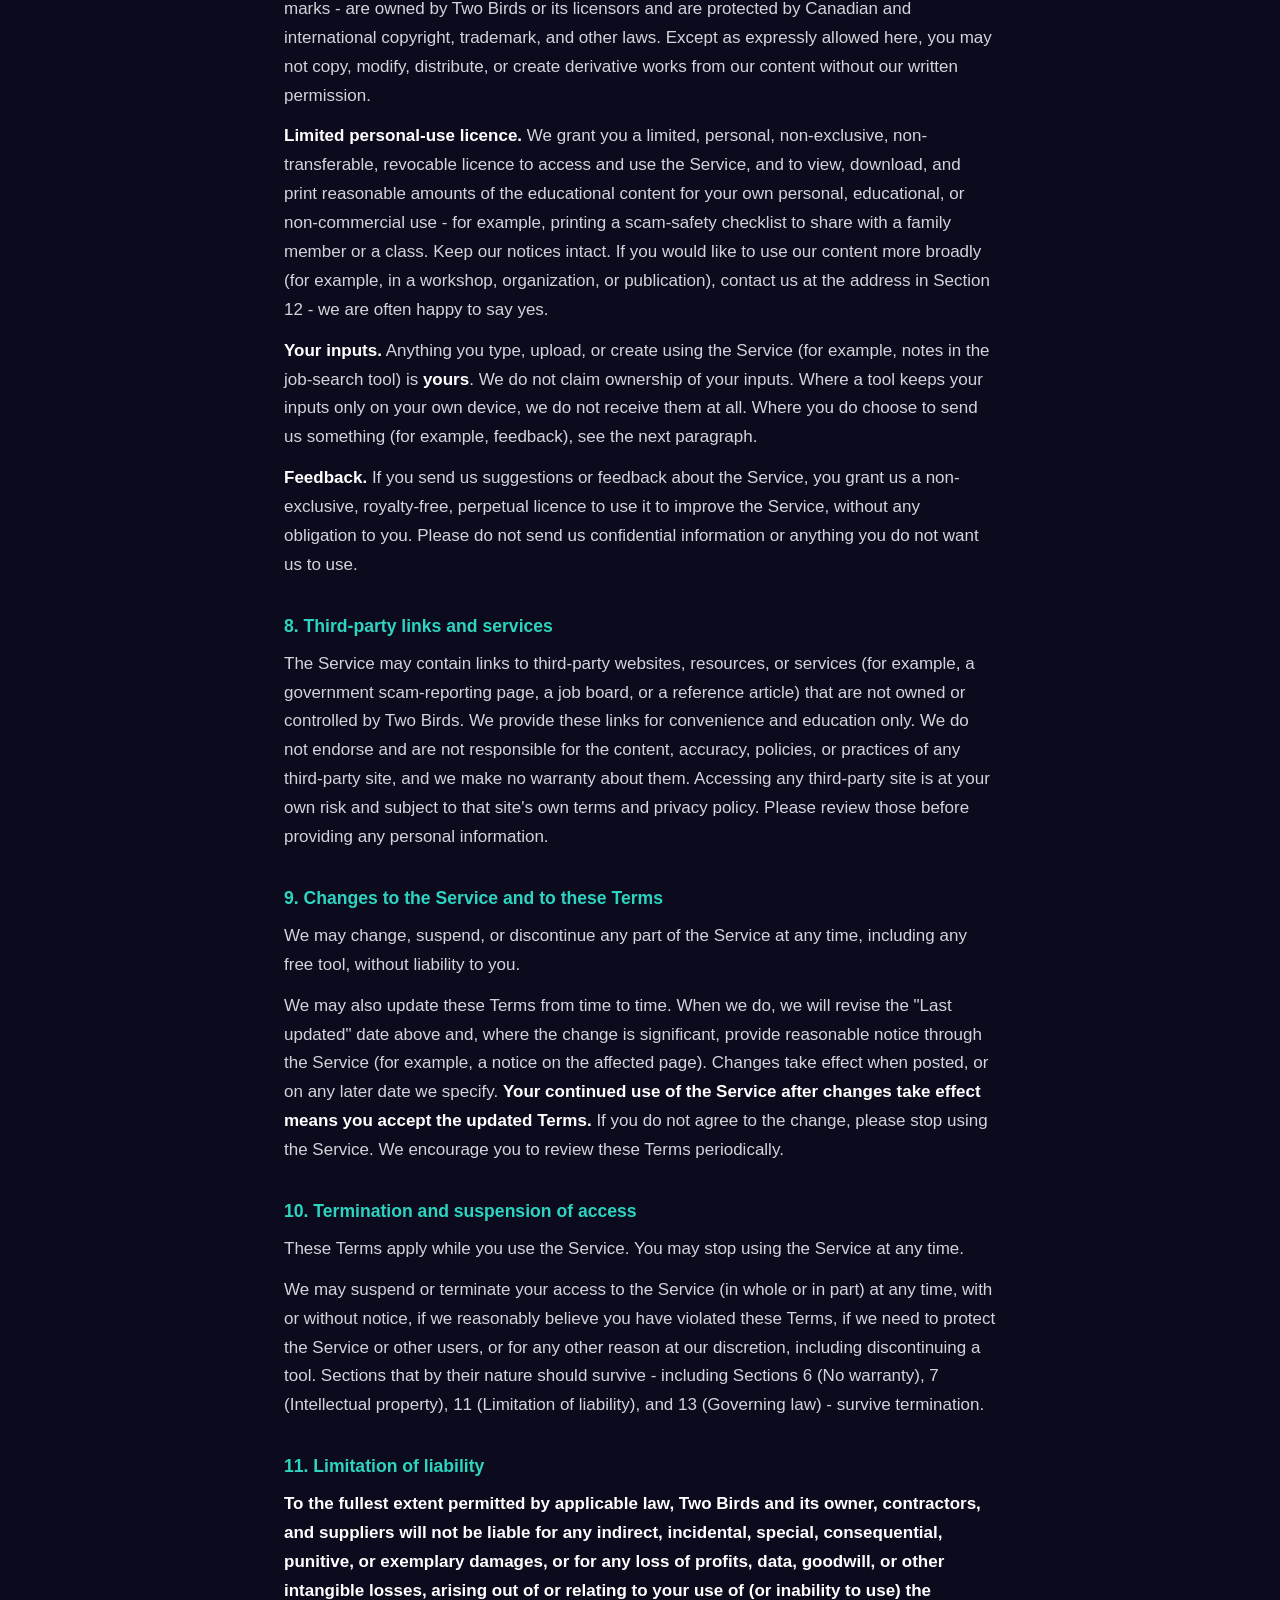
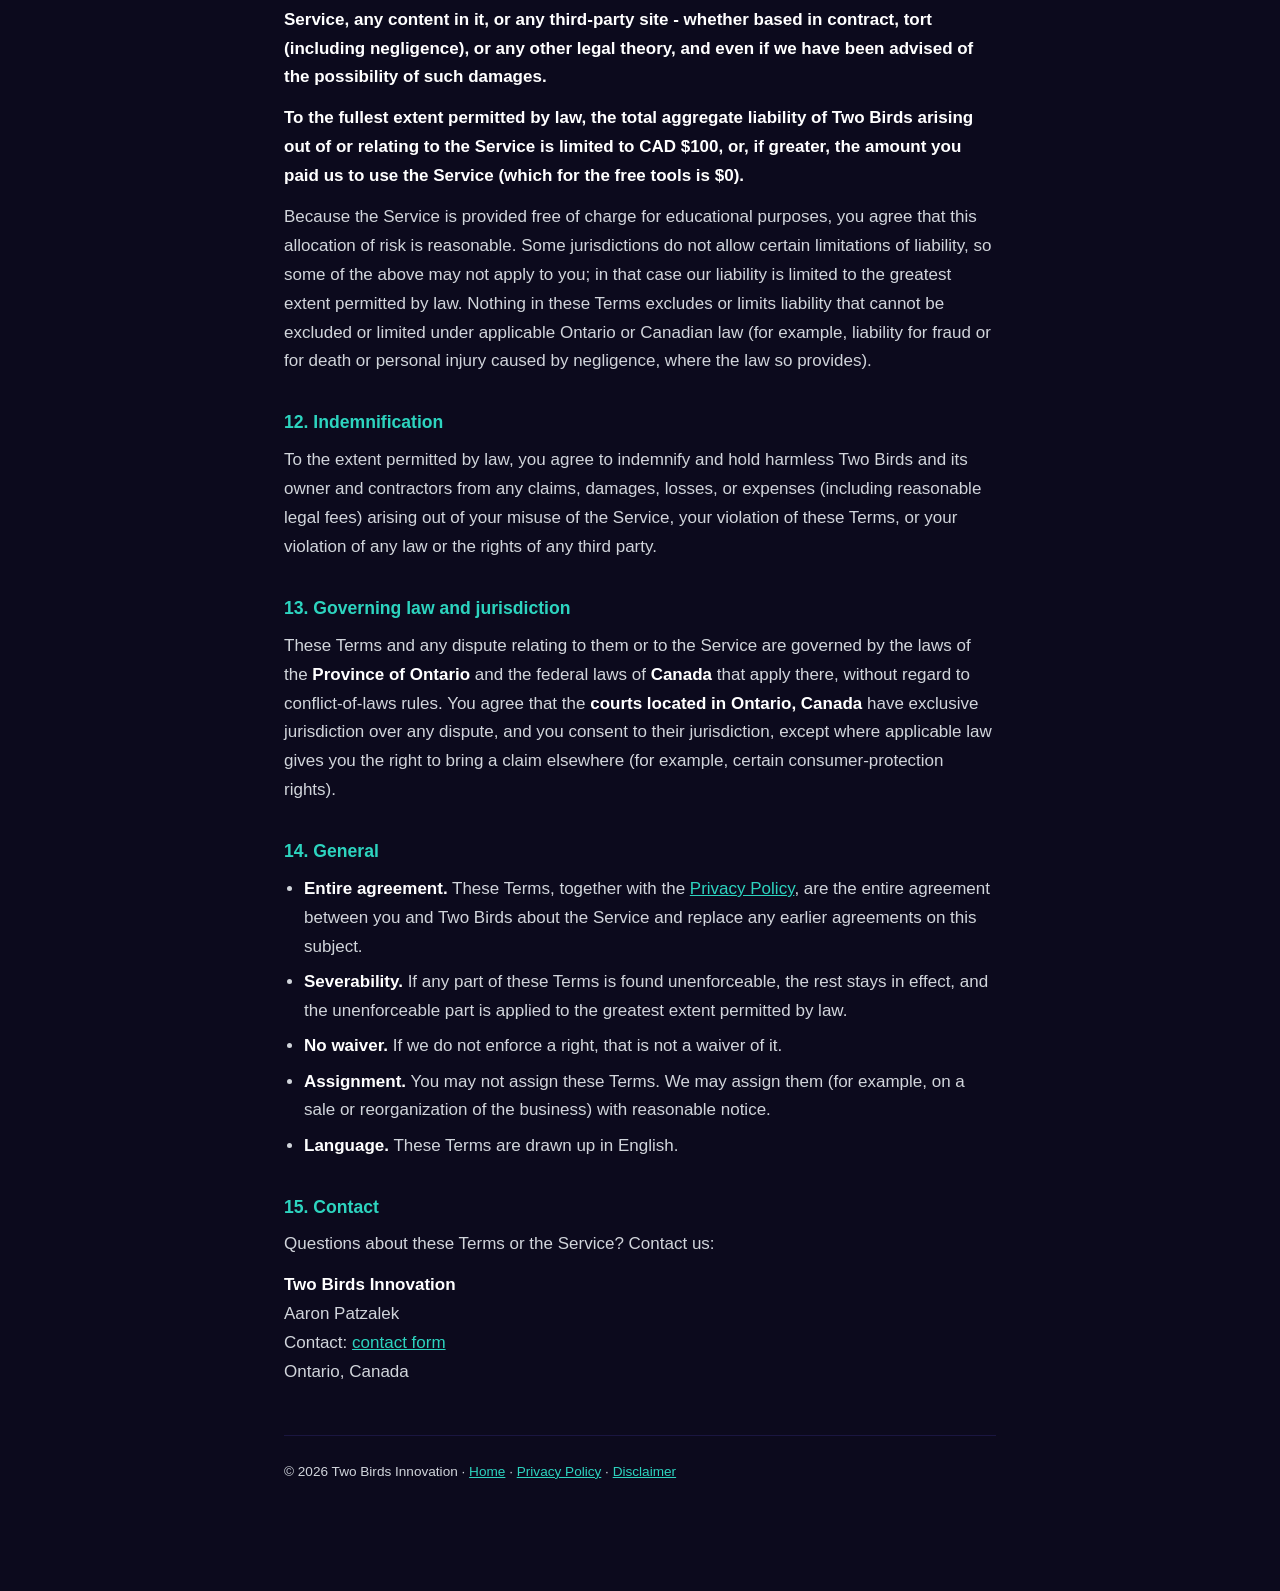
<file: terms.html>
<!DOCTYPE html>
<html lang="en-CA">
<head>
  <meta charset="UTF-8">
  <meta name="viewport" content="width=device-width, initial-scale=1.0">
  <title>Terms of Service - Two Birds Innovation</title>
  <meta name="description" content="Terms of Service for Two Birds Innovation. Draft template pending professional review.">
  <meta name="robots" content="index, follow">
  <link rel="icon" type="image/svg+xml" href="images/favicon.svg">
  <link rel="stylesheet" href="css/style.css">
  <style>
    .legal-page {
      max-width: 760px;
      margin: 0 auto;
      padding: 4rem 1.5rem 6rem;
    }
    .legal-page h1 { font-size: 2rem; margin-bottom: 0.4rem; color: var(--white); }
    .meta { color: var(--grey-400); font-size: 0.85rem; margin-bottom: 2rem; }
    .draft-note {
      background: var(--space-700);
      border: 2px solid var(--teal-500);
      border-radius: 12px;
      padding: 1rem 1.25rem;
      margin-bottom: 2.5rem;
    }
    .draft-note p { margin: 0; color: var(--grey-300); font-size: 0.9rem; }
    section { margin-bottom: 2rem; }
    h2 { font-size: 1.1rem; color: var(--teal-400); margin-bottom: 0.5rem; margin-top: 1.5rem; }
    p { margin-bottom: 0.75rem; color: var(--grey-300); }
    ul { margin: 0 0 0.75rem 1.25rem; color: var(--grey-300); }
    li { margin-bottom: 0.4rem; }
    strong { color: var(--white); }
    a { color: var(--teal-400); }
    a:hover { text-decoration: underline; }
    a:focus-visible { outline: 3px solid var(--teal-500); outline-offset: 3px; }
    .back-link {
      display: inline-block;
      color: var(--teal-400);
      text-decoration: none;
      margin-bottom: 2rem;
      font-size: 0.9rem;
    }
    .back-link:hover { text-decoration: underline; }
    .legal-footer {
      margin-top: 3rem;
      padding-top: 1.5rem;
      border-top: 1px solid var(--space-700);
      font-size: 0.85rem;
      color: var(--grey-500);
    }
  </style>
</head>
<body>
  <div class="legal-page">
    <a href="index.html" class="back-link">&#8592; Back to Two Birds Innovation</a>

    <h1>Website Terms of Service</h1>
    <p class="meta">Two Birds Innovation &middot; Effective: 1 July 2026 &middot; Last updated: July 2026</p>

    <div class="draft-note">
      <p><strong>DRAFT - pending professional review.</strong> This is a draft template and is not legal, tax, or financial advice. It should be reviewed by a licensed Ontario lawyer before it is relied on. Bracketed items are placeholders to be confirmed.</p>
    </div>

    <section>
      <p><strong>Applies to:</strong> the Digital Confidence Centre, the job-search tool, and other free tools and content published by Two Birds Innovation.</p>
      <p><strong>Operator:</strong> Two Birds Innovation, based in St. Thomas, Ontario, Canada ("Two Birds", "we", "us", "our").</p>
    </section>

    <section>
      <h2>1. Acceptance of these Terms</h2>
      <p>These Terms of Service ("Terms") govern your access to and use of the websites, web applications, tools, and content listed above (together, the "Service"). By accessing or using the Service, you agree to be bound by these Terms. If you do not agree, do not use the Service.</p>
      <p>If you are using the Service on behalf of another person (for example, helping a family member or a student), you confirm that you have authority to accept these Terms on their behalf and that they will follow these Terms.</p>
      <p>The Service is intended for general use and is not directed at any specific age group, but individual tools may be designed with particular audiences in mind (for example, seniors and youth). If you are under the age of majority in Ontario (18), please use the Service with the involvement of a parent, guardian, or trusted adult.</p>
    </section>

    <section>
      <h2>2. What the Service is</h2>
      <p>The Service consists of <strong>free, educational tools and content</strong> published by Two Birds. Depending on the specific tool, this may include:</p>
      <ul>
        <li>The <strong>Digital Confidence Centre</strong>, a free digital-literacy and scam-safety web app for seniors, youth, and the people who help them.</li>
        <li>A <strong>job-search tool</strong> that helps you organize or work through a job search.</li>
        <li><strong>Other free static web tools and reference content</strong> listed on our <a href="index.html">homepage</a>.</li>
      </ul>
      <p>The Service is provided at no cost, for <strong>general information and educational purposes only</strong>. It is <strong>not</strong> professional advice. In particular, the Service does not provide legal, financial, tax, medical, cybersecurity, or other professional advice, and it is not a substitute for advice from a qualified professional or from official sources (for example, your bank, the police, or a government agency). Scam-safety and digital-literacy content is general guidance only; always verify anything important through official channels before acting.</p>
    </section>

    <section>
      <h2>3. No account, and how your data is handled</h2>
      <p>The Digital Confidence Centre is <strong>free, educational, requires no account, and is designed to collect no personal data.</strong> You do not need to sign up, log in, or give us your name, email, or other personal information to use it. Where a tool works entirely in your own browser (for example, keeping notes or progress on your own device), that information stays on your device and is not sent to us.</p>
      <p>Some other tools in the Service may offer optional features (for example, a contact form or an email sign-up). Any such feature is optional, and what we collect and why is described in our <a href="privacy.html">Privacy Policy</a>. If there is any conflict between this section and the Privacy Policy about how data is handled, the Privacy Policy governs.</p>
    </section>

    <section>
      <h2>4. Acceptable use</h2>
      <p>You may use the Service for your own lawful, personal, educational, or non-commercial purposes, and to help others do the same. We want these tools to be widely useful, especially to the people who need them most.</p>
    </section>

    <section>
      <h2>5. Prohibited use</h2>
      <p>You agree that you will <strong>not</strong>, and will not help anyone else:</p>
      <ul>
        <li>Use the Service for any unlawful purpose, or in violation of any applicable Ontario, Canadian, or other law.</li>
        <li>Use the Service to defraud, deceive, phish, scam, or harm any person - including using anything you learn here to carry out or improve a scam.</li>
        <li>Attempt to gain unauthorized access to the Service, its servers, or any connected systems, or probe, scan, or test the vulnerability of the Service.</li>
        <li>Interfere with or disrupt the Service, introduce malware or malicious code, or place an unreasonable load on the infrastructure (including scraping, automated mass-downloading, or denial-of-service activity).</li>
        <li>Copy, reproduce, republish, sell, rent, or commercially exploit the Service or its content except as expressly permitted in Section 7 or with our written permission.</li>
        <li>Remove, obscure, or alter any copyright, trademark, or other proprietary notices.</li>
        <li>Impersonate Two Birds or any other person, or misrepresent your affiliation with anyone.</li>
        <li>Use the Service in any way that could damage, disable, or impair it, or that interferes with any other party's use of it.</li>
      </ul>
      <p>We may investigate and take appropriate action against anyone who, in our sole judgment, violates this section, including the steps described in Section 10.</p>
    </section>

    <section>
      <h2>6. "AS IS" - no warranty</h2>
      <p><strong>The Service is provided "AS IS" and "AS AVAILABLE", without warranties of any kind, whether express, implied, or statutory.</strong> To the fullest extent permitted by law, Two Birds disclaims all warranties, including any implied warranties or conditions of merchantability, fitness for a particular purpose, title, non-infringement, and any warranty arising from course of dealing or usage of trade.</p>
      <p>Without limiting the above, we do not warrant that:</p>
      <ul>
        <li>the Service will be uninterrupted, timely, secure, or error-free;</li>
        <li>the content is accurate, complete, current, or reliable for your particular situation;</li>
        <li>any defects will be corrected; or</li>
        <li>the Service or its servers are free of viruses or other harmful components.</li>
      </ul>
      <p>You use the Service, and rely on any content in it, entirely at your own risk. Some jurisdictions do not allow the exclusion of certain warranties, so some of the above exclusions may not apply to you. Nothing in these Terms is intended to limit any rights you may have under the Ontario <em>Consumer Protection Act</em> that cannot be waived by agreement.</p>
    </section>

    <section>
      <h2>7. Intellectual property</h2>
      <p><strong>Our content.</strong> The Service and its content - including text, graphics, logos, icons, layouts, code, and the "Two Birds Innovation", "Digital Confidence Centre", and related names and marks - are owned by Two Birds or its licensors and are protected by Canadian and international copyright, trademark, and other laws. Except as expressly allowed here, you may not copy, modify, distribute, or create derivative works from our content without our written permission.</p>
      <p><strong>Limited personal-use licence.</strong> We grant you a limited, personal, non-exclusive, non-transferable, revocable licence to access and use the Service, and to view, download, and print reasonable amounts of the educational content for your own personal, educational, or non-commercial use - for example, printing a scam-safety checklist to share with a family member or a class. Keep our notices intact. If you would like to use our content more broadly (for example, in a workshop, organization, or publication), contact us at the address in Section 12 - we are often happy to say yes.</p>
      <p><strong>Your inputs.</strong> Anything you type, upload, or create using the Service (for example, notes in the job-search tool) is <strong>yours</strong>. We do not claim ownership of your inputs. Where a tool keeps your inputs only on your own device, we do not receive them at all. Where you do choose to send us something (for example, feedback), see the next paragraph.</p>
      <p><strong>Feedback.</strong> If you send us suggestions or feedback about the Service, you grant us a non-exclusive, royalty-free, perpetual licence to use it to improve the Service, without any obligation to you. Please do not send us confidential information or anything you do not want us to use.</p>
    </section>

    <section>
      <h2>8. Third-party links and services</h2>
      <p>The Service may contain links to third-party websites, resources, or services (for example, a government scam-reporting page, a job board, or a reference article) that are not owned or controlled by Two Birds. We provide these links for convenience and education only. We do not endorse and are not responsible for the content, accuracy, policies, or practices of any third-party site, and we make no warranty about them. Accessing any third-party site is at your own risk and subject to that site's own terms and privacy policy. Please review those before providing any personal information.</p>
    </section>

    <section>
      <h2>9. Changes to the Service and to these Terms</h2>
      <p>We may change, suspend, or discontinue any part of the Service at any time, including any free tool, without liability to you.</p>
      <p>We may also update these Terms from time to time. When we do, we will revise the "Last updated" date above and, where the change is significant, provide reasonable notice through the Service (for example, a notice on the affected page). Changes take effect when posted, or on any later date we specify. <strong>Your continued use of the Service after changes take effect means you accept the updated Terms.</strong> If you do not agree to the change, please stop using the Service. We encourage you to review these Terms periodically.</p>
    </section>

    <section>
      <h2>10. Termination and suspension of access</h2>
      <p>These Terms apply while you use the Service. You may stop using the Service at any time.</p>
      <p>We may suspend or terminate your access to the Service (in whole or in part) at any time, with or without notice, if we reasonably believe you have violated these Terms, if we need to protect the Service or other users, or for any other reason at our discretion, including discontinuing a tool. Sections that by their nature should survive - including Sections 6 (No warranty), 7 (Intellectual property), 11 (Limitation of liability), and 13 (Governing law) - survive termination.</p>
    </section>

    <section>
      <h2>11. Limitation of liability</h2>
      <p><strong>To the fullest extent permitted by applicable law, Two Birds and its owner, contractors, and suppliers will not be liable for any indirect, incidental, special, consequential, punitive, or exemplary damages, or for any loss of profits, data, goodwill, or other intangible losses, arising out of or relating to your use of (or inability to use) the Service, any content in it, or any third-party site - whether based in contract, tort (including negligence), or any other legal theory, and even if we have been advised of the possibility of such damages.</strong></p>
      <p><strong>To the fullest extent permitted by law, the total aggregate liability of Two Birds arising out of or relating to the Service is limited to CAD $100, or, if greater, the amount you paid us to use the Service (which for the free tools is $0).</strong></p>
      <p>Because the Service is provided free of charge for educational purposes, you agree that this allocation of risk is reasonable. Some jurisdictions do not allow certain limitations of liability, so some of the above may not apply to you; in that case our liability is limited to the greatest extent permitted by law. Nothing in these Terms excludes or limits liability that cannot be excluded or limited under applicable Ontario or Canadian law (for example, liability for fraud or for death or personal injury caused by negligence, where the law so provides).</p>
    </section>

    <section>
      <h2>12. Indemnification</h2>
      <p>To the extent permitted by law, you agree to indemnify and hold harmless Two Birds and its owner and contractors from any claims, damages, losses, or expenses (including reasonable legal fees) arising out of your misuse of the Service, your violation of these Terms, or your violation of any law or the rights of any third party.</p>
    </section>

    <section>
      <h2>13. Governing law and jurisdiction</h2>
      <p>These Terms and any dispute relating to them or to the Service are governed by the laws of the <strong>Province of Ontario</strong> and the federal laws of <strong>Canada</strong> that apply there, without regard to conflict-of-laws rules. You agree that the <strong>courts located in Ontario, Canada</strong> have exclusive jurisdiction over any dispute, and you consent to their jurisdiction, except where applicable law gives you the right to bring a claim elsewhere (for example, certain consumer-protection rights).</p>
    </section>

    <section>
      <h2>14. General</h2>
      <ul>
        <li><strong>Entire agreement.</strong> These Terms, together with the <a href="privacy.html">Privacy Policy</a>, are the entire agreement between you and Two Birds about the Service and replace any earlier agreements on this subject.</li>
        <li><strong>Severability.</strong> If any part of these Terms is found unenforceable, the rest stays in effect, and the unenforceable part is applied to the greatest extent permitted by law.</li>
        <li><strong>No waiver.</strong> If we do not enforce a right, that is not a waiver of it.</li>
        <li><strong>Assignment.</strong> You may not assign these Terms. We may assign them (for example, on a sale or reorganization of the business) with reasonable notice.</li>
        <li><strong>Language.</strong> These Terms are drawn up in English.</li>
      </ul>
    </section>

    <section>
      <h2>15. Contact</h2>
      <p>Questions about these Terms or the Service? Contact us:</p>
      <p><strong>Two Birds Innovation</strong><br>
      Aaron Patzalek<br>
      Contact: <a href="consulting.html#contact">contact form</a><br>
      Ontario, Canada</p>
    </section>

    <footer class="legal-footer">
      <p>&copy; <span id="copyright-year">2026</span> Two Birds Innovation &middot; <a href="index.html">Home</a> &middot; <a href="privacy.html">Privacy Policy</a> &middot; <a href="disclaimer.html">Disclaimer</a></p>
    </footer>
    <script>document.getElementById('copyright-year').textContent = new Date().getFullYear();</script>
  </div>
</body>
</html>
</file>
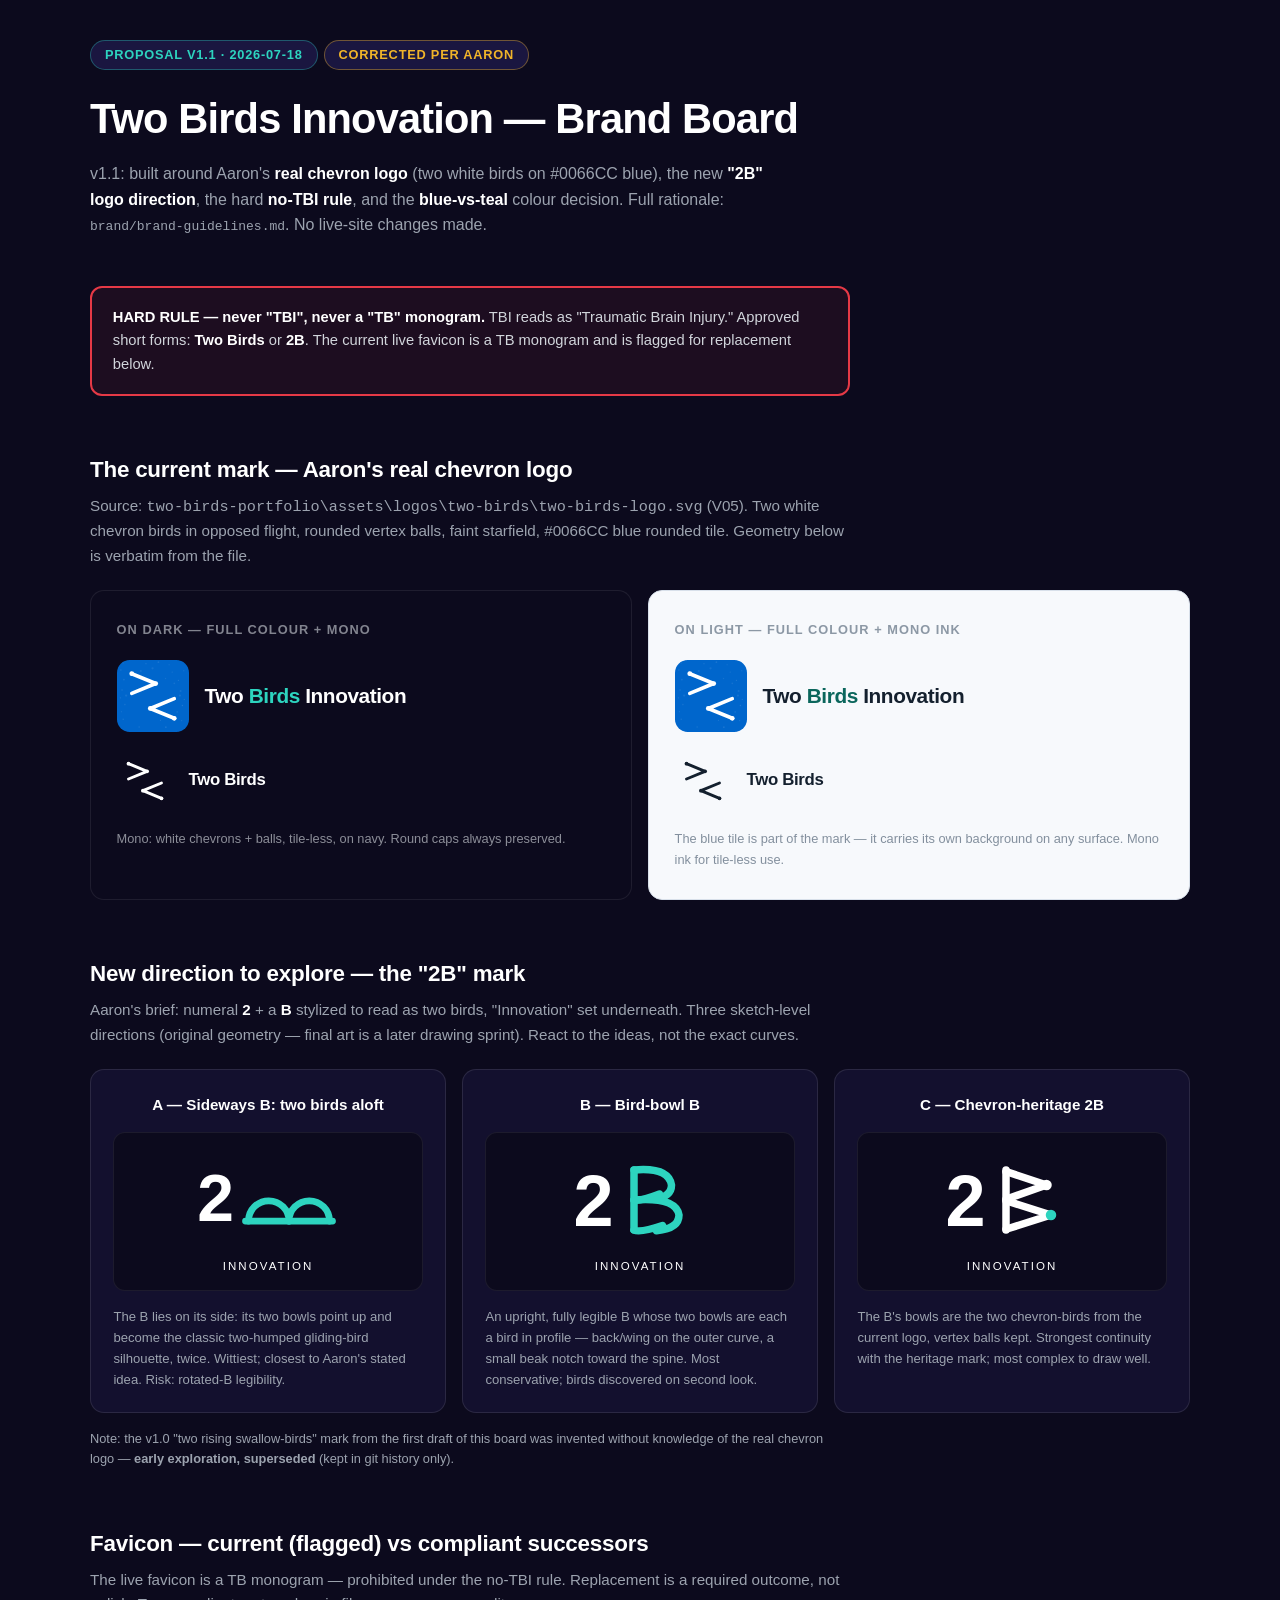
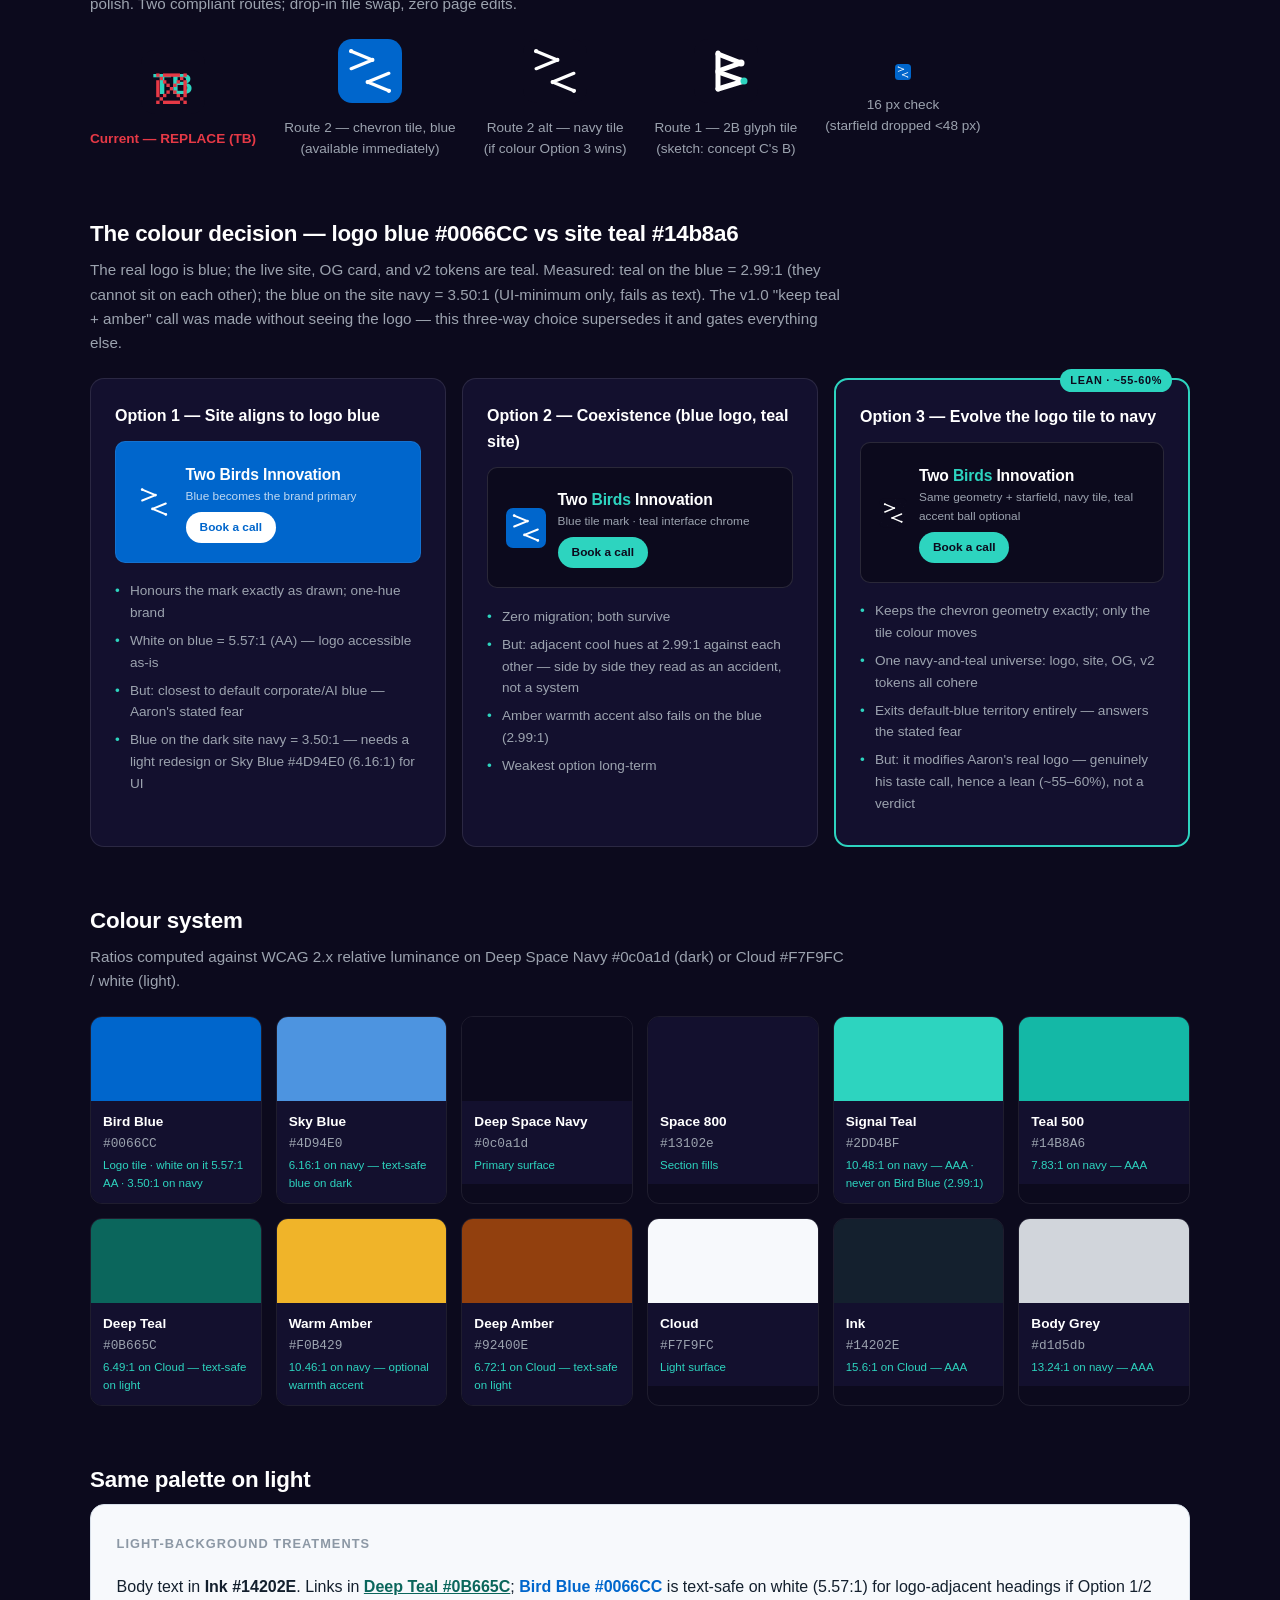
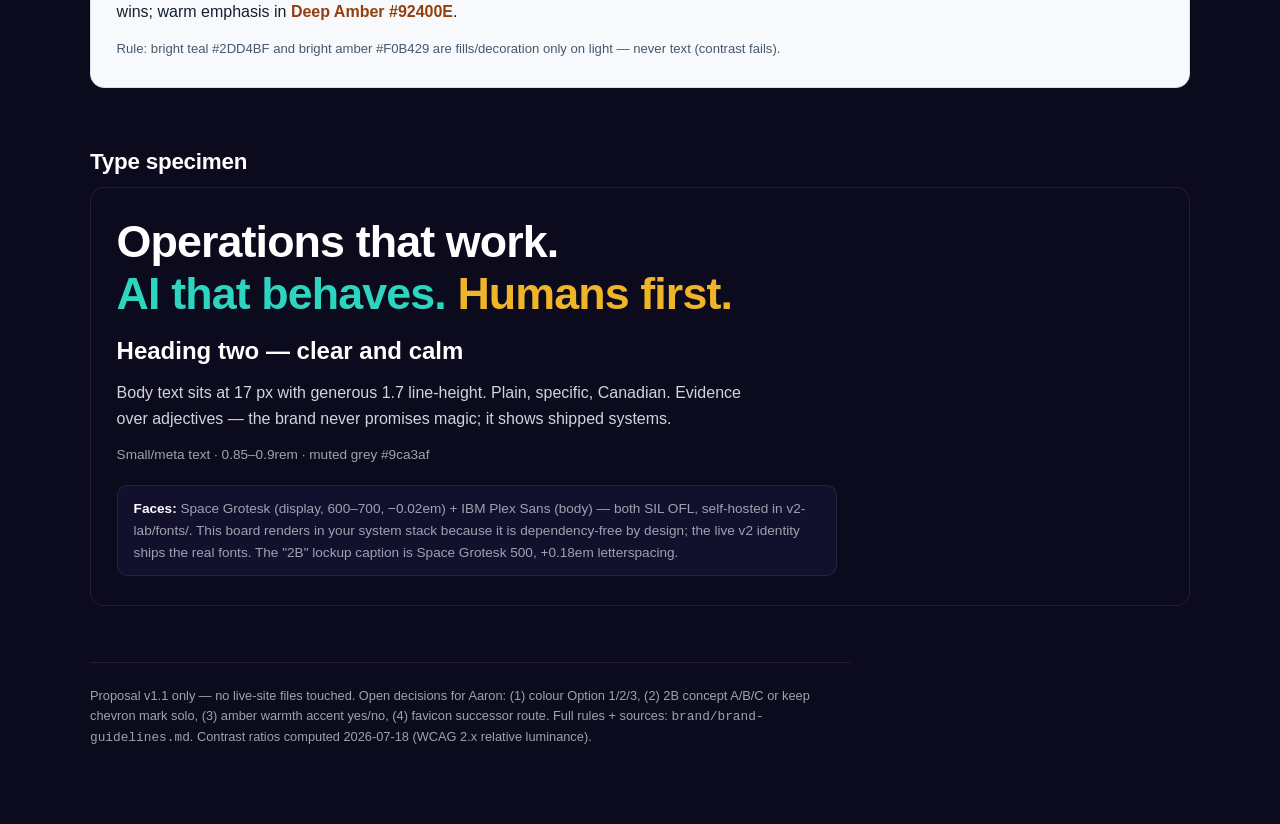
<file: brand/brand-board.html>
<!DOCTYPE html>
<html lang="en-CA">
<head>
<meta charset="UTF-8">
<meta name="viewport" content="width=device-width, initial-scale=1.0">
<title>Two Birds Innovation — Brand Board</title>
<style>
  :root {
    --navy: #0c0a1d; --navy-2: #13102e; --navy-3: #1a1640;
    --blue: #0066CC; --blue-sky: #4D94E0;
    --teal: #2DD4BF; --teal-deep: #14B8A6; --teal-text-light: #0B665C;
    --amber: #F0B429; --amber-text-light: #92400E;
    --cloud: #F7F9FC; --ink: #14202E;
    --grey: #d1d5db; --grey-muted: #9ca3af;
  }
  * { margin: 0; padding: 0; box-sizing: border-box; }
  body {
    font-family: 'Segoe UI', 'Helvetica Neue', Arial, sans-serif;
    background: var(--navy); color: var(--grey);
    line-height: 1.6; padding: 2.5rem 1.25rem 5rem;
  }
  .wrap { max-width: 1100px; margin: 0 auto; }
  header.board { margin-bottom: 3rem; }
  header.board h1 { color: #fff; font-size: clamp(1.7rem, 4vw, 2.6rem); letter-spacing: -0.02em; }
  header.board p { color: var(--grey-muted); max-width: 700px; margin-top: 0.5rem; }
  .tag { display: inline-block; background: var(--navy-3); color: var(--teal); border: 1px solid rgba(45,212,191,0.35); border-radius: 100px; padding: 4px 14px; font-size: 0.8rem; font-weight: 700; letter-spacing: 0.06em; text-transform: uppercase; margin-bottom: 1rem; margin-right: 6px; }
  .tag.warn { color: var(--amber); border-color: rgba(240,180,41,0.4); }
  section { margin-bottom: 3.5rem; }
  h2 { color: #fff; font-size: 1.4rem; margin-bottom: 0.4rem; letter-spacing: -0.01em; }
  .sub { color: var(--grey-muted); font-size: 0.95rem; margin-bottom: 1.4rem; max-width: 760px; }
  .rulebox { border: 2px solid #E63946; border-radius: 12px; background: rgba(230,57,70,0.08); padding: 1.1rem 1.3rem; max-width: 760px; margin-bottom: 1.4rem; }
  .rulebox b { color: #fff; }
  .rulebox p { font-size: 0.92rem; }

  .swatch-grid { display: grid; grid-template-columns: repeat(auto-fill, minmax(150px, 1fr)); gap: 14px; }
  .swatch { border-radius: 12px; overflow: hidden; border: 1px solid rgba(255,255,255,0.08); }
  .swatch .chip { height: 84px; }
  .swatch .meta { padding: 10px 12px; background: var(--navy-2); font-size: 0.8rem; }
  .swatch .meta b { display: block; color: #fff; font-size: 0.85rem; }
  .swatch .meta code { color: var(--grey-muted); font-family: Consolas, monospace; }
  .swatch .meta .cr { display: block; color: var(--teal); font-size: 0.72rem; margin-top: 2px; }

  .panel-pair { display: grid; grid-template-columns: 1fr 1fr; gap: 16px; }
  @media (max-width: 720px) { .panel-pair { grid-template-columns: 1fr; } }
  .panel { border-radius: 14px; padding: 1.8rem 1.6rem; border: 1px solid rgba(255,255,255,0.08); }
  .panel.dark { background: var(--navy); }
  .panel.light { background: var(--cloud); color: var(--ink); border-color: #D8E0EA; }
  .panel h3 { font-size: 0.8rem; letter-spacing: 0.08em; text-transform: uppercase; margin-bottom: 1.2rem; opacity: 0.6; }
  .panel.light h3 { color: #46586C; }

  .lockup { display: flex; align-items: center; gap: 16px; margin-bottom: 1.3rem; }
  .lockup svg { flex: none; border-radius: 10px; }
  .wordmark { font-weight: 700; letter-spacing: -0.02em; font-size: 1.3rem; }
  .panel.dark .wordmark { color: #fff; }
  .panel.light .wordmark { color: var(--ink); }
  .wordmark .b-dark { color: var(--teal); }
  .wordmark .b-light { color: var(--teal-text-light); }
  .mono-note { font-size: 0.8rem; opacity: 0.65; margin-top: 0.4rem; }

  .concept-grid { display: grid; grid-template-columns: repeat(auto-fit, minmax(240px, 1fr)); gap: 16px; }
  .concept { background: var(--navy-2); border: 1px solid rgba(255,255,255,0.1); border-radius: 14px; padding: 1.4rem; text-align: center; }
  .concept h3 { color: #fff; font-size: 0.95rem; margin-bottom: 0.9rem; }
  .concept .glyph { background: var(--navy); border: 1px solid rgba(255,255,255,0.07); border-radius: 12px; padding: 1.2rem 0 0.9rem; margin-bottom: 0.9rem; }
  .concept .caption { color: #fff; font-weight: 500; letter-spacing: 0.18em; font-size: 0.72rem; margin-top: 2px; }
  .concept p { font-size: 0.82rem; color: var(--grey-muted); text-align: left; }

  .spec-display { font-weight: 700; letter-spacing: -0.02em; color: #fff; font-size: clamp(1.8rem, 4vw, 2.8rem); line-height: 1.15; margin-bottom: 0.8rem; }
  .spec-display .accent { color: var(--teal); }
  .spec-display .warm { color: var(--amber); }
  .spec-h2 { color: #fff; font-weight: 700; font-size: 1.5rem; margin-bottom: 0.6rem; }
  .spec-body { max-width: 640px; margin-bottom: 0.8rem; }
  .spec-small { color: var(--grey-muted); font-size: 0.85rem; }
  .font-note { background: var(--navy-2); border: 1px solid rgba(255,255,255,0.08); border-radius: 10px; padding: 12px 16px; font-size: 0.85rem; color: var(--grey-muted); margin-top: 1.2rem; max-width: 720px; }
  .font-note b { color: #fff; }

  .compare3 { display: grid; grid-template-columns: repeat(auto-fit, minmax(280px, 1fr)); gap: 16px; }
  .option { border-radius: 14px; border: 1px solid rgba(255,255,255,0.1); background: var(--navy-2); padding: 1.5rem; }
  .option.lean { border: 2px solid var(--teal); position: relative; }
  .option.lean::after { content: "LEAN · ~55-60%"; position: absolute; top: -11px; right: 16px; background: var(--teal); color: var(--navy); font-size: 0.68rem; font-weight: 800; letter-spacing: 0.06em; padding: 3px 10px; border-radius: 100px; }
  .option h3 { color: #fff; font-size: 1rem; margin-bottom: 0.8rem; }
  .option ul { list-style: none; font-size: 0.85rem; color: var(--grey-muted); }
  .option li { padding-left: 1.1em; position: relative; margin-bottom: 0.45em; }
  .option li::before { content: "•"; position: absolute; left: 0; color: var(--teal); }
  .mini-hero { border-radius: 10px; border: 1px solid rgba(255,255,255,0.08); padding: 1.2rem 1.1rem; margin-bottom: 1.1rem; display: flex; align-items: center; gap: 12px; }
  .mini-hero .mh-title { color: #fff; font-weight: 700; font-size: 0.98rem; letter-spacing: -0.01em; }
  .mini-hero .mh-sub { color: var(--grey-muted); font-size: 0.74rem; }
  .btn { display: inline-block; border-radius: 100px; padding: 6px 14px; font-size: 0.74rem; font-weight: 700; text-decoration: none; margin-top: 6px; }

  footer { color: var(--grey-muted); font-size: 0.8rem; border-top: 1px solid rgba(255,255,255,0.08); padding-top: 1.4rem; max-width: 760px; }
</style>
</head>
<body>
<div class="wrap">

<!-- The real chevron mark, defined once and reused. Chevron geometry verbatim from
     two-birds-portfolio/assets/logos/two-birds/two-birds-logo.svg (V05). -->
<svg width="0" height="0" style="position:absolute" aria-hidden="true">
  <defs>
    <g id="chev-birds">
      <polyline points="210,195 550,335 210,475" fill="none" stroke="currentColor" stroke-width="52" stroke-linecap="round" stroke-linejoin="round"/>
      <circle cx="550" cy="335" r="34" fill="currentColor"/>
      <circle cx="210" cy="195" r="34" fill="currentColor"/>
      <polyline points="814,549 474,689 814,829" fill="none" stroke="currentColor" stroke-width="52" stroke-linecap="round" stroke-linejoin="round"/>
      <circle cx="474" cy="689" r="34" fill="currentColor"/>
      <circle cx="814" cy="829" r="34" fill="currentColor"/>
    </g>
    <g id="chev-stars" fill="#FFF">
      <circle cx="87" cy="43" r="8" opacity=".10"/><circle cx="412" cy="52" r="8" opacity=".12"/>
      <circle cx="589" cy="31" r="12" opacity=".09"/><circle cx="741" cy="67" r="8" opacity=".11"/>
      <circle cx="55" cy="142" r="10" opacity=".10"/><circle cx="338" cy="155" r="14" opacity=".08"/>
      <circle cx="785" cy="172" r="10" opacity=".09"/><circle cx="950" cy="153" r="8" opacity=".12"/>
      <circle cx="98" cy="278" r="12" opacity=".09"/><circle cx="690" cy="262" r="10" opacity=".08"/>
      <circle cx="873" cy="289" r="8" opacity=".14"/><circle cx="815" cy="332" r="12" opacity=".08"/>
      <circle cx="72" cy="427" r="10" opacity=".10"/><circle cx="905" cy="442" r="14" opacity=".08"/>
      <circle cx="48" cy="538" r="8" opacity=".11"/><circle cx="958" cy="560" r="10" opacity=".09"/>
      <circle cx="112" cy="633" r="12" opacity=".08"/><circle cx="930" cy="648" r="10" opacity=".12"/>
      <circle cx="63" cy="735" r="8" opacity=".09"/><circle cx="855" cy="738" r="8" opacity=".14"/>
      <circle cx="88" cy="842" r="10" opacity=".10"/><circle cx="618" cy="858" r="8" opacity=".12"/>
      <circle cx="920" cy="862" r="8" opacity=".11"/><circle cx="315" cy="952" r="10" opacity=".09"/>
      <circle cx="695" cy="955" r="12" opacity=".10"/><circle cx="505" cy="118" r="16" opacity=".08"/>
      <circle cx="130" cy="505" r="16" opacity=".08"/><circle cx="895" cy="505" r="16" opacity=".08"/>
    </g>
  </defs>
</svg>

<header class="board">
  <span class="tag">Proposal v1.1 · 2026-07-18</span><span class="tag warn">Corrected per Aaron</span>
  <h1>Two Birds Innovation — Brand Board</h1>
  <p>v1.1: built around Aaron's <strong style="color:#fff">real chevron logo</strong> (two white birds on #0066CC blue), the new <strong style="color:#fff">"2B" logo direction</strong>, the hard <strong style="color:#fff">no-TBI rule</strong>, and the <strong style="color:#fff">blue-vs-teal</strong> colour decision. Full rationale: <code style="color:var(--grey-muted)">brand/brand-guidelines.md</code>. No live-site changes made.</p>
</header>

<!-- NO TBI RULE -->
<section>
  <div class="rulebox">
    <p><b>HARD RULE — never "TBI", never a "TB" monogram.</b> TBI reads as "Traumatic Brain Injury." Approved short forms: <b>Two Birds</b> or <b>2B</b>. The current live favicon is a TB monogram and is flagged for replacement below.</p>
  </div>
</section>

<!-- CURRENT REAL LOGO -->
<section>
  <h2>The current mark — Aaron's real chevron logo</h2>
  <p class="sub">Source: <code>two-birds-portfolio\assets\logos\two-birds\two-birds-logo.svg</code> (V05). Two white chevron birds in opposed flight, rounded vertex balls, faint starfield, #0066CC blue rounded tile. Geometry below is verbatim from the file.</p>
  <div class="panel-pair">
    <div class="panel dark">
      <h3>On dark — full colour + mono</h3>
      <div class="lockup">
        <svg width="72" height="72" viewBox="0 0 1024 1024" role="img" aria-label="Two Birds chevron logo, blue tile">
          <rect width="1024" height="1024" rx="180" fill="#0066CC"/>
          <use href="#chev-stars"/>
          <g style="color:#FFFFFF"><use href="#chev-birds"/></g>
        </svg>
        <span class="wordmark">Two <span class="b-dark">Birds</span> Innovation</span>
      </div>
      <div class="lockup">
        <svg width="56" height="56" viewBox="0 0 1024 1024" role="img" aria-label="Chevron birds, mono white on navy">
          <g style="color:#FFFFFF"><use href="#chev-birds"/></g>
        </svg>
        <span class="wordmark" style="font-size:1.05rem">Two Birds</span>
      </div>
      <p class="mono-note">Mono: white chevrons + balls, tile-less, on navy. Round caps always preserved.</p>
    </div>
    <div class="panel light">
      <h3>On light — full colour + mono ink</h3>
      <div class="lockup">
        <svg width="72" height="72" viewBox="0 0 1024 1024" role="img" aria-label="Two Birds chevron logo on light">
          <rect width="1024" height="1024" rx="180" fill="#0066CC"/>
          <use href="#chev-stars"/>
          <g style="color:#FFFFFF"><use href="#chev-birds"/></g>
        </svg>
        <span class="wordmark">Two <span class="b-light">Birds</span> Innovation</span>
      </div>
      <div class="lockup">
        <svg width="56" height="56" viewBox="0 0 1024 1024" role="img" aria-label="Chevron birds, mono ink">
          <g style="color:#14202E"><use href="#chev-birds"/></g>
        </svg>
        <span class="wordmark" style="font-size:1.05rem">Two Birds</span>
      </div>
      <p class="mono-note" style="color:#46586C">The blue tile is part of the mark — it carries its own background on any surface. Mono ink for tile-less use.</p>
    </div>
  </div>
</section>

<!-- 2B CONCEPTS -->
<section>
  <h2>New direction to explore — the "2B" mark</h2>
  <p class="sub">Aaron's brief: numeral <strong style="color:#fff">2</strong> + a <strong style="color:#fff">B</strong> stylized to read as two birds, "Innovation" set underneath. Three sketch-level directions (original geometry — final art is a later drawing sprint). React to the ideas, not the exact curves.</p>
  <div class="concept-grid">

    <div class="concept">
      <h3>A — Sideways B: two birds aloft</h3>
      <div class="glyph">
        <svg width="150" height="96" viewBox="0 0 200 128" role="img" aria-label="Concept A: 2 plus sideways B">
          <text x="30" y="92" text-anchor="middle" font-family="'Segoe UI',Arial,sans-serif" font-size="88" font-weight="800" fill="#FFFFFF">2</text>
          <!-- B rotated 90°: baseline stroke with two upward bowls = two gliding birds -->
          <g stroke="#2DD4BF" stroke-width="9" fill="none" stroke-linecap="round">
            <path d="M70 92 H186"/>
            <path d="M74 92 A27 27 0 0 1 128 92"/>
            <path d="M128 92 A27 27 0 0 1 182 92"/>
          </g>
        </svg>
        <div class="caption">INNOVATION</div>
      </div>
      <p>The B lies on its side: its two bowls point up and become the classic two-humped gliding-bird silhouette, twice. Wittiest; closest to Aaron's stated idea. Risk: rotated-B legibility.</p>
    </div>

    <div class="concept">
      <h3>B — Bird-bowl B</h3>
      <div class="glyph">
        <svg width="150" height="96" viewBox="0 0 200 128" role="img" aria-label="Concept B: 2 plus B with bird bowls">
          <text x="38" y="98" text-anchor="middle" font-family="'Segoe UI',Arial,sans-serif" font-size="96" font-weight="800" fill="#FFFFFF">2</text>
          <g stroke="#2DD4BF" stroke-width="10" fill="none" stroke-linecap="round" stroke-linejoin="round">
            <path d="M92 24 V104"/>
            <!-- upper bowl = bird profile with beak notch -->
            <path d="M92 24 Q138 20 142 44 Q142 60 118 63 L126 56 Q100 66 92 64"/>
            <!-- lower bowl = bird profile with beak notch -->
            <path d="M92 64 Q148 60 152 84 Q152 102 122 105 L130 98 Q100 108 92 104"/>
          </g>
        </svg>
        <div class="caption">INNOVATION</div>
      </div>
      <p>An upright, fully legible B whose two bowls are each a bird in profile — back/wing on the outer curve, a small beak notch toward the spine. Most conservative; birds discovered on second look.</p>
    </div>

    <div class="concept">
      <h3>C — Chevron-heritage 2B</h3>
      <div class="glyph">
        <svg width="150" height="96" viewBox="0 0 200 128" role="img" aria-label="Concept C: 2 plus B built from heritage chevrons">
          <text x="38" y="98" text-anchor="middle" font-family="'Segoe UI',Arial,sans-serif" font-size="96" font-weight="800" fill="#FFFFFF">2</text>
          <g stroke="#FFFFFF" stroke-width="10" fill="none" stroke-linecap="round" stroke-linejoin="round">
            <path d="M92 24 V104"/>
            <!-- bowls formed from the two chevron-birds, vertex balls kept -->
            <polyline points="92,26 146,44 92,63"/>
            <polyline points="92,65 152,84 92,103"/>
          </g>
          <circle cx="146" cy="44" r="7" fill="#FFFFFF"/>
          <circle cx="152" cy="84" r="7" fill="#2DD4BF"/>
        </svg>
        <div class="caption">INNOVATION</div>
      </div>
      <p>The B's bowls are the two chevron-birds from the current logo, vertex balls kept. Strongest continuity with the heritage mark; most complex to draw well.</p>
    </div>

  </div>
  <p class="sub" style="margin-top:1rem; font-size:0.8rem;">Note: the v1.0 "two rising swallow-birds" mark from the first draft of this board was invented without knowledge of the real chevron logo — <strong style="color:var(--grey-muted)">early exploration, superseded</strong> (kept in git history only).</p>
</section>

<!-- FAVICON -->
<section>
  <h2>Favicon — current (flagged) vs compliant successors</h2>
  <p class="sub">The live favicon is a TB monogram — prohibited under the no-TBI rule. Replacement is a required outcome, not polish. Two compliant routes; drop-in file swap, zero page edits.</p>
  <div style="display:flex; gap:28px; flex-wrap:wrap; align-items:center;">
    <div style="text-align:center">
      <div style="position:relative; display:inline-block;">
        <svg width="64" height="64" viewBox="0 0 32 32"><rect width="32" height="32" rx="7" fill="#0c0a1d"/><text x="16" y="22" text-anchor="middle" font-family="'Segoe UI',Arial,sans-serif" font-size="15" font-weight="700" fill="#2dd4bf">TB</text></svg>
        <span style="position:absolute; inset:0; display:flex; align-items:center; justify-content:center;"><span style="color:#E63946; font-size:3.4rem; font-weight:300; line-height:1;">&#10683;</span></span>
      </div>
      <div class="spec-small" style="margin-top:6px; color:#E63946; font-weight:700;">Current — REPLACE (TB)</div>
    </div>
    <div style="text-align:center">
      <svg width="64" height="64" viewBox="0 0 1024 1024"><rect width="1024" height="1024" rx="225" fill="#0066CC"/><g style="color:#FFFFFF"><use href="#chev-birds"/></g></svg>
      <div class="spec-small" style="margin-top:6px">Route 2 — chevron tile, blue<br>(available immediately)</div>
    </div>
    <div style="text-align:center">
      <svg width="64" height="64" viewBox="0 0 1024 1024"><rect width="1024" height="1024" rx="225" fill="#0c0a1d"/><g style="color:#FFFFFF"><use href="#chev-birds"/></g></svg>
      <div class="spec-small" style="margin-top:6px">Route 2 alt — navy tile<br>(if colour Option 3 wins)</div>
    </div>
    <div style="text-align:center">
      <svg width="64" height="64" viewBox="0 0 64 64"><rect width="64" height="64" rx="14" fill="#0c0a1d"/><g stroke="#FFFFFF" stroke-width="5" fill="none" stroke-linecap="round" stroke-linejoin="round"><path d="M24 14 V50"/><polyline points="24,15 47,24 24,32"/><polyline points="24,33 50,42 24,50"/></g><circle cx="47" cy="24" r="3.5" fill="#FFFFFF"/><circle cx="50" cy="42" r="3.5" fill="#2DD4BF"/></svg>
      <div class="spec-small" style="margin-top:6px">Route 1 — 2B glyph tile<br>(sketch: concept C's B)</div>
    </div>
    <div style="text-align:center">
      <svg width="16" height="16" viewBox="0 0 1024 1024"><rect width="1024" height="1024" rx="225" fill="#0066CC"/><g style="color:#FFFFFF"><use href="#chev-birds"/></g></svg>
      <div class="spec-small" style="margin-top:6px">16 px check<br>(starfield dropped &lt;48 px)</div>
    </div>
  </div>
</section>

<!-- THE COLOUR DECISION -->
<section>
  <h2>The colour decision — logo blue #0066CC vs site teal #14b8a6</h2>
  <p class="sub">The real logo is blue; the live site, OG card, and v2 tokens are teal. Measured: teal on the blue = 2.99:1 (they cannot sit on each other); the blue on the site navy = 3.50:1 (UI-minimum only, fails as text). The v1.0 "keep teal + amber" call was made without seeing the logo — this three-way choice supersedes it and gates everything else.</p>
  <div class="compare3">

    <div class="option">
      <h3>Option 1 — Site aligns to logo blue</h3>
      <div class="mini-hero" style="background:#0066CC;">
        <svg width="40" height="40" viewBox="0 0 1024 1024"><g style="color:#FFFFFF"><use href="#chev-birds"/></g></svg>
        <div>
          <div class="mh-title">Two Birds Innovation</div>
          <div class="mh-sub" style="color:rgba(255,255,255,0.75)">Blue becomes the brand primary</div>
          <a href="#" class="btn" style="background:#fff; color:#0066CC;">Book a call</a>
        </div>
      </div>
      <ul>
        <li>Honours the mark exactly as drawn; one-hue brand</li>
        <li>White on blue = 5.57:1 (AA) — logo accessible as-is</li>
        <li>But: closest to default corporate/AI blue — Aaron's stated fear</li>
        <li>Blue on the dark site navy = 3.50:1 — needs a light redesign or Sky Blue #4D94E0 (6.16:1) for UI</li>
      </ul>
    </div>

    <div class="option">
      <h3>Option 2 — Coexistence (blue logo, teal site)</h3>
      <div class="mini-hero" style="background:var(--navy); border-color:rgba(255,255,255,0.12);">
        <svg width="40" height="40" viewBox="0 0 1024 1024"><rect width="1024" height="1024" rx="180" fill="#0066CC"/><g style="color:#FFFFFF"><use href="#chev-birds"/></g></svg>
        <div>
          <div class="mh-title">Two <span style="color:var(--teal)">Birds</span> Innovation</div>
          <div class="mh-sub">Blue tile mark · teal interface chrome</div>
          <a href="#" class="btn" style="background:var(--teal); color:var(--navy);">Book a call</a>
        </div>
      </div>
      <ul>
        <li>Zero migration; both survive</li>
        <li>But: adjacent cool hues at 2.99:1 against each other — side by side they read as an accident, not a system</li>
        <li>Amber warmth accent also fails on the blue (2.99:1)</li>
        <li>Weakest option long-term</li>
      </ul>
    </div>

    <div class="option lean">
      <h3>Option 3 — Evolve the logo tile to navy</h3>
      <div class="mini-hero" style="background:var(--navy); border-color:rgba(255,255,255,0.12);">
        <svg width="40" height="40" viewBox="0 0 1024 1024"><rect width="1024" height="1024" rx="180" fill="#0c0a1d"/><use href="#chev-stars"/><g style="color:#FFFFFF"><use href="#chev-birds"/></g></svg>
        <div>
          <div class="mh-title">Two <span style="color:var(--teal)">Birds</span> Innovation</div>
          <div class="mh-sub">Same geometry + starfield, navy tile, teal accent ball optional</div>
          <a href="#" class="btn" style="background:var(--teal); color:var(--navy);">Book a call</a>
        </div>
      </div>
      <ul>
        <li>Keeps the chevron geometry exactly; only the tile colour moves</li>
        <li>One navy-and-teal universe: logo, site, OG, v2 tokens all cohere</li>
        <li>Exits default-blue territory entirely — answers the stated fear</li>
        <li>But: it modifies Aaron's real logo — genuinely his taste call, hence a lean (~55–60%), not a verdict</li>
      </ul>
    </div>

  </div>
</section>

<!-- COLOUR SYSTEM -->
<section>
  <h2>Colour system</h2>
  <p class="sub">Ratios computed against WCAG 2.x relative luminance on Deep Space Navy #0c0a1d (dark) or Cloud #F7F9FC / white (light).</p>
  <div class="swatch-grid">
    <div class="swatch"><div class="chip" style="background:#0066CC"></div><div class="meta"><b>Bird Blue</b><code>#0066CC</code><span class="cr">Logo tile · white on it 5.57:1 AA · 3.50:1 on navy</span></div></div>
    <div class="swatch"><div class="chip" style="background:#4D94E0"></div><div class="meta"><b>Sky Blue</b><code>#4D94E0</code><span class="cr">6.16:1 on navy — text-safe blue on dark</span></div></div>
    <div class="swatch"><div class="chip" style="background:#0c0a1d"></div><div class="meta"><b>Deep Space Navy</b><code>#0c0a1d</code><span class="cr">Primary surface</span></div></div>
    <div class="swatch"><div class="chip" style="background:#13102e"></div><div class="meta"><b>Space 800</b><code>#13102e</code><span class="cr">Section fills</span></div></div>
    <div class="swatch"><div class="chip" style="background:#2DD4BF"></div><div class="meta"><b>Signal Teal</b><code>#2DD4BF</code><span class="cr">10.48:1 on navy — AAA · never on Bird Blue (2.99:1)</span></div></div>
    <div class="swatch"><div class="chip" style="background:#14B8A6"></div><div class="meta"><b>Teal 500</b><code>#14B8A6</code><span class="cr">7.83:1 on navy — AAA</span></div></div>
    <div class="swatch"><div class="chip" style="background:#0B665C"></div><div class="meta"><b>Deep Teal</b><code>#0B665C</code><span class="cr">6.49:1 on Cloud — text-safe on light</span></div></div>
    <div class="swatch"><div class="chip" style="background:#F0B429"></div><div class="meta"><b>Warm Amber</b><code>#F0B429</code><span class="cr">10.46:1 on navy — optional warmth accent</span></div></div>
    <div class="swatch"><div class="chip" style="background:#92400E"></div><div class="meta"><b>Deep Amber</b><code>#92400E</code><span class="cr">6.72:1 on Cloud — text-safe on light</span></div></div>
    <div class="swatch"><div class="chip" style="background:#F7F9FC"></div><div class="meta"><b>Cloud</b><code>#F7F9FC</code><span class="cr">Light surface</span></div></div>
    <div class="swatch"><div class="chip" style="background:#14202E"></div><div class="meta"><b>Ink</b><code>#14202E</code><span class="cr">15.6:1 on Cloud — AAA</span></div></div>
    <div class="swatch"><div class="chip" style="background:#d1d5db"></div><div class="meta"><b>Body Grey</b><code>#d1d5db</code><span class="cr">13.24:1 on navy — AAA</span></div></div>
  </div>
</section>

<!-- LIGHT TREATMENTS -->
<section>
  <h2>Same palette on light</h2>
  <div class="panel light">
    <h3>Light-background treatments</h3>
    <p style="margin-bottom:0.8rem">Body text in <strong>Ink #14202E</strong>. Links in <a href="#" style="color:#0B665C; font-weight:700;">Deep Teal #0B665C</a>; <strong style="color:#0066CC">Bird Blue #0066CC</strong> is text-safe on white (5.57:1) for logo-adjacent headings if Option 1/2 wins; warm emphasis in <strong style="color:#92400E">Deep Amber #92400E</strong>.</p>
    <p style="font-size:0.82rem; color:#46586C;">Rule: bright teal #2DD4BF and bright amber #F0B429 are fills/decoration only on light — never text (contrast fails).</p>
  </div>
</section>

<!-- TYPE SPECIMEN -->
<section>
  <h2>Type specimen</h2>
  <div class="panel dark" style="border:1px solid rgba(255,255,255,0.08)">
    <p class="spec-display">Operations that work.<br><span class="accent">AI that behaves.</span> <span class="warm">Humans first.</span></p>
    <p class="spec-h2">Heading two — clear and calm</p>
    <p class="spec-body">Body text sits at 17 px with generous 1.7 line-height. Plain, specific, Canadian. Evidence over adjectives — the brand never promises magic; it shows shipped systems.</p>
    <p class="spec-small">Small/meta text · 0.85–0.9rem · muted grey #9ca3af</p>
    <div class="font-note"><b>Faces:</b> Space Grotesk (display, 600–700, −0.02em) + IBM Plex Sans (body) — both SIL OFL, self-hosted in v2-lab/fonts/. This board renders in your system stack because it is dependency-free by design; the live v2 identity ships the real fonts. The "2B" lockup caption is Space Grotesk 500, +0.18em letterspacing.</div>
  </div>
</section>

<footer>
  Proposal v1.1 only — no live-site files touched. Open decisions for Aaron: (1) colour Option 1/2/3, (2) 2B concept A/B/C or keep chevron mark solo, (3) amber warmth accent yes/no, (4) favicon successor route. Full rules + sources: <code>brand/brand-guidelines.md</code>. Contrast ratios computed 2026-07-18 (WCAG 2.x relative luminance).
</footer>

</div>
</body>
</html>
</file>
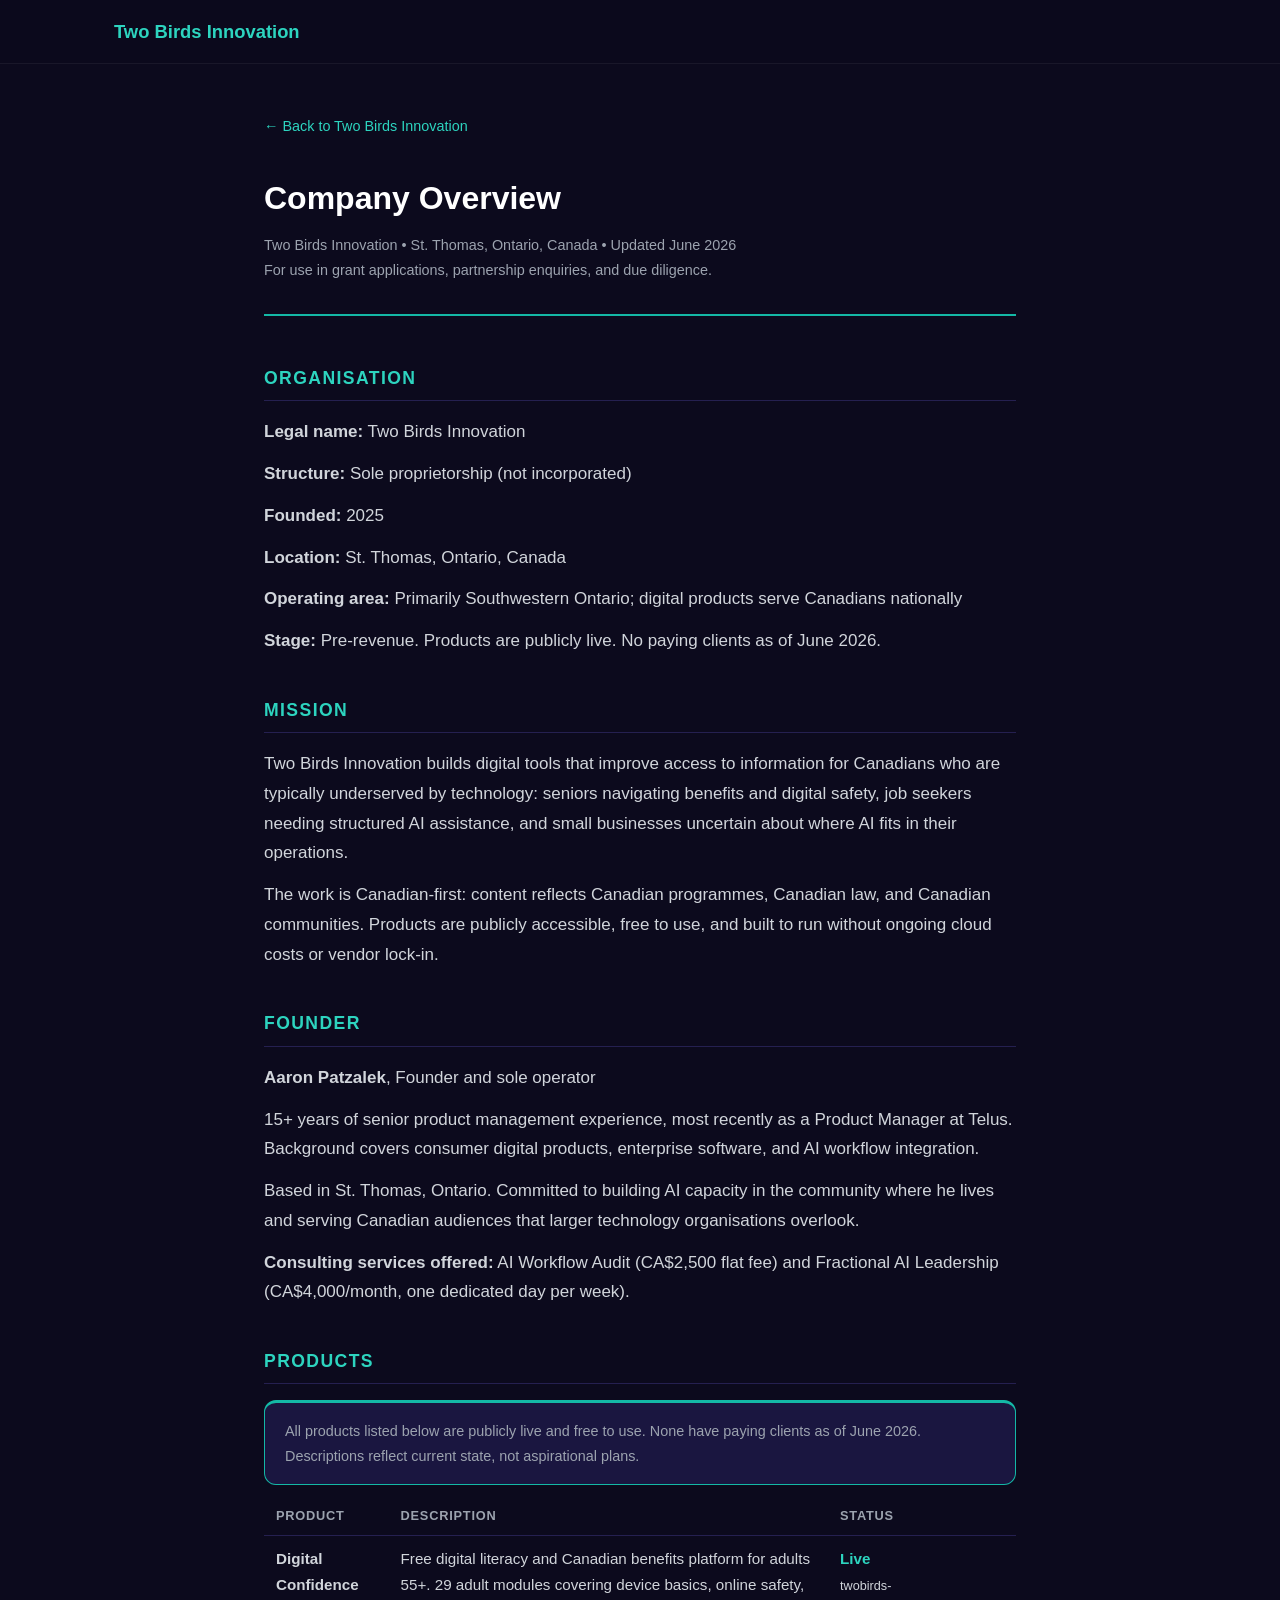
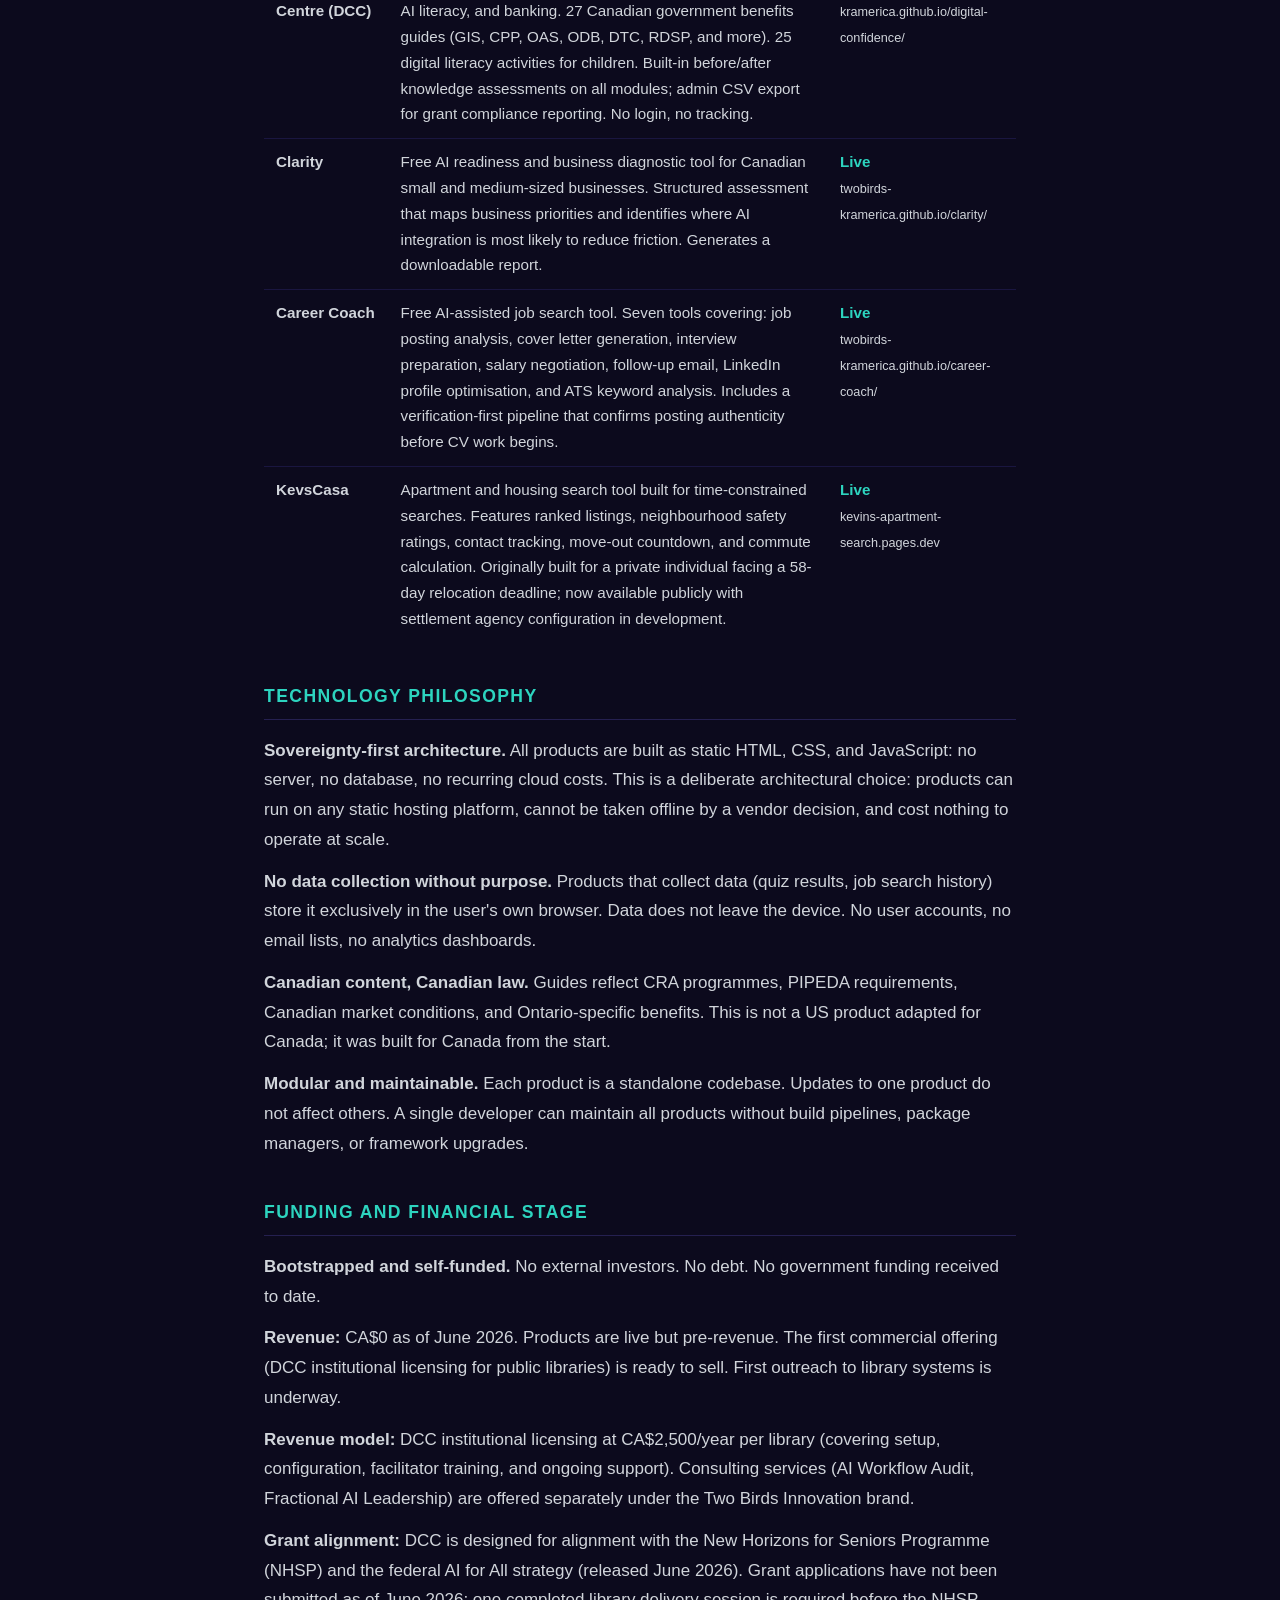
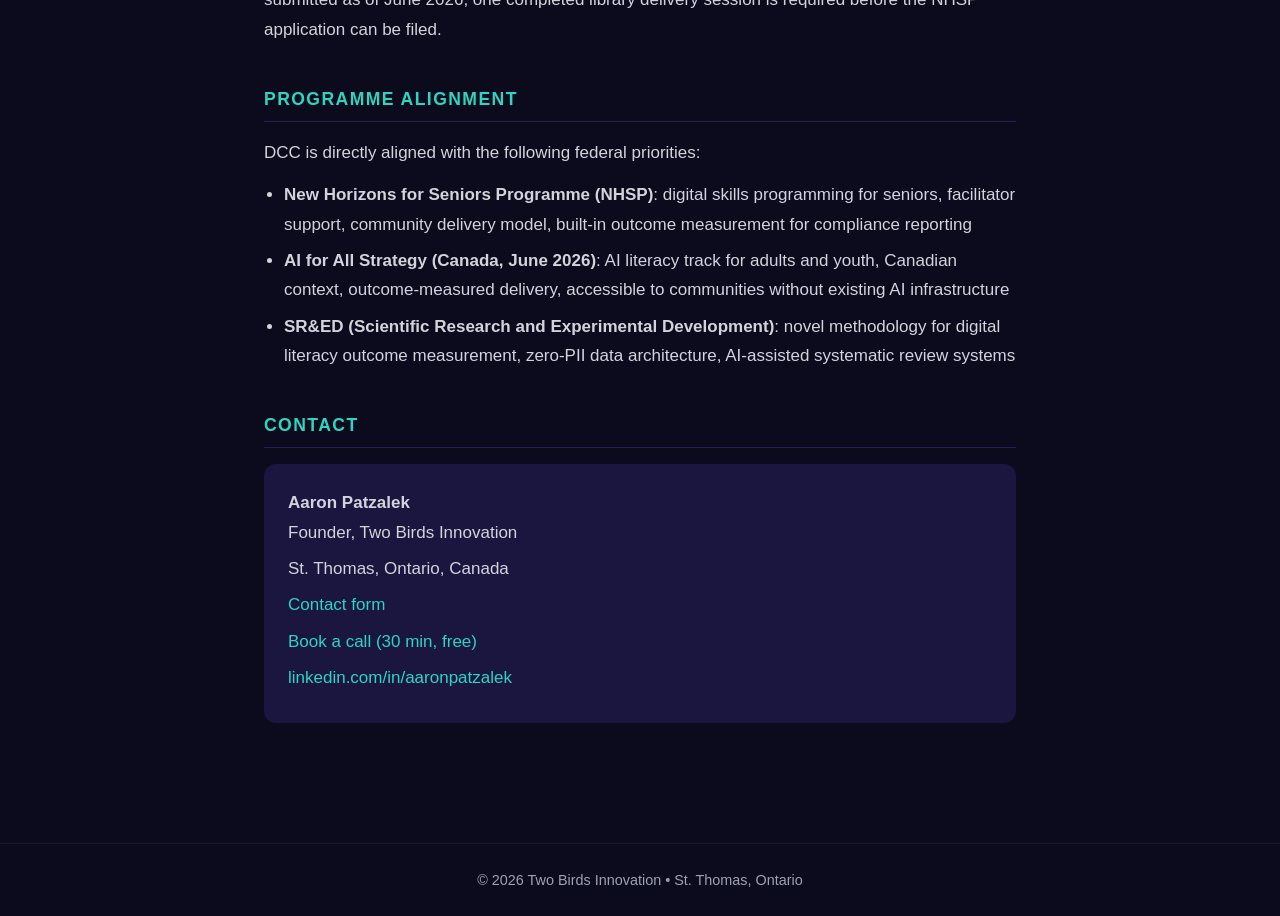
<file: grants/company-overview.html>
<!DOCTYPE html>
<html lang="en-CA">
<head>
    <meta charset="UTF-8">
    <meta name="viewport" content="width=device-width, initial-scale=1.0">
    <title>Company Overview | Two Birds Innovation</title>
    <meta name="description" content="Formal company overview for Two Birds Innovation. Founding story, mission, products, technology philosophy, and contact information for grant applications and partnership enquiries.">
    <meta name="robots" content="noindex, follow">
    <link rel="stylesheet" href="../css/style.css">
    <style>
        /* Page-specific overrides for a print-friendly, document-style layout */
        .overview-body {
            max-width: 800px;
            margin: 0 auto;
            padding: 3rem 1.5rem 5rem;
        }
        .overview-header {
            border-bottom: 2px solid var(--teal-500);
            padding-bottom: 2rem;
            margin-bottom: 3rem;
        }
        .overview-header h1 {
            font-size: 2rem;
            color: var(--white);
            margin-bottom: 0.5rem;
        }
        .overview-header .doc-meta {
            color: var(--grey-400);
            font-size: 0.9rem;
        }
        .section-block {
            margin-bottom: 2.5rem;
        }
        .section-block h2 {
            font-size: 1.1rem;
            text-transform: uppercase;
            letter-spacing: 0.08em;
            color: var(--teal-400);
            margin-bottom: 1rem;
            padding-bottom: 0.4rem;
            border-bottom: 1px solid var(--space-600);
        }
        .section-block p,
        .section-block li {
            color: var(--grey-300);
            line-height: 1.75;
            margin-bottom: 0.75rem;
        }
        .section-block ul {
            padding-left: 1.25rem;
        }
        .section-block li {
            margin-bottom: 0.4rem;
        }
        .product-table {
            width: 100%;
            border-collapse: collapse;
            margin-top: 0.75rem;
        }
        .product-table th {
            text-align: left;
            font-size: 0.8rem;
            text-transform: uppercase;
            letter-spacing: 0.06em;
            color: var(--grey-400);
            padding: 0.5rem 0.75rem;
            border-bottom: 1px solid var(--space-600);
        }
        .product-table td {
            padding: 0.65rem 0.75rem;
            color: var(--grey-300);
            border-bottom: 1px solid var(--space-700);
            vertical-align: top;
            font-size: 0.95rem;
        }
        .product-table tr:last-child td {
            border-bottom: none;
        }
        .status-live {
            color: var(--teal-400);
            font-weight: 600;
        }
        .status-pending {
            color: var(--grey-400);
        }
        .honesty-note {
            background: var(--space-700);
            border: 1px solid var(--teal-500);
            border-top: 3px solid var(--teal-500);
            padding: 1rem 1.25rem;
            border-radius: var(--radius);
            margin-top: 1rem;
            font-size: 0.9rem;
            color: var(--grey-400);
        }
        .contact-block {
            background: var(--space-700);
            border-radius: var(--radius);
            padding: 1.5rem;
            margin-top: 1rem;
        }
        .contact-block p {
            margin-bottom: 0.4rem;
        }
        .contact-block a {
            color: var(--teal-400);
            text-decoration: none;
        }
        .contact-block a:hover {
            text-decoration: underline;
        }
        .back-link {
            display: inline-block;
            color: var(--teal-400);
            text-decoration: none;
            font-size: 0.9rem;
            margin-bottom: 2rem;
        }
        .back-link:hover {
            text-decoration: underline;
        }
        @media print {
            body { background: white; color: #1a1a1a; }
            .site-header, .site-footer, .back-link { display: none; }
            .overview-body { padding: 0; }
            .section-block h2 { color: #0c7a72; }
            .section-block p, .section-block li, .product-table td { color: #1a1a1a; }
            .honesty-note, .contact-block { background: #f5f5f5; }
            .product-table th { color: #555; }
            .status-live { color: #0c7a72; }
        }
    </style>
</head>
<body>
    <a href="#main" class="skip-link">Skip to main content</a>

    <header class="site-header">
        <div class="container">
            <a href="../index.html" class="logo">Two Birds Innovation</a>
        </div>
    </header>

    <main id="main">
        <div class="overview-body">
            <a href="../index.html" class="back-link">&larr; Back to Two Birds Innovation</a>

            <div class="overview-header">
                <h1>Company Overview</h1>
                <p class="doc-meta">Two Birds Innovation &bull; St. Thomas, Ontario, Canada &bull; Updated June 2026</p>
                <p class="doc-meta">For use in grant applications, partnership enquiries, and due diligence.</p>
            </div>

            <!-- Organisation -->
            <div class="section-block">
                <h2>Organisation</h2>
                <p><strong>Legal name:</strong> Two Birds Innovation</p>
                <p><strong>Structure:</strong> Sole proprietorship (not incorporated)</p>
                <p><strong>Founded:</strong> 2025</p>
                <p><strong>Location:</strong> St. Thomas, Ontario, Canada</p>
                <p><strong>Operating area:</strong> Primarily Southwestern Ontario; digital products serve Canadians nationally</p>
                <!-- REVENUE FIGURE NEEDS AARON RE-CONFIRMATION, last stated as-of June 2026 -->
                <p><strong>Stage:</strong> Pre-revenue. Products are publicly live. <span data-claim="no-paying-clients" data-v="4" data-c="3" data-verified="2026-09-14">No paying clients as of June 2026.</span></p>
            </div>

            <!-- Mission -->
            <div class="section-block">
                <h2>Mission</h2>
                <p>Two Birds Innovation builds digital tools that improve access to information for Canadians who are typically underserved by technology: seniors navigating benefits and digital safety, job seekers needing structured AI assistance, and small businesses uncertain about where AI fits in their operations.</p>
                <p>The work is Canadian-first: content reflects Canadian programmes, Canadian law, and Canadian communities. Products are publicly accessible, free to use, and built to run without ongoing cloud costs or vendor lock-in.</p>
            </div>

            <!-- Founder -->
            <div class="section-block">
                <h2>Founder</h2>
                <p><strong>Aaron Patzalek</strong>, Founder and sole operator</p>
                <p><span>15+ years</span> of senior product management experience, most recently as a Product Manager at Telus. Background covers consumer digital products, enterprise software, and AI workflow integration.</p>
                <p>Based in St. Thomas, Ontario. Committed to building AI capacity in the community where he lives and serving Canadian audiences that larger technology organisations overlook.</p>
                <p><strong>Consulting services offered:</strong> AI Workflow Audit (CA$2,500 flat fee) and Fractional AI Leadership (CA$4,000/month, one dedicated day per week).</p>
            </div>

            <!-- Products -->
            <div class="section-block">
                <h2>Products</h2>
                <!-- REVENUE FIGURE NEEDS AARON RE-CONFIRMATION, last stated as-of June 2026 -->
                <div class="honesty-note">
                    All products listed below are publicly live and free to use. <span data-claim="no-paying-clients" data-v="4" data-c="3" data-verified="2026-09-14">None have paying clients as of June 2026.</span> Descriptions reflect current state, not aspirational plans.
                </div>

                <table class="product-table">
                    <thead>
                        <tr>
                            <th>Product</th>
                            <th>Description</th>
                            <th>Status</th>
                        </tr>
                    </thead>
                    <tbody>
                        <tr>
                            <td><strong>Digital Confidence Centre (DCC)</strong></td>
                            <td>Free digital literacy and Canadian benefits platform for adults 55+. 29 adult modules covering device basics, online safety, AI literacy, and banking. 27 Canadian government benefits guides (GIS, CPP, OAS, ODB, DTC, RDSP, and more). 25 digital literacy activities for children. Built-in before/after knowledge assessments on all modules; admin CSV export for grant compliance reporting. No login, no tracking.</td>
                            <td><span class="status-live">Live</span><br><small>twobirds-kramerica.github.io/digital-confidence/</small></td>
                        </tr>
                        <tr>
                            <td><strong>Clarity</strong></td>
                            <td>Free AI readiness and business diagnostic tool for Canadian small and medium-sized businesses. Structured assessment that maps business priorities and identifies where AI integration is most likely to reduce friction. Generates a downloadable report.</td>
                            <td><span class="status-live">Live</span><br><small>twobirds-kramerica.github.io/clarity/</small></td>
                        </tr>
                        <tr>
                            <td><strong>Career Coach</strong></td>
                            <td>Free AI-assisted job search tool. Seven tools covering: job posting analysis, cover letter generation, interview preparation, salary negotiation, follow-up email, LinkedIn profile optimisation, and ATS keyword analysis. Includes a verification-first pipeline that confirms posting authenticity before CV work begins.</td>
                            <td><span class="status-live">Live</span><br><small>twobirds-kramerica.github.io/career-coach/</small></td>
                        </tr>
                        <tr>
                            <td><strong>KevsCasa</strong></td>
                            <td>Apartment and housing search tool built for time-constrained searches. Features ranked listings, neighbourhood safety ratings, contact tracking, move-out countdown, and commute calculation. Originally built for a private individual facing a 58-day relocation deadline; now available publicly with settlement agency configuration in development.</td>
                            <td><span class="status-live">Live</span><br><small>kevins-apartment-search.pages.dev</small></td>
                        </tr>
                    </tbody>
                </table>
            </div>

            <!-- Technology Philosophy -->
            <div class="section-block">
                <h2>Technology Philosophy</h2>
                <p><strong>Sovereignty-first architecture.</strong> All products are built as static HTML, CSS, and JavaScript: no server, no database, no recurring cloud costs. This is a deliberate architectural choice: products can run on any static hosting platform, cannot be taken offline by a vendor decision, and cost nothing to operate at scale.</p>
                <p><strong>No data collection without purpose.</strong> Products that collect data (quiz results, job search history) store it exclusively in the user's own browser. Data does not leave the device. No user accounts, no email lists, no analytics dashboards.</p>
                <p><strong>Canadian content, Canadian law.</strong> Guides reflect CRA programmes, PIPEDA requirements, Canadian market conditions, and Ontario-specific benefits. This is not a US product adapted for Canada; it was built for Canada from the start.</p>
                <p><strong>Modular and maintainable.</strong> Each product is a standalone codebase. Updates to one product do not affect others. A single developer can maintain all products without build pipelines, package managers, or framework upgrades.</p>
            </div>

            <!-- Funding and Stage -->
            <div class="section-block">
                <h2>Funding and Financial Stage</h2>
                <p><strong>Bootstrapped and self-funded.</strong> No external investors. No debt. No government funding received to date.</p>
                <!-- REVENUE FIGURE NEEDS AARON RE-CONFIRMATION, last stated as-of June 2026 -->
                <p><strong>Revenue:</strong> <span data-claim="revenue-status" data-v="4" data-c="3" data-verified="2026-09-14">CA$0 as of June 2026.</span> Products are live but pre-revenue. The first commercial offering (DCC institutional licensing for public libraries) is ready to sell. First outreach to library systems is underway.</p>
                <p><strong>Revenue model:</strong> DCC institutional licensing at CA$2,500/year per library (covering setup, configuration, facilitator training, and ongoing support). Consulting services (AI Workflow Audit, Fractional AI Leadership) are offered separately under the Two Birds Innovation brand.</p>
                <p><strong>Grant alignment:</strong> DCC is designed for alignment with the New Horizons for Seniors Programme (NHSP) and the federal AI for All strategy (released June 2026). Grant applications have not been submitted as of June 2026; one completed library delivery session is required before the NHSP application can be filed.</p>
            </div>

            <!-- Grant Programme Alignment -->
            <div class="section-block">
                <h2>Programme Alignment</h2>
                <p>DCC is directly aligned with the following federal priorities:</p>
                <ul>
                    <li><strong>New Horizons for Seniors Programme (NHSP)</strong>: digital skills programming for seniors, facilitator support, community delivery model, built-in outcome measurement for compliance reporting</li>
                    <li><strong>AI for All Strategy (Canada, June 2026)</strong>: AI literacy track for adults and youth, Canadian context, outcome-measured delivery, accessible to communities without existing AI infrastructure</li>
                    <li><strong>SR&amp;ED (Scientific Research and Experimental Development)</strong>: novel methodology for digital literacy outcome measurement, zero-PII data architecture, AI-assisted systematic review systems</li>
                </ul>
            </div>

            <!-- Contact -->
            <div class="section-block">
                <h2>Contact</h2>
                <div class="contact-block">
                    <p><strong>Aaron Patzalek</strong><br>Founder, Two Birds Innovation</p>
                    <p>St. Thomas, Ontario, Canada</p>
                    <p><a href="../consulting.html#contact">Contact form</a></p>
                    <p><a href="https://cal.com/twobirds-4n5ajg/30min" target="_blank" rel="noopener">Book a call (30 min, free)</a></p>
                    <p><a href="https://linkedin.com/in/aaronpatzalek" target="_blank" rel="noopener">linkedin.com/in/aaronpatzalek</a></p>
                </div>
            </div>

        </div>
    </main>

    <footer class="site-footer">
        <div class="container">
            <p>&copy; <span id="copyright-year">2026</span> Two Birds Innovation &bull; St. Thomas, Ontario</p>
        </div>
    </footer>
    <script>document.getElementById('copyright-year').textContent = new Date().getFullYear();</script>
</body>
</html>
</file>
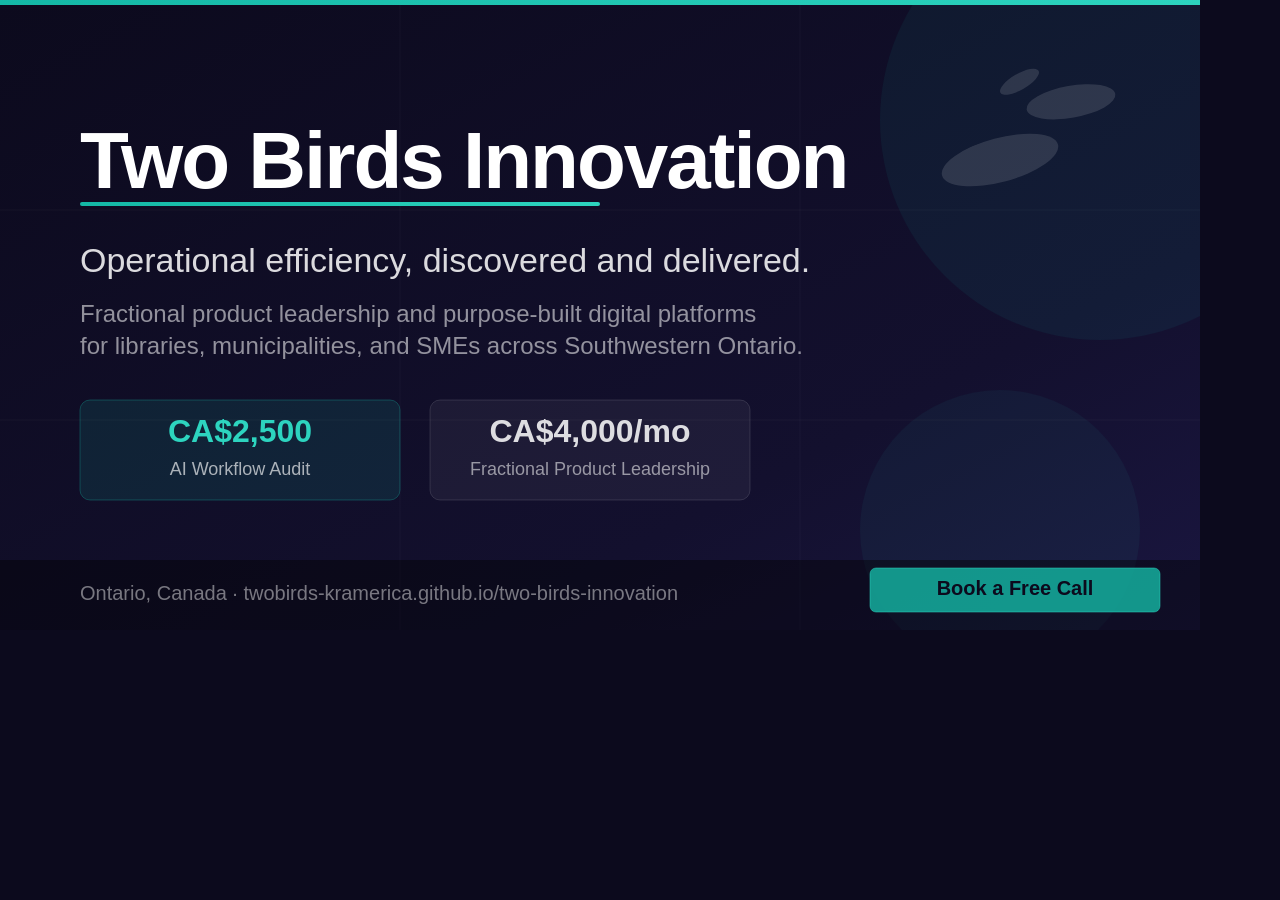
<file: images/export-og-png.html>
<!DOCTYPE html>
<!--
  OG Card PNG Export Tool
  =======================
  HOW TO USE:
  1. Open this file in Chrome
  2. Press F12 → DevTools → Ctrl+Shift+P → type "screenshot"
  3. Choose "Capture full size screenshot"
  4. Save as og-card.png in this same folder
  5. Update index.html og:image from og-card.svg → og-card.png

  WHY: Twitter/X and some LinkedIn clients require PNG. The .svg
  version works on Slack, iMessage, Discord, WhatsApp, and most
  modern link preview renderers. PNG gives full platform coverage.
-->
<html lang="en-CA">
<head>
  <meta charset="UTF-8">
  <meta name="viewport" content="width=1200">
  <title>Export Tool — Two Birds Innovation OG Card</title>
  <style>
    * { margin: 0; padding: 0; box-sizing: border-box; }
    html, body { width: 1200px; height: 630px; overflow: hidden; background: #0c0a1d; }
  </style>
</head>
<body>
  <img src="og-card.svg" width="1200" height="630" alt="OG Card Preview" style="display:block;">
</body>
</html>
</file>
<file: css/style.css>
/* ============================================
   Two Birds Innovation — Company Site
   Deep space design with teal accents
   ============================================ */

/* Skip-to-content link — first focusable element (WCAG 2.4.1) */
.skip-link {
    position: absolute;
    top: -72px;
    left: 8px;
    background: var(--teal-400);
    color: #0c0a1d;
    padding: 12px 16px;
    border-radius: 0 0 6px 6px;
    font-weight: 700;
    z-index: 9999;
    text-decoration: none;
    transition: top 0.2s ease;
}
.skip-link:focus {
    top: 0;
    outline: 3px solid #fff;
    outline-offset: 2px;
}

:root {
    --space-900: #0c0a1d;
    --space-800: #13102e;
    --space-700: #1a1640;
    --space-600: #252050;
    --teal-500: #14b8a6;
    --teal-400: #2dd4bf;
    --teal-300: #5eead4;
    --teal-200: #99f6e4;
    --teal-100: #ccfbf1;
    --white: #ffffff;
    --grey-300: #d1d5db;
    --grey-400: #9ca3af;
    --grey-500: #6b7280;
    --radius: 12px;
    --shadow: 0 2px 8px rgba(0,0,0,0.3);
    --shadow-lg: 0 10px 30px rgba(0,0,0,0.4);
}

*, *::before, *::after {
    margin: 0;
    padding: 0;
    box-sizing: border-box;
}

html {
    scroll-behavior: smooth;
    color-scheme: dark;
}

body {
    font-family: -apple-system, BlinkMacSystemFont, 'Segoe UI', Roboto, 'Helvetica Neue', Arial, sans-serif;
    color: var(--grey-300);
    background: var(--space-900);
    line-height: 1.7;
    font-size: 17px;
}

.container {
    max-width: 1100px;
    margin: 0 auto;
    padding: 0 24px;
}

/* Header */
.site-header {
    position: sticky;
    top: 0;
    z-index: 100;
    background: rgba(12, 10, 29, 0.92);
    backdrop-filter: blur(12px);
    border-bottom: 1px solid rgba(255,255,255,0.06);
    padding: 16px 0;
}

.site-header .container {
    display: flex;
    align-items: center;
    justify-content: space-between;
}

.logo {
    font-size: 1.15rem;
    font-weight: 700;
    color: var(--teal-400);
    text-decoration: none;
}

.main-nav {
    display: flex;
    gap: 28px;
}

.main-nav a {
    color: var(--grey-400);
    text-decoration: none;
    font-size: 0.95rem;
    font-weight: 500;
    transition: color 0.2s;
}

.main-nav a:hover {
    color: var(--teal-400);
}

.nav-toggle {
    display: none;
    background: none;
    border: none;
    font-size: 1.5rem;
    color: var(--white);
    cursor: pointer;
    min-height: 44px;
    min-width: 44px;
}

/* Hero */
.hero {
    padding: 100px 0 80px;
    text-align: center;
    background: radial-gradient(ellipse at top, var(--space-700), var(--space-900));
}

.hero h1 {
    font-size: 3.2rem;
    font-weight: 800;
    color: var(--white);
    line-height: 1.1;
    margin-bottom: 20px;
    letter-spacing: -0.02em;
}

.hero-subtitle {
    font-size: 1.2rem;
    color: var(--grey-400);
    max-width: 640px;
    margin: 0 auto 36px;
    line-height: 1.6;
}

.hero-tagline {
    font-size: 1.15rem;
    color: var(--grey-300);
    margin-top: 0.5rem;
    margin-bottom: 2rem;
}

.hero-cta {
    display: flex;
    gap: 16px;
    justify-content: center;
    flex-wrap: wrap;
}

/* Buttons */
.btn {
    display: inline-block;
    padding: 14px 28px;
    border-radius: 8px;
    font-size: 1rem;
    font-weight: 600;
    text-decoration: none;
    transition: all 0.2s;
    cursor: pointer;
    border: none;
}

.btn-primary {
    background: var(--teal-500);
    color: var(--space-900);
}

.btn-primary:hover {
    background: var(--teal-400);
    transform: translateY(-1px);
    box-shadow: 0 4px 20px rgba(20, 184, 166, 0.3);
}

.btn-secondary {
    background: transparent;
    color: var(--teal-400);
    border: 2px solid var(--teal-500);
}

.btn-secondary:hover {
    background: rgba(20, 184, 166, 0.1);
}

.btn-large {
    padding: 18px 40px;
    font-size: 1.1rem;
}

/* Sections */
.section {
    padding: 80px 0;
}

.section h2 {
    font-size: 2rem;
    font-weight: 700;
    color: var(--white);
    margin-bottom: 16px;
    text-align: center;
}

/* Results Counters */
.results {
    background: var(--space-800);
}

.counters-grid {
    display: grid;
    grid-template-columns: repeat(4, 1fr);
    gap: 24px;
    margin-top: 48px;
}

.counter-card {
    text-align: center;
    padding: 32px 16px;
    background: var(--space-700);
    border-radius: var(--radius);
    border: 1px solid rgba(255,255,255,0.06);
}

.counter-number {
    font-size: 3rem;
    font-weight: 800;
    color: var(--teal-400);
    display: block;
    line-height: 1.1;
}

.counter-suffix {
    font-size: 2rem;
    font-weight: 800;
    color: var(--teal-400);
}

.counter-label {
    display: block;
    margin-top: 8px;
    font-size: 0.9rem;
    color: var(--grey-400);
    line-height: 1.4;
}

.counter-card.animated .counter-number {
    transition: none;
}

/* Services / Pricing */
.services {
    background: var(--space-900);
}

.pricing-grid {
    display: grid;
    grid-template-columns: repeat(2, 1fr);
    gap: 32px;
    max-width: 800px;
    margin: 40px auto 0;
}

.pricing-card {
    background: var(--space-700);
    border-radius: var(--radius);
    padding: 40px 32px;
    text-align: center;
    position: relative;
    border: 1px solid rgba(255,255,255,0.06);
}

/* How We Work — 3-step engagement process */
.steps-lead { text-align: center; color: rgba(255,255,255,0.72); max-width: 640px; margin: 0 auto 40px; }
.steps-grid { display: grid; grid-template-columns: repeat(3, 1fr); gap: 24px; }
.step-card { background: var(--space-700); border-radius: var(--radius); padding: 36px 28px; border: 1px solid rgba(255,255,255,0.06); }
.step-number { width: 40px; height: 40px; border-radius: 100px; background: var(--teal-500); color: var(--space-900); font-weight: 700; font-size: 1.1rem; display: flex; align-items: center; justify-content: center; margin-bottom: 16px; }
.step-card h3 { margin: 0 0 10px; }
.step-card p { color: rgba(255,255,255,0.72); margin: 0; line-height: 1.6; }
@media (max-width: 720px) { .steps-grid { grid-template-columns: 1fr; } }

/* Case study / social proof — honest self-attributed proof (no side-stripe per impeccable audit) */
.case-study { max-width: 760px; margin: 44px auto 0; background: var(--space-700); border: 1px solid rgba(255,255,255,0.06); border-radius: var(--radius); padding: 32px 36px; }
.case-study blockquote { margin: 0; }
.case-study__headline { font-size: 1.15rem; font-weight: 700; color: var(--teal-500); margin: 0 0 12px; }
.case-study blockquote p { color: rgba(255,255,255,0.8); line-height: 1.65; margin: 0; }
.case-study figcaption { margin-top: 16px; color: rgba(255,255,255,0.6); font-weight: 600; font-size: 0.9rem; }

.pricing-card.featured {
    border: 2px solid var(--teal-500);
}

.featured-badge {
    position: absolute;
    top: -14px;
    left: 50%;
    transform: translateX(-50%);
    background: var(--teal-500);
    color: var(--space-900);
    padding: 4px 16px;
    border-radius: 100px;
    font-size: 0.8rem;
    font-weight: 700;
}

.pricing-card h3 {
    font-size: 1.1rem;
    color: var(--grey-400);
    margin-bottom: 8px;
}

.price {
    font-size: 2.8rem;
    font-weight: 800;
    color: var(--white);
    line-height: 1.1;
}

.price-term {
    display: block;
    font-size: 0.9rem;
    color: var(--grey-400);
    margin-bottom: 24px;
}

.pricing-card ul {
    list-style: none;
    text-align: left;
    margin-bottom: 28px;
}

.pricing-card li {
    padding: 8px 0;
    border-bottom: 1px solid rgba(255,255,255,0.06);
    font-size: 0.95rem;
}

.pricing-card li:last-child {
    border-bottom: none;
}

.pricing-card li::before {
    content: '✓ ';
    color: var(--teal-500);
    font-weight: 700;
}

/* Free Tools */
.free-tools {
    background: var(--space-800);
}

.tools-card {
    max-width: 700px;
    margin: 0 auto;
    text-align: center;
    background: linear-gradient(135deg, var(--space-700), var(--space-600));
    border-radius: var(--radius);
    padding: 48px 40px;
    border: 1px solid var(--teal-500);
    box-shadow: 0 0 40px rgba(20, 184, 166, 0.1);
}

.tools-card h2 {
    margin-bottom: 16px;
}

.tools-card p {
    color: var(--grey-300);
    font-size: 1.05rem;
    margin-bottom: 24px;
    line-height: 1.7;
}

.tools-note {
    font-size: 0.85rem;
    color: var(--grey-500);
    margin-top: 12px;
    margin-bottom: 0;
}

/* FAQ */
.faq {
    background: var(--space-900);
}

.faq-list {
    max-width: 700px;
    margin: 40px auto 0;
}

.faq-item {
    border-bottom: 1px solid rgba(255,255,255,0.06);
    padding: 0;
}

.faq-item summary {
    padding: 20px 0;
    font-size: 1.05rem;
    font-weight: 600;
    color: var(--white);
    cursor: pointer;
    list-style: none;
    display: flex;
    justify-content: space-between;
    align-items: center;
}

.faq-item summary::-webkit-details-marker {
    display: none;
}

.faq-item summary::after {
    content: '+';
    font-size: 1.4rem;
    color: var(--teal-500);
    font-weight: 300;
    flex-shrink: 0;
    margin-left: 16px;
}

.faq-item[open] summary::after {
    content: '−';
}

.faq-item p {
    padding: 0 0 20px;
    color: var(--grey-400);
    line-height: 1.7;
}

/* Contact */
.contact {
    background: linear-gradient(135deg, var(--space-700), var(--space-800));
    text-align: center;
}

.contact p {
    color: var(--grey-400);
    font-size: 1.1rem;
    margin-bottom: 24px;
}

.contact-btn {
    margin-bottom: 16px;
}

.contact-note {
    font-size: 0.9rem;
    color: var(--grey-400);
}

.contact-note a {
    color: var(--teal-400);
    text-decoration: none;
}

.contact-note a:hover {
    text-decoration: underline;
}

/* Footer */
.site-footer {
    padding: 24px 0;
    text-align: center;
    border-top: 1px solid rgba(255,255,255,0.06);
    color: var(--grey-400);
    font-size: 0.9rem;
}

.site-footer a {
    color: inherit;
    text-decoration: underline;
}

/* ============================================
   Mobile Responsive
   ============================================ */

@media (max-width: 768px) {
    .main-nav {
        display: none;
        position: absolute;
        top: 100%;
        left: 0;
        right: 0;
        background: var(--space-800);
        flex-direction: column;
        padding: 16px 24px;
        border-bottom: 1px solid rgba(255,255,255,0.06);
    }

    .main-nav.active {
        display: flex;
    }

    .nav-toggle {
        display: block;
    }

    .hero h1 {
        font-size: 2.2rem;
    }

    .counters-grid {
        grid-template-columns: repeat(2, 1fr);
    }

    .pricing-grid {
        grid-template-columns: 1fr;
    }

    .section {
        padding: 60px 0;
    }

    .tools-card {
        padding: 32px 24px;
    }
}

@media (max-width: 420px) {
    body {
        font-size: 16px;
    }

    .hero {
        padding: 60px 0 48px;
    }

    .hero h1 {
        font-size: 1.8rem;
    }

    .hero-subtitle {
        font-size: 1rem;
    }

    .hero-cta {
        flex-direction: column;
        align-items: stretch;
    }

    .hero-cta .btn {
        text-align: center;
    }

    .counters-grid {
        grid-template-columns: 1fr 1fr;
        gap: 16px;
    }

    .counter-number {
        font-size: 2.2rem;
    }

    .section h2 {
        font-size: 1.6rem;
    }

    .price {
        font-size: 2.2rem;
    }

    .pricing-card {
        padding: 28px 20px;
    }

    .tools-card {
        padding: 28px 18px;
    }

    .container {
        padding: 0 16px;
    }

    .btn-large {
        padding: 16px 28px;
        font-size: 1rem;
    }
}

@media (min-width: 1440px) {
    .container {
        max-width: 1200px;
    }

    .hero h1 {
        font-size: 3.8rem;
    }
}

/* ============================================
   Phase 3 styles — moved here from index.html inline <style>
   block 2026-04-21 (S-TBI-STYLE-EXTRACT). No visual change.
   ============================================ */

/* Problem Section */
.problem-grid {
    display: grid;
    grid-template-columns: repeat(auto-fit, minmax(280px, 1fr));
    gap: 2rem;
    margin-top: 2rem;
}
.problem-card {
    background: rgba(255, 255, 255, 0.04);
    border: 1px solid rgba(255, 255, 255, 0.1);
    border-radius: 12px;
    padding: 2rem;
    transition: border-color 0.3s ease, transform 0.2s ease;
}
.problem-card:hover {
    border-color: var(--teal-400);
    transform: translateY(-2px);
}
.problem-card p {
    font-size: 1.1rem;
    line-height: 1.6;
    color: rgba(255, 255, 255, 0.85);
    margin: 0;
}

/* Services upsell note */
.services-note {
    text-align: center;
    margin-top: 2.5rem;
    font-size: 1.1rem;
    color: rgba(255, 255, 255, 0.75);
}
.services-note a {
    color: var(--teal-400);
    text-decoration: underline;
}
.services-note a:hover {
    color: var(--teal-300);
}

/* Tools grid */
.tools-grid {
    display: grid;
    grid-template-columns: repeat(auto-fit, minmax(280px, 1fr));
    gap: 2rem;
    margin-top: 2rem;
}
.tool-card {
    background: rgba(255, 255, 255, 0.04);
    border: 1px solid rgba(255, 255, 255, 0.1);
    border-radius: 12px;
    padding: 2rem;
    display: flex;
    flex-direction: column;
    transition: border-color 0.3s ease, transform 0.2s ease;
}
.tool-card:hover {
    border-color: var(--teal-400);
    transform: translateY(-2px);
}
.tool-card h3 {
    color: #fff;
    margin-top: 0;
    margin-bottom: 0.75rem;
    font-size: 1.3rem;
}
.tool-card p {
    color: rgba(255, 255, 255, 0.8);
    line-height: 1.6;
    flex: 1;
}
.tool-card .tool-link {
    color: var(--teal-400);
    text-decoration: none;
    font-weight: 600;
    margin-top: 1rem;
    display: inline-block;
    transition: color 0.2s ease;
}
.tool-card .tool-link:hover {
    color: var(--teal-300);
}

/* Why Two Birds section */
.why-grid {
    display: grid;
    grid-template-columns: repeat(auto-fit, minmax(280px, 1fr));
    gap: 2rem;
    margin-top: 2rem;
}
.why-card {
    background: rgba(255, 255, 255, 0.04);
    border: 1px solid rgba(255, 255, 255, 0.1);
    border-radius: 12px;
    padding: 2rem;
}
.why-card h3 {
    color: var(--teal-400);
    margin-top: 0;
    margin-bottom: 0.75rem;
    font-size: 1.15rem;
    text-transform: uppercase;
    letter-spacing: 0.05em;
}
.why-card p {
    color: rgba(255, 255, 255, 0.85);
    line-height: 1.7;
    margin: 0;
}

/* About section */
.about-text {
    max-width: 720px;
    margin: 0 auto;
    text-align: center;
    font-size: 1.15rem;
    line-height: 1.7;
    color: rgba(255, 255, 255, 0.85);
}
.about-text.portfolio-evidence {
    font-size: 0.95rem;
    margin-top: 1rem;
    color: rgba(255, 255, 255, 0.65);
}
.about-text.portfolio-evidence a {
    color: var(--teal-400);
    text-decoration: none;
}
.about-text.portfolio-evidence a:hover,
.about-text.portfolio-evidence a:focus-visible {
    text-decoration: underline;
}

/* Contact details */
.contact-details {
    margin-top: 1.5rem;
    color: rgba(255, 255, 255, 0.7);
    font-size: 1rem;
}
.contact-details a {
    color: var(--teal-400);
    text-decoration: none;
}
.contact-details a:hover {
    color: var(--teal-300);
    text-decoration: underline;
}

/* Phase-3 mobile responsive */
@media (max-width: 768px) {
    .container { padding: 0 16px; }
    .section { padding: 3rem 0; }
    h1 { font-size: 2rem; }
    h2 { font-size: 1.5rem; }
    .services-grid, .tools-grid, .why-grid { display: block; }
    .service-card, .tool-card, .why-card { margin-bottom: 1rem; }
    .nav-links { display: none; }
    .btn { min-height: 44px; font-size: 1rem; display: block; width: 100%; text-align: center; }
    .faq-list { padding: 0; }
    details summary { min-height: 44px; padding: 12px 0; }
    img, iframe { max-width: 100%; height: auto; }
}

@media (max-width: 375px) {
    body { font-size: 16px; overflow-x: hidden; }
    .container { padding: 0 12px; }
    h1 { font-size: 1.6rem; word-wrap: break-word; }
    .section { padding: 2rem 0; }
    .btn-primary { padding: 14px 20px; font-size: 1.1rem; }
}

/* ============================================
   Work With Us section (extracted from inline styles)
   ============================================ */
.section-work-with-us {
    background: #0f1a30;
    color: var(--white);
    text-align: center;
}

.section-work-with-us h2 {
    color: var(--white);
}

.section-work-with-us__inner {
    max-width: 700px;
}

.section-work-with-us__bio {
    font-size: 1.1rem;
    line-height: 1.7;
    margin-bottom: 1.5rem;
    opacity: 0.9;
}

.section-work-with-us__skills {
    font-size: 1rem;
    margin-bottom: 2rem;
    opacity: 0.75;
}

.btn-profile {
    display: inline-block;
    background: var(--white);
    color: #0f1a30;
    padding: 0.85rem 2.5rem;
    border-radius: 50px;
    font-weight: 700;
    text-decoration: none;
    font-size: 1rem;
    transition: opacity 0.2s;
}

.btn-profile:hover {
    opacity: 0.9;
}

/* ============================================
   S-TBI-REDESIGN-FABLE — hero split + products + who we serve
   ============================================ */

:root {
    --gold: #C9A84C;
    --gold-dark: #a8872e;
}

/* Hero: override center alignment, new split layout */
.hero {
    padding: 80px 0;
    text-align: left;
    background: radial-gradient(ellipse at 25% 50%, var(--space-700) 0%, var(--space-900) 65%);
}

.hero-split {
    display: grid;
    grid-template-columns: 1fr 1fr;
    gap: 64px;
    align-items: center;
}

.hero-content {
    max-width: 520px;
}

.hero-eyebrow {
    font-size: 0.78rem;
    font-weight: 700;
    letter-spacing: 0.08em;
    text-transform: uppercase;
    color: var(--teal-400);
    margin-bottom: 16px;
}

.hero h1 {
    font-size: clamp(1.7rem, 3.5vw, 2.5rem);
    font-weight: 800;
    letter-spacing: -0.03em;
    text-wrap: balance;
    margin-bottom: 20px;
}

.hero-sub {
    font-size: 1.05rem;
    color: var(--grey-400);
    line-height: 1.7;
    margin-bottom: 32px;
    max-width: 460px;
}

.hero-cta {
    justify-content: flex-start;
}

/* Browser mockup */
.hero-browser {
    background: var(--space-800);
    border-radius: 12px;
    border: 1px solid rgba(255,255,255,0.08);
    overflow: hidden;
    box-shadow: 0 32px 64px rgba(0,0,0,0.6), 0 0 0 1px rgba(255,255,255,0.04);
}

.hero-browser-bar {
    background: var(--space-700);
    padding: 10px 14px;
    display: flex;
    align-items: center;
    gap: 6px;
    border-bottom: 1px solid rgba(255,255,255,0.06);
}

.hero-browser-dot {
    width: 9px;
    height: 9px;
    border-radius: 50%;
    background: rgba(255,255,255,0.12);
    flex-shrink: 0;
}

.hero-browser-body {
    padding: 24px;
}

.hero-mockup-label {
    font-size: 0.65rem;
    font-weight: 700;
    letter-spacing: 0.1em;
    text-transform: uppercase;
    color: var(--teal-400);
    margin: 0 0 12px;
}

.hero-mockup-module {
    font-size: 0.95rem;
    font-weight: 700;
    color: var(--white);
    margin: 0 0 14px;
}

.hero-mockup-progress {
    height: 4px;
    background: var(--space-600);
    border-radius: 2px;
    margin-bottom: 16px;
    position: relative;
}

.hero-mockup-progress-fill {
    position: absolute;
    left: 0; top: 0; bottom: 0;
    width: 33%;
    background: var(--teal-500);
    border-radius: 2px;
}

.hero-mockup-line {
    height: 8px;
    background: rgba(255,255,255,0.07);
    border-radius: 4px;
    margin-bottom: 8px;
}

.hero-mockup-line.short {
    width: 55%;
}

.hero-mockup-step-row {
    display: flex;
    gap: 6px;
    margin-top: 16px;
}

.hero-mockup-step {
    width: 10px;
    height: 10px;
    border-radius: 50%;
    border: 2px solid rgba(255,255,255,0.2);
    background: transparent;
    flex-shrink: 0;
}

.hero-mockup-step.done {
    background: var(--teal-500);
    border-color: var(--teal-500);
}

.hero-mockup-step.current {
    background: var(--teal-500);
    border-color: var(--teal-500);
    transform: scale(1.3);
}

/* Section sub-heading */
.section-sub {
    text-align: center;
    color: var(--grey-400);
    font-size: 1.05rem;
    max-width: 640px;
    margin: 0 auto 0;
    line-height: 1.6;
}

/* Products grid */
.products-grid {
    display: grid;
    grid-template-columns: repeat(3, 1fr);
    gap: 24px;
    margin-top: 48px;
}

.product-card {
    background: var(--space-800);
    border-radius: 12px;
    border-top: 3px solid transparent;
    padding: 28px;
    display: flex;
    flex-direction: column;
    gap: 10px;
}

.product-card-dcc {
    border-top-color: var(--teal-500);
}

.product-card-clarity {
    border-top-color: var(--grey-300);
}

.product-card-kevcasa {
    border-top-color: var(--gold);
}

.product-card-label {
    font-size: 0.72rem;
    font-weight: 700;
    letter-spacing: 0.08em;
    text-transform: uppercase;
    margin: 0;
}

.product-card-dcc .product-card-label { color: var(--teal-400); }
.product-card-clarity .product-card-label { color: var(--grey-300); }
.product-card-kevcasa .product-card-label { color: var(--gold); }

.product-card h3 {
    font-size: 1.15rem;
    font-weight: 700;
    color: var(--white);
    margin: 0;
}

.product-card p {
    color: var(--grey-400);
    font-size: 0.92rem;
    line-height: 1.65;
    flex: 1;
    margin: 0;
}

.product-link {
    color: var(--teal-400);
    text-decoration: none;
    font-weight: 600;
    font-size: 0.9rem;
    margin-top: 4px;
    display: inline-block;
}

.product-link:hover {
    color: var(--teal-300);
}

.product-link-off {
    color: var(--grey-400);
    font-weight: 500;
}

.stage-badge {
    align-self: flex-start;
    font-size: 0.7rem;
    font-weight: 700;
    letter-spacing: 0.06em;
    text-transform: uppercase;
    padding: 3px 10px;
    border-radius: 999px;
    border: 1px solid currentColor;
}

.stage-beta { color: var(--teal-400); }
.stage-alpha { color: var(--gold); }

/* Who We Serve */
.section-serve {
    background: var(--space-800);
}

.serve-grid {
    display: grid;
    grid-template-columns: repeat(3, 1fr);
    gap: 32px;
    margin-top: 48px;
    text-align: center;
}

.serve-item {
    display: flex;
    flex-direction: column;
    align-items: center;
    gap: 12px;
}

.serve-icon {
    width: 36px;
    height: 36px;
    color: var(--teal-400);
    flex-shrink: 0;
}

.serve-label {
    font-size: 1rem;
    font-weight: 700;
    color: var(--white);
}

.serve-desc {
    font-size: 0.9rem;
    color: var(--grey-400);
    line-height: 1.6;
    margin: 0;
}

/* Responsive overrides for new sections */
@media (max-width: 900px) {
    .hero-split {
        grid-template-columns: 1fr;
        gap: 40px;
    }

    .hero-content {
        max-width: 100%;
    }

    .hero-media {
        max-width: 480px;
        margin: 0 auto;
        width: 100%;
    }

    .products-grid {
        grid-template-columns: 1fr;
        max-width: 480px;
        margin-left: auto;
        margin-right: auto;
    }

    .serve-grid {
        grid-template-columns: 1fr;
        text-align: left;
        max-width: 480px;
        margin-left: auto;
        margin-right: auto;
    }

    .serve-item {
        flex-direction: row;
        align-items: flex-start;
        text-align: left;
    }
}

/* Visible keyboard focus (closes PRODUCT.md a11y gap: no :focus-visible styles) */
a:focus-visible,
button:focus-visible,
summary:focus-visible {
    outline: 3px solid var(--teal-300);
    outline-offset: 2px;
}

@media (max-width: 375px) {
    .hero h1 {
        font-size: 1.55rem;
    }

    .hero-cta {
        flex-direction: column;
        align-items: stretch;
    }

    .hero-cta .btn {
        text-align: center;
    }

    .hero-media {
        display: none;
    }
}

/* Prevent OS/browser dark-mode auto-inversion — this site is already a
   dark (deep-space) palette with no light variant, so belt-and-suspenders
   forces the same colours under a light OS preference too. */
@media (prefers-color-scheme: light) {
    body {
        background: var(--space-900);
        color: var(--grey-300);
    }
}
</file>
<file: v2-lab/css/tokens.css>
/* ============================================================================
   Two Birds Innovation v2 — Design tokens  ·  "Signal" identity (2026-07-03)
   ----------------------------------------------------------------------------
   Typeface pairing (self-hosted, SIL OFL — see fonts/LICENSES.md):
     Display / headings:  Space Grotesk (variable 300-700)
     Body / UI:           IBM Plex Sans (variable 100-700, + italic)
   Distinct from every other Two Birds product:
     DCC = Merriweather + Source Sans 3 · Clarity = Fraunces + Inter
     Career Coach = DM Serif Display + DM Sans · aaron-patzalek = Bricolage + Inter
     KevsCasa = Bricolage + Figtree · Elite Karate = Oswald

   VERIFIED WCAG 2.2 AA CONTRAST (computed 2026-07-03, WCAG relative luminance)
   LIGHT THEME
     text       #14202E on bg      #F7F9FC  → 15.61:1  (AAA)
     text       #14202E on surface #FFFFFF  → 16.46:1  (AAA)
     muted      #46586C on bg      #F7F9FC  →  6.93:1  (AA+)
     muted      #46586C on surface #FFFFFF  →  7.31:1  (AAA)
     link/accent #0B665C on bg     #F7F9FC  →  6.49:1  (AA+)
     link       #0B665C on white            →  6.84:1  (AA+)
     badge text #0B665C on fill    #DDF3EE  →  5.91:1  (AA+)
     button text #04201C on teal   #2DD4BF  →  9.18:1  (AAA)
     hero text  #E7ECF4 on navy    #0B1120  → 15.87:1  (AAA)
     focus ring #8A5A00 vs bg      #F7F9FC  →  5.62:1  (3:1 required — passes)
   DARK THEME
     text       #E7ECF4 on bg      #0B1120  → 15.87:1  (AAA)
     text       #E7ECF4 on surface #141E32  → 14.03:1  (AAA)
     muted      #A7B4C6 on bg      #0B1120  →  8.95:1  (AAA)
     muted      #A7B4C6 on surface #141E32  →  7.92:1  (AAA)
     link/accent #4EE0CB on bg     #0B1120  → 11.52:1  (AAA)
     link       #4EE0CB on surface #141E32  → 10.19:1  (AAA)
     badge text #7DE8D8 on fill    #123230  →  9.45:1  (AAA)
     button text #04201C on teal   #2DD4BF  →  9.18:1  (AAA)
     focus ring #F0B429 vs bg      #0B1120  → 10.10:1
   Bright teal #2DD4BF is DECORATIVE + solid-button-fill only, never text
   on light surfaces (2.02:1 vs white as text — banned).
   ========================================================================== */

@font-face {
  font-family: 'Space Grotesk';
  src: url('../fonts/space-grotesk/space-grotesk-latin.woff2') format('woff2');
  font-weight: 300 700;
  font-style: normal;
  font-display: swap;
}
@font-face {
  font-family: 'IBM Plex Sans';
  src: url('../fonts/ibm-plex-sans/ibm-plex-sans-var-latin.woff2') format('woff2');
  font-weight: 100 700;
  font-style: normal;
  font-display: swap;
}
@font-face {
  font-family: 'IBM Plex Sans';
  src: url('../fonts/ibm-plex-sans/ibm-plex-sans-italic-var-latin.woff2') format('woff2');
  font-weight: 100 700;
  font-style: italic;
  font-display: swap;
}

:root {
  color-scheme: light;

  /* Surfaces */
  --bg:            #F7F9FC;
  --surface:       #FFFFFF;
  --surface-tint:  #EDF2F8;   /* subtle cool tint for alternating sections */
  --ink-panel:     #0B1120;   /* deep-space navy panel (hero, header, footer) */
  --ink-panel-2:   #101A30;   /* raised card on navy */

  /* Text */
  --text:          #14202E;
  --text-muted:    #46586C;
  --text-on-ink:   #E7ECF4;   /* text on navy panels — both themes */
  --muted-on-ink:  #A7B4C6;

  /* Brand accent — teal */
  --accent:        #0B665C;   /* text-safe teal on light (6.5:1) */
  --accent-bright: #2DD4BF;   /* decorative + button fill only */
  --accent-fill:   #DDF3EE;   /* tinted badge/chip fill */
  --accent-on-fill:#0B665C;
  --btn-text:      #04201C;   /* on --accent-bright, 9.2:1 */

  --link:          #0B665C;
  --link-hover:    #084B44;

  /* Structure */
  --border:        #D8E0EA;
  --border-strong: #AEBCCC;
  --border-on-ink: rgba(231, 236, 244, 0.14);

  /* Focus (WCAG 2.4.13) */
  --focus:         #8A5A00;

  /* Type */
  --font-display: 'Space Grotesk', 'Segoe UI', 'Helvetica Neue', Arial, sans-serif;
  --font-body:    'IBM Plex Sans', 'Segoe UI', 'Helvetica Neue', Arial, sans-serif;

  --step--1: clamp(0.89rem, 0.85rem + 0.2vw, 0.95rem);
  --step-0:  clamp(1.06rem, 1rem + 0.25vw, 1.13rem);
  --step-1:  clamp(1.25rem, 1.15rem + 0.5vw, 1.45rem);
  --step-2:  clamp(1.55rem, 1.35rem + 1vw, 2rem);
  --step-3:  clamp(2rem, 1.6rem + 2vw, 2.9rem);
  --step-4:  clamp(2.5rem, 1.9rem + 3vw, 3.9rem);

  /* Space (4px base) */
  --s1: 0.25rem; --s2: 0.5rem; --s3: 0.75rem; --s4: 1rem;
  --s5: 1.5rem;  --s6: 2rem;   --s8: 3rem;    --s10: 4rem; --s12: 6rem;

  /* Shape + depth */
  --radius-sm: 6px;
  --radius:    12px;
  --radius-lg: 18px;
  --shadow-sm: 0 1px 3px rgba(11, 17, 32, 0.08);
  --shadow-md: 0 4px 16px rgba(11, 17, 32, 0.10);
  --shadow-lg: 0 12px 36px rgba(11, 17, 32, 0.16);

  /* Motion */
  --ease: cubic-bezier(0.22, 0.61, 0.36, 1);
  --dur-1: 140ms;
  --dur-2: 260ms;

  --container: 1120px;
}

/* Dark theme — explicit toggle */
:root[data-theme="dark"] {
  color-scheme: dark;

  --bg:            #0B1120;
  --surface:       #141E32;
  --surface-tint:  #101A30;
  --ink-panel:     #070C18;
  --ink-panel-2:   #101A30;

  --text:          #E7ECF4;
  --text-muted:    #A7B4C6;
  --text-on-ink:   #E7ECF4;
  --muted-on-ink:  #A7B4C6;

  --accent:        #4EE0CB;   /* text-safe teal on dark (11.5:1) */
  --accent-fill:   #123230;
  --accent-on-fill:#7DE8D8;

  --link:          #4EE0CB;
  --link-hover:    #8FEEDF;

  --border:        #263450;
  --border-strong: #3B4C6E;
  --border-on-ink: rgba(231, 236, 244, 0.14);

  --focus:         #F0B429;

  --shadow-sm: 0 1px 3px rgba(0, 0, 0, 0.4);
  --shadow-md: 0 4px 16px rgba(0, 0, 0, 0.45);
  --shadow-lg: 0 12px 36px rgba(0, 0, 0, 0.55);
}

/* Dark theme — system preference, when no explicit choice stored */
@media (prefers-color-scheme: dark) {
  :root:not([data-theme="light"]):not([data-theme="dark"]) {
    color-scheme: dark;

    --bg:            #0B1120;
    --surface:       #141E32;
    --surface-tint:  #101A30;
    --ink-panel:     #070C18;
    --ink-panel-2:   #101A30;

    --text:          #E7ECF4;
    --text-muted:    #A7B4C6;
    --text-on-ink:   #E7ECF4;
    --muted-on-ink:  #A7B4C6;

    --accent:        #4EE0CB;
    --accent-fill:   #123230;
    --accent-on-fill:#7DE8D8;

    --link:          #4EE0CB;
    --link-hover:    #8FEEDF;

    --border:        #263450;
    --border-strong: #3B4C6E;

    --focus:         #F0B429;

    --shadow-sm: 0 1px 3px rgba(0, 0, 0, 0.4);
    --shadow-md: 0 4px 16px rgba(0, 0, 0, 0.45);
    --shadow-lg: 0 12px 36px rgba(0, 0, 0, 0.55);
  }
}

@media (prefers-reduced-motion: reduce) {
  :root {
    --dur-1: 0ms;
    --dur-2: 0ms;
  }
  html { scroll-behavior: auto !important; }
}
</file>
